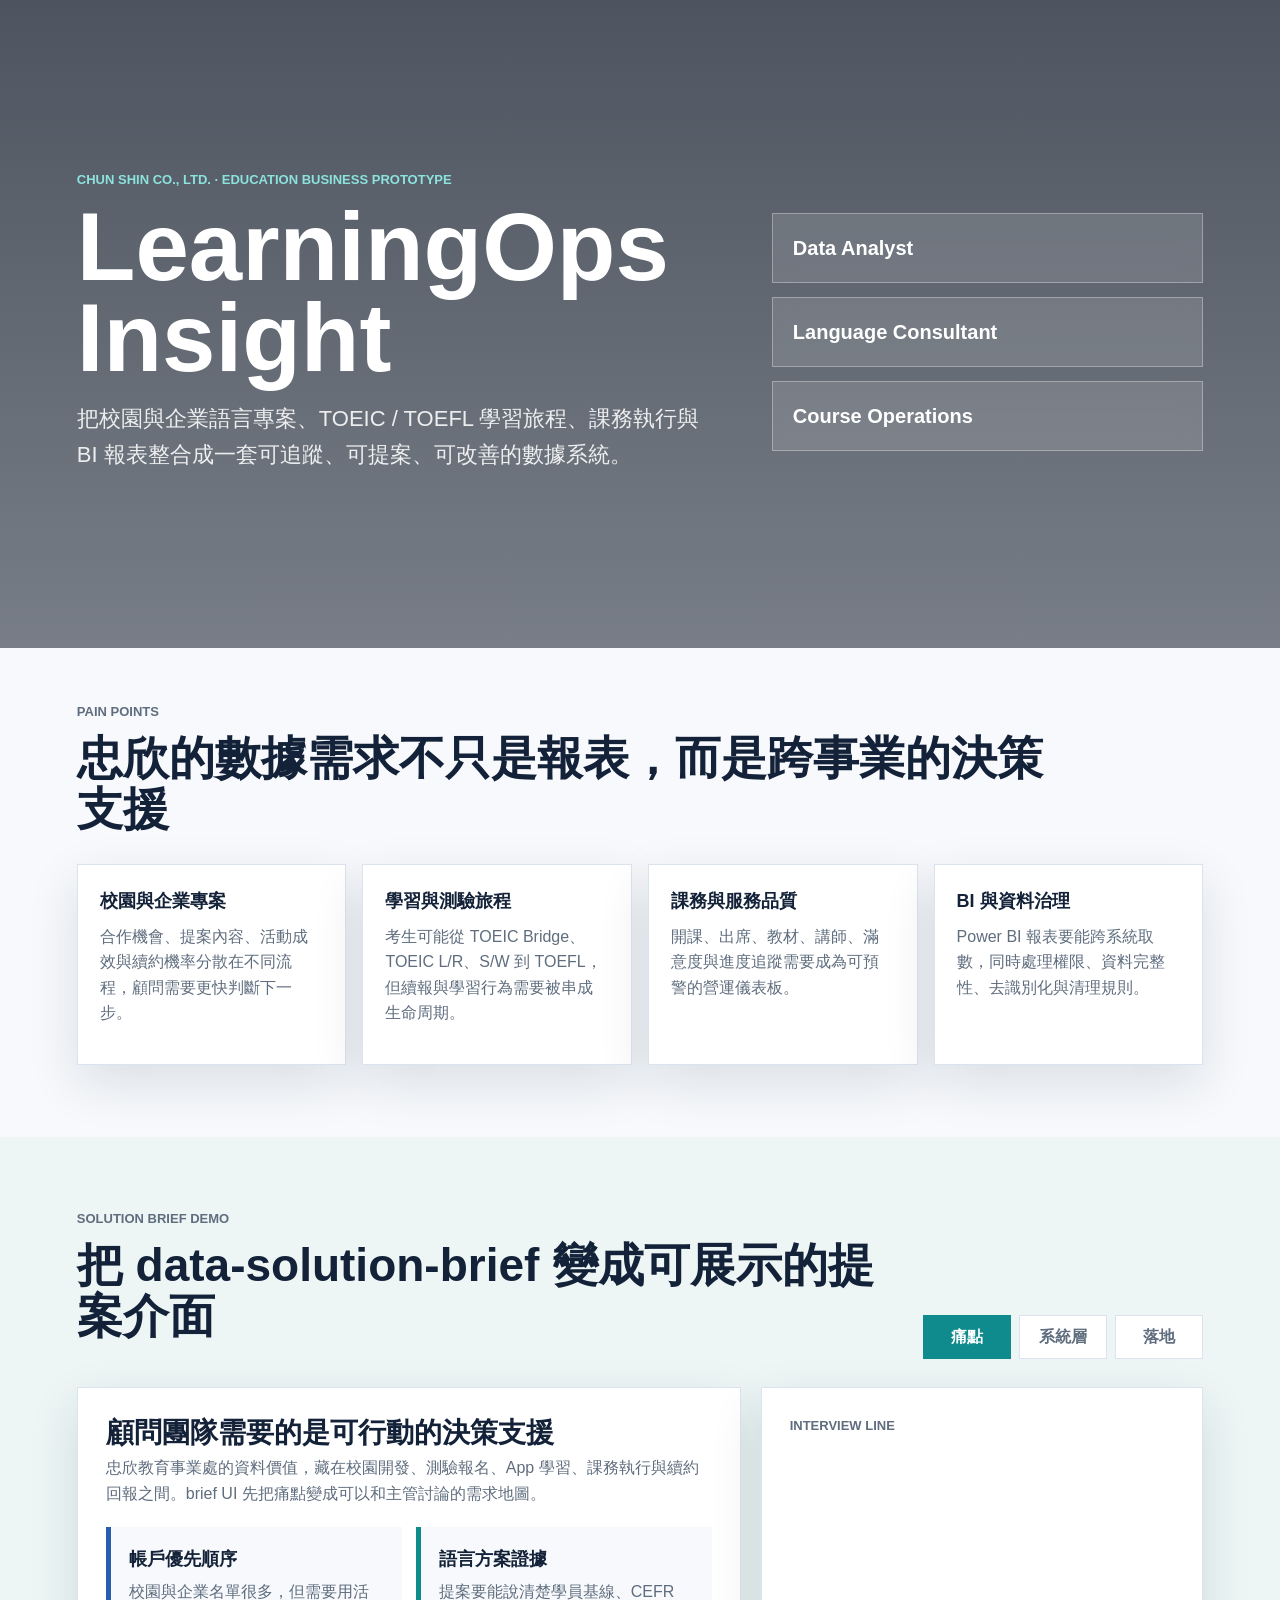
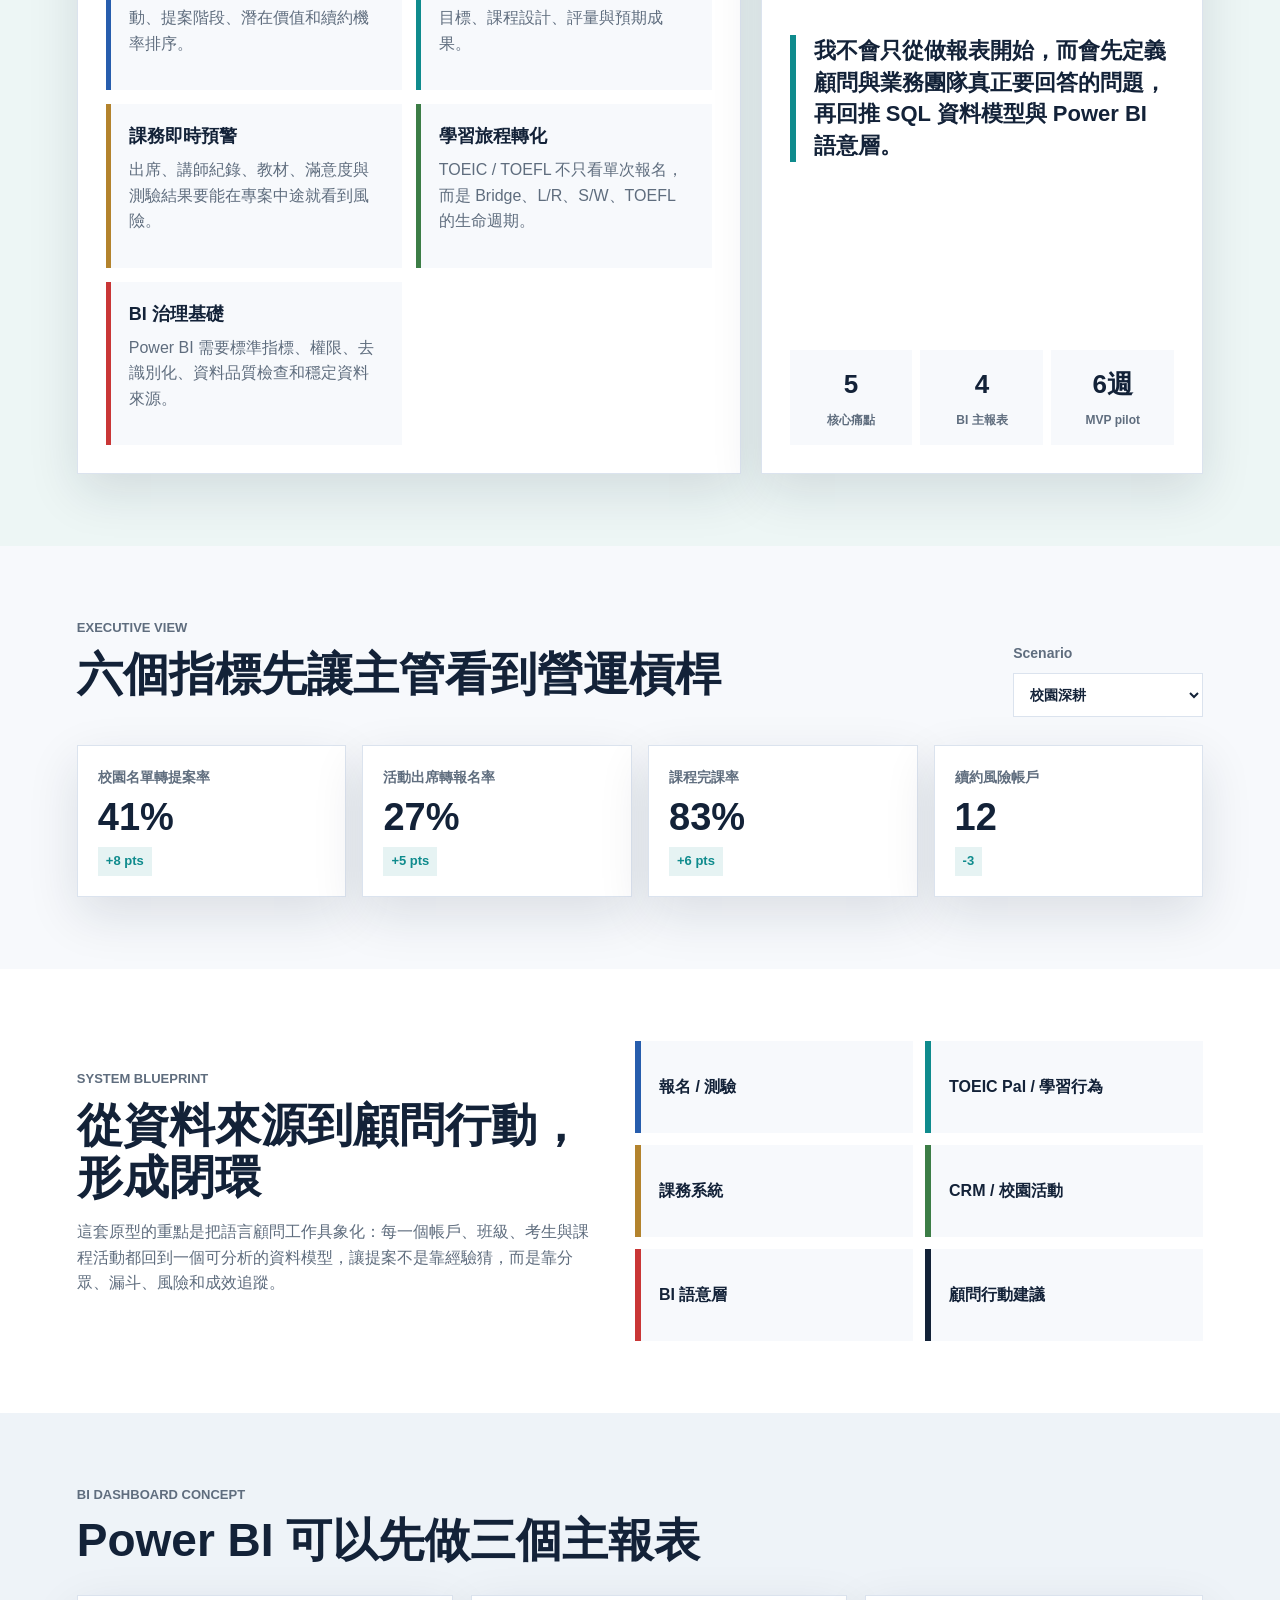
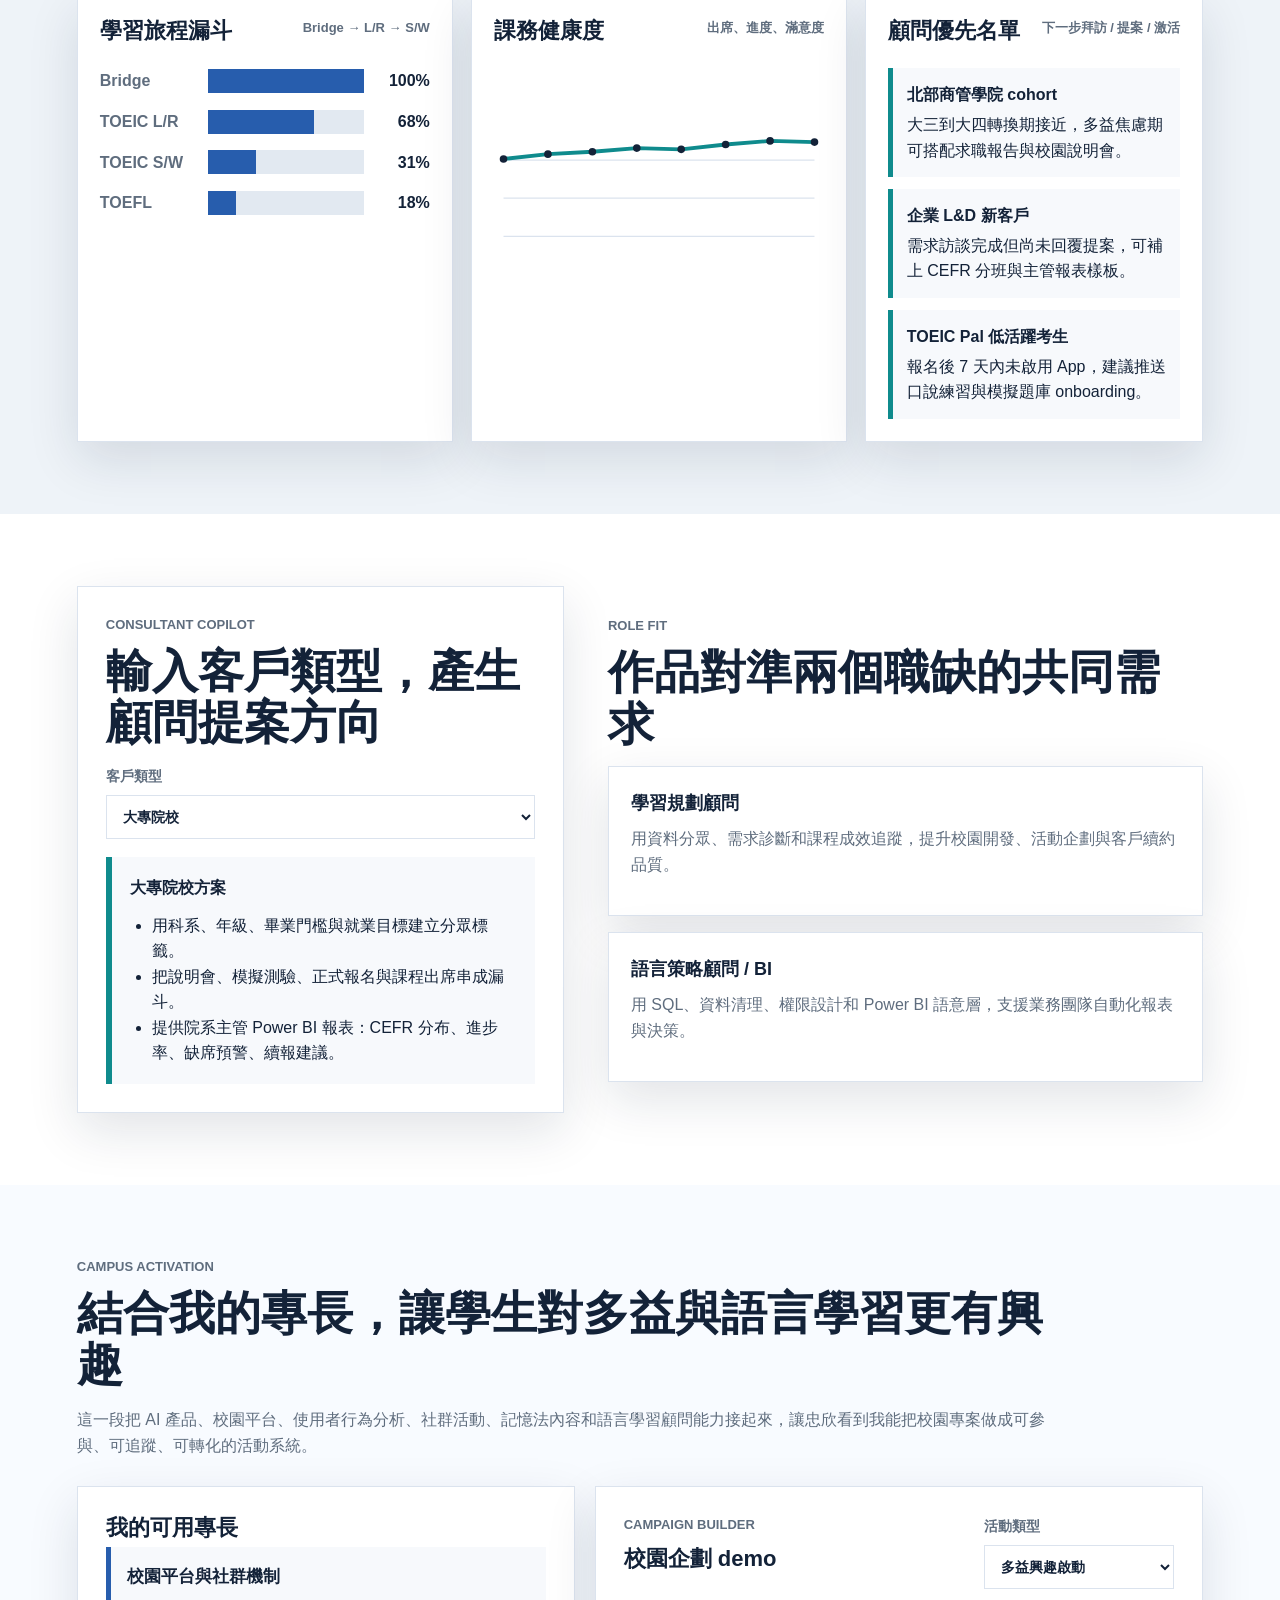
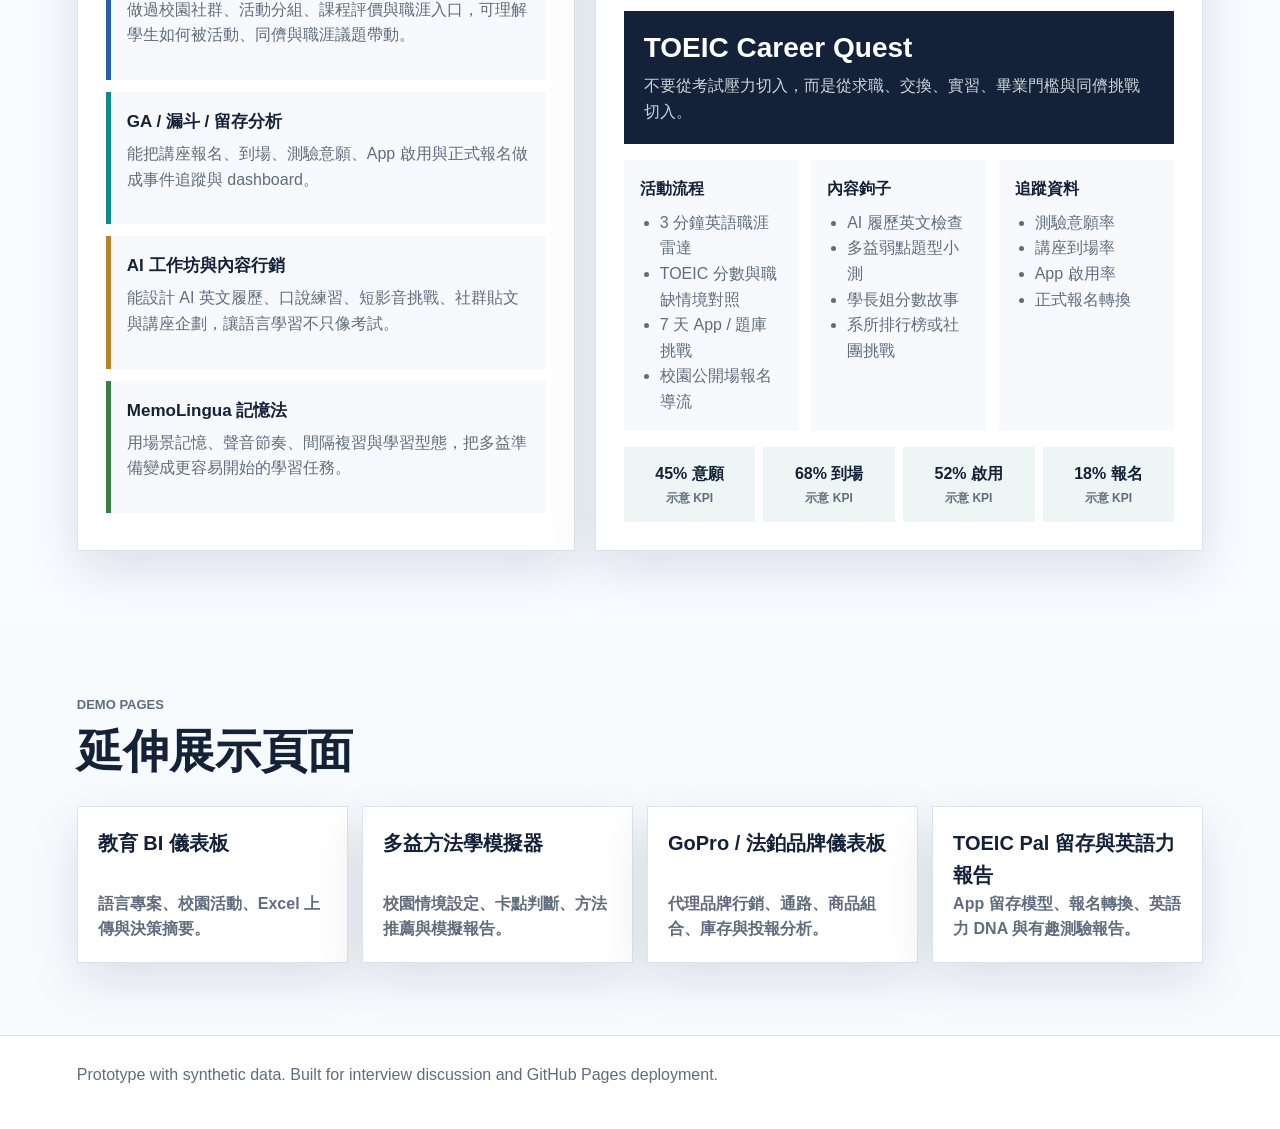
<file: index.html>
<!doctype html>
<html lang="zh-Hant">
  <head>
    <meta charset="utf-8" />
    <meta name="viewport" content="width=device-width, initial-scale=1" />
    <title>Chun Shin LearningOps Insight</title>
    <link rel="stylesheet" href="./styles.css" />
  </head>
  <body>
    <header class="site-header">
      <div>
        <p class="eyebrow">Chun Shin Co., Ltd. · Education Business Prototype</p>
        <h1>LearningOps Insight</h1>
        <p class="lede">
          把校園與企業語言專案、TOEIC / TOEFL 學習旅程、課務執行與 BI 報表整合成一套可追蹤、可提案、可改善的數據系統。
        </p>
      </div>
      <div class="header-panel" aria-label="Solution focus">
        <span>Data Analyst</span>
        <span>Language Consultant</span>
        <span>Course Operations</span>
      </div>
    </header>

    <main>
      <section class="section section-tight">
        <div class="section-heading">
          <p class="eyebrow">Pain Points</p>
          <h2>忠欣的數據需求不只是報表，而是跨事業的決策支援</h2>
        </div>
        <div class="pain-grid">
          <article>
            <strong>校園與企業專案</strong>
            <p>合作機會、提案內容、活動成效與續約機率分散在不同流程，顧問需要更快判斷下一步。</p>
          </article>
          <article>
            <strong>學習與測驗旅程</strong>
            <p>考生可能從 TOEIC Bridge、TOEIC L/R、S/W 到 TOEFL，但續報與學習行為需要被串成生命周期。</p>
          </article>
          <article>
            <strong>課務與服務品質</strong>
            <p>開課、出席、教材、講師、滿意度與進度追蹤需要成為可預警的營運儀表板。</p>
          </article>
          <article>
            <strong>BI 與資料治理</strong>
            <p>Power BI 報表要能跨系統取數，同時處理權限、資料完整性、去識別化與清理規則。</p>
          </article>
        </div>
      </section>

      <section class="section brief-section" id="solutionBrief">
        <div class="section-heading row-heading">
          <div>
            <p class="eyebrow">Solution Brief Demo</p>
            <h2>把 data-solution-brief 變成可展示的提案介面</h2>
          </div>
          <div class="brief-tabs" role="tablist" aria-label="Solution brief sections">
            <button class="brief-tab active" type="button" data-brief-tab="pain">痛點</button>
            <button class="brief-tab" type="button" data-brief-tab="system">系統層</button>
            <button class="brief-tab" type="button" data-brief-tab="roadmap">落地</button>
          </div>
        </div>
        <div class="brief-shell">
          <div class="brief-panel" id="briefPanel" aria-live="polite"></div>
          <aside class="brief-aside">
            <p class="eyebrow">Interview Line</p>
            <blockquote>
              我不會只從做報表開始，而會先定義顧問與業務團隊真正要回答的問題，再回推 SQL 資料模型與 Power BI 語意層。
            </blockquote>
            <div class="brief-stats">
              <div>
                <strong>5</strong>
                <span>核心痛點</span>
              </div>
              <div>
                <strong>4</strong>
                <span>BI 主報表</span>
              </div>
              <div>
                <strong>6週</strong>
                <span>MVP pilot</span>
              </div>
            </div>
          </aside>
        </div>
      </section>

      <section class="section">
        <div class="section-heading row-heading">
          <div>
            <p class="eyebrow">Executive View</p>
            <h2>六個指標先讓主管看到營運槓桿</h2>
          </div>
          <label class="selector-label">
            Scenario
            <select id="scenarioSelect">
              <option value="campus">校園深耕</option>
              <option value="enterprise">企業專案</option>
              <option value="consumer">大眾考生</option>
            </select>
          </label>
        </div>
        <div class="kpi-grid" id="kpiGrid" aria-live="polite"></div>
      </section>

      <section class="section split">
        <div>
          <p class="eyebrow">System Blueprint</p>
          <h2>從資料來源到顧問行動，形成閉環</h2>
          <p>
            這套原型的重點是把語言顧問工作具象化：每一個帳戶、班級、考生與課程活動都回到一個可分析的資料模型，讓提案不是靠經驗猜，而是靠分眾、漏斗、風險和成效追蹤。
          </p>
        </div>
        <div class="flow" aria-label="Data flow">
          <div>報名 / 測驗</div>
          <div>TOEIC Pal / 學習行為</div>
          <div>課務系統</div>
          <div>CRM / 校園活動</div>
          <div>BI 語意層</div>
          <div>顧問行動建議</div>
        </div>
      </section>

      <section class="section dashboard-section">
        <div class="section-heading">
          <p class="eyebrow">BI Dashboard Concept</p>
          <h2>Power BI 可以先做三個主報表</h2>
        </div>
        <div class="dashboard-grid">
          <article class="chart-card">
            <div class="card-head">
              <h3>學習旅程漏斗</h3>
              <span>Bridge → L/R → S/W</span>
            </div>
            <div id="funnelChart" class="bar-chart"></div>
          </article>
          <article class="chart-card">
            <div class="card-head">
              <h3>課務健康度</h3>
              <span>出席、進度、滿意度</span>
            </div>
            <div id="courseChart" class="line-chart"></div>
          </article>
          <article class="chart-card">
            <div class="card-head">
              <h3>顧問優先名單</h3>
              <span>下一步拜訪 / 提案 / 激活</span>
            </div>
            <ul id="priorityList" class="priority-list"></ul>
          </article>
        </div>
      </section>

      <section class="section split reverse">
        <div class="recommendation-panel">
          <p class="eyebrow">Consultant Copilot</p>
          <h2>輸入客戶類型，產生顧問提案方向</h2>
          <label>
            客戶類型
            <select id="clientType">
              <option value="university">大專院校</option>
              <option value="enterprise">企業 HR / L&D</option>
              <option value="highschool">高中職 / 技職體系</option>
            </select>
          </label>
          <div id="recommendation" class="recommendation"></div>
        </div>
        <div>
          <p class="eyebrow">Role Fit</p>
          <h2>作品對準兩個職缺的共同需求</h2>
          <div class="role-list">
            <div>
              <strong>學習規劃顧問</strong>
              <p>用資料分眾、需求診斷和課程成效追蹤，提升校園開發、活動企劃與客戶續約品質。</p>
            </div>
            <div>
              <strong>語言策略顧問 / BI</strong>
              <p>用 SQL、資料清理、權限設計和 Power BI 語意層，支援業務團隊自動化報表與決策。</p>
            </div>
          </div>
        </div>
      </section>

      <section class="section campus-section" id="campusActivation">
        <div class="section-heading">
          <p class="eyebrow">Campus Activation</p>
          <h2>結合我的專長，讓學生對多益與語言學習更有興趣</h2>
          <p>
            這一段把 AI 產品、校園平台、使用者行為分析、社群活動、記憶法內容和語言學習顧問能力接起來，讓忠欣看到我能把校園專案做成可參與、可追蹤、可轉化的活動系統。
          </p>
        </div>

        <div class="campus-grid">
          <div class="expertise-panel">
            <h3>我的可用專長</h3>
            <div class="expertise-list">
              <article>
                <strong>校園平台與社群機制</strong>
                <p>做過校園社群、活動分組、課程評價與職涯入口，可理解學生如何被活動、同儕與職涯議題帶動。</p>
              </article>
              <article>
                <strong>GA / 漏斗 / 留存分析</strong>
                <p>能把講座報名、到場、測驗意願、App 啟用與正式報名做成事件追蹤與 dashboard。</p>
              </article>
              <article>
                <strong>AI 工作坊與內容行銷</strong>
                <p>能設計 AI 英文履歷、口說練習、短影音挑戰、社群貼文與講座企劃，讓語言學習不只像考試。</p>
              </article>
              <article>
                <strong>MemoLingua 記憶法</strong>
                <p>用場景記憶、聲音節奏、間隔複習與學習型態，把多益準備變成更容易開始的學習任務。</p>
              </article>
            </div>
          </div>

          <div class="campaign-panel">
            <div class="card-head">
              <div>
                <p class="eyebrow">Campaign Builder</p>
                <h3>校園企劃 demo</h3>
              </div>
              <label class="selector-label">
                活動類型
                <select id="campaignType">
                  <option value="toeic">多益興趣啟動</option>
                  <option value="lecture">XX 語言講座</option>
                  <option value="club">社團合作企劃</option>
                  <option value="memory">記憶學習工作坊</option>
                </select>
              </label>
            </div>
            <div id="campaignDetail" class="campaign-detail" aria-live="polite"></div>
          </div>
        </div>
      </section>

      <section class="section demo-links-section">
        <div class="section-heading">
          <p class="eyebrow">Demo Pages</p>
          <h2>延伸展示頁面</h2>
        </div>
        <div class="demo-links">
          <a href="./bi-dashboard.html">
            <strong>教育 BI 儀表板</strong>
            <span>語言專案、校園活動、Excel 上傳與決策摘要。</span>
          </a>
          <a href="./method-simulator-dashboard.html">
            <strong>多益方法學模擬器</strong>
            <span>校園情境設定、卡點判斷、方法推薦與模擬報告。</span>
          </a>
          <a href="./brand-dashboard.html">
            <strong>GoPro / 法鉑品牌儀表板</strong>
            <span>代理品牌行銷、通路、商品組合、庫存與投報分析。</span>
          </a>
          <a href="./toeic-pal-report.html">
            <strong>TOEIC Pal 留存與英語力報告</strong>
            <span>App 留存模型、報名轉換、英語力 DNA 與有趣測驗報告。</span>
          </a>
        </div>
      </section>
    </main>

    <footer>
      <p>Prototype with synthetic data. Built for interview discussion and GitHub Pages deployment.</p>
    </footer>

    <script src="./app.js"></script>
  </body>
</html>
</file>
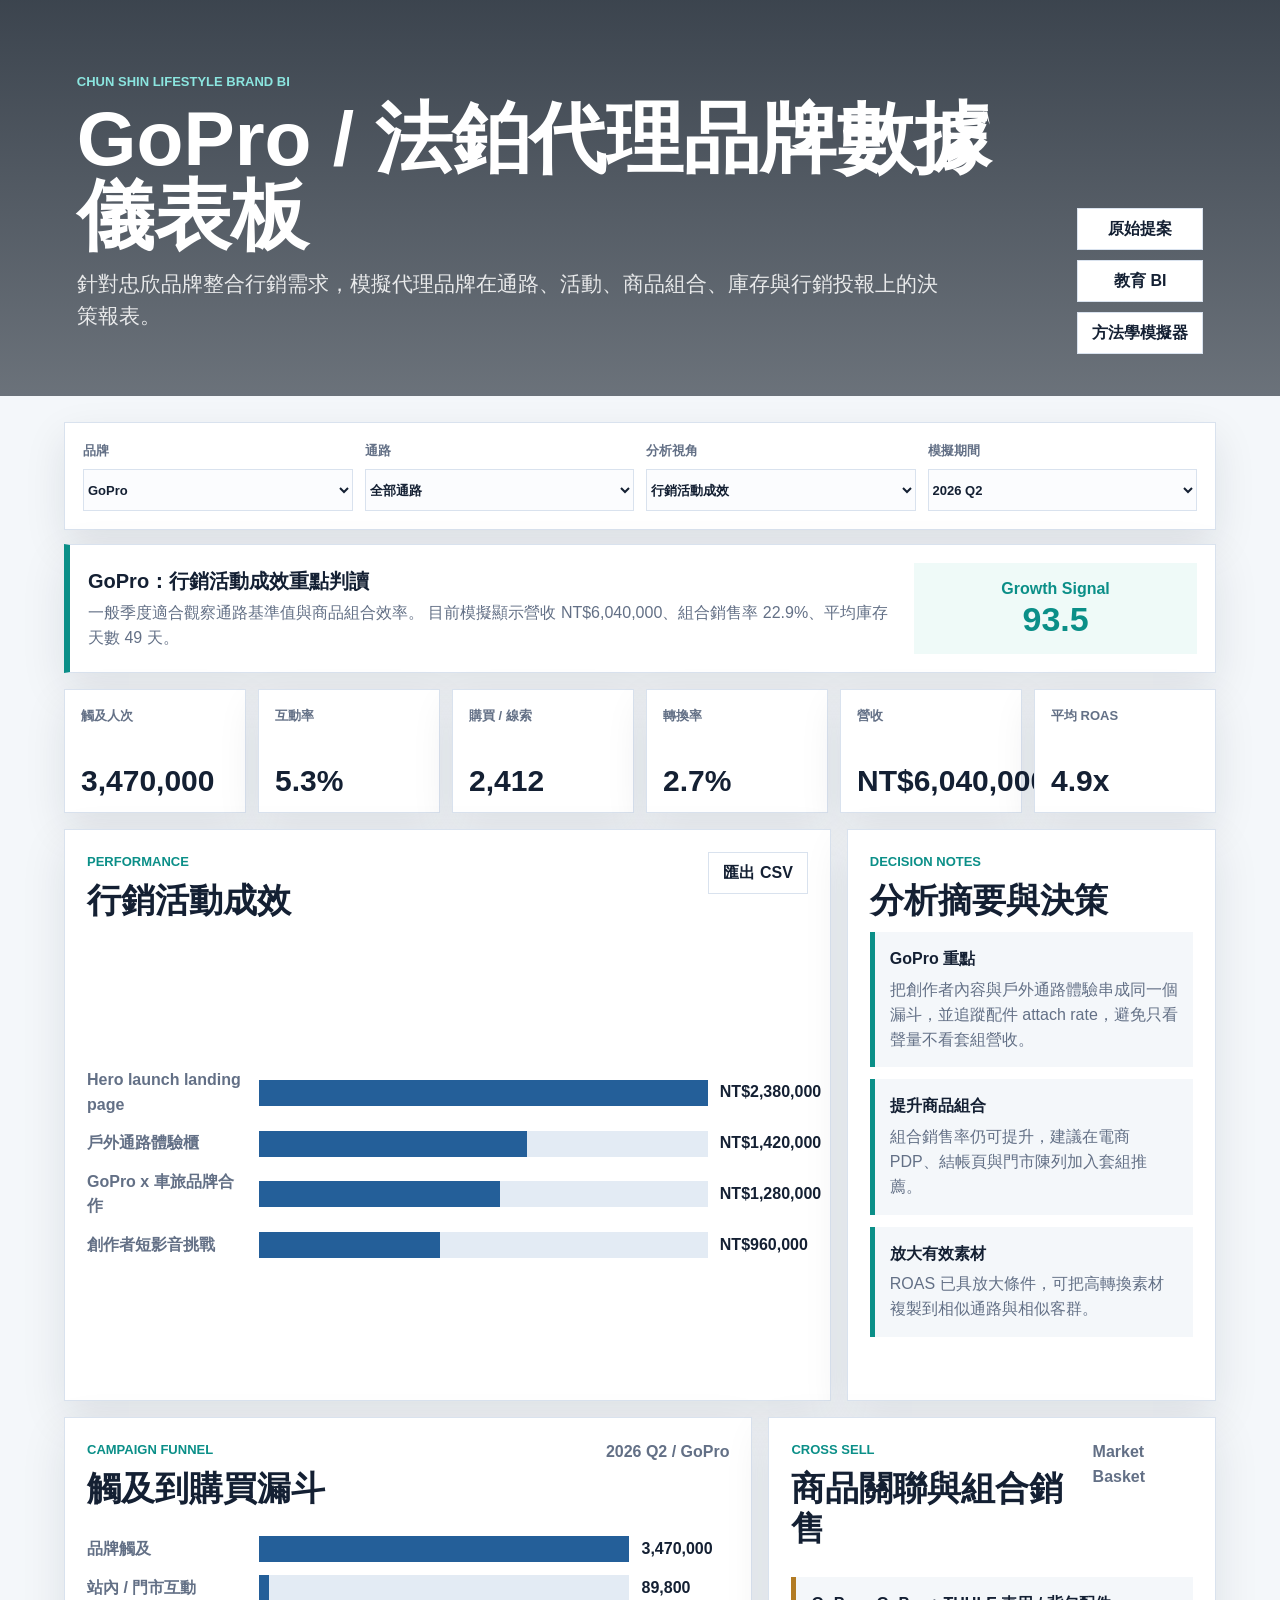
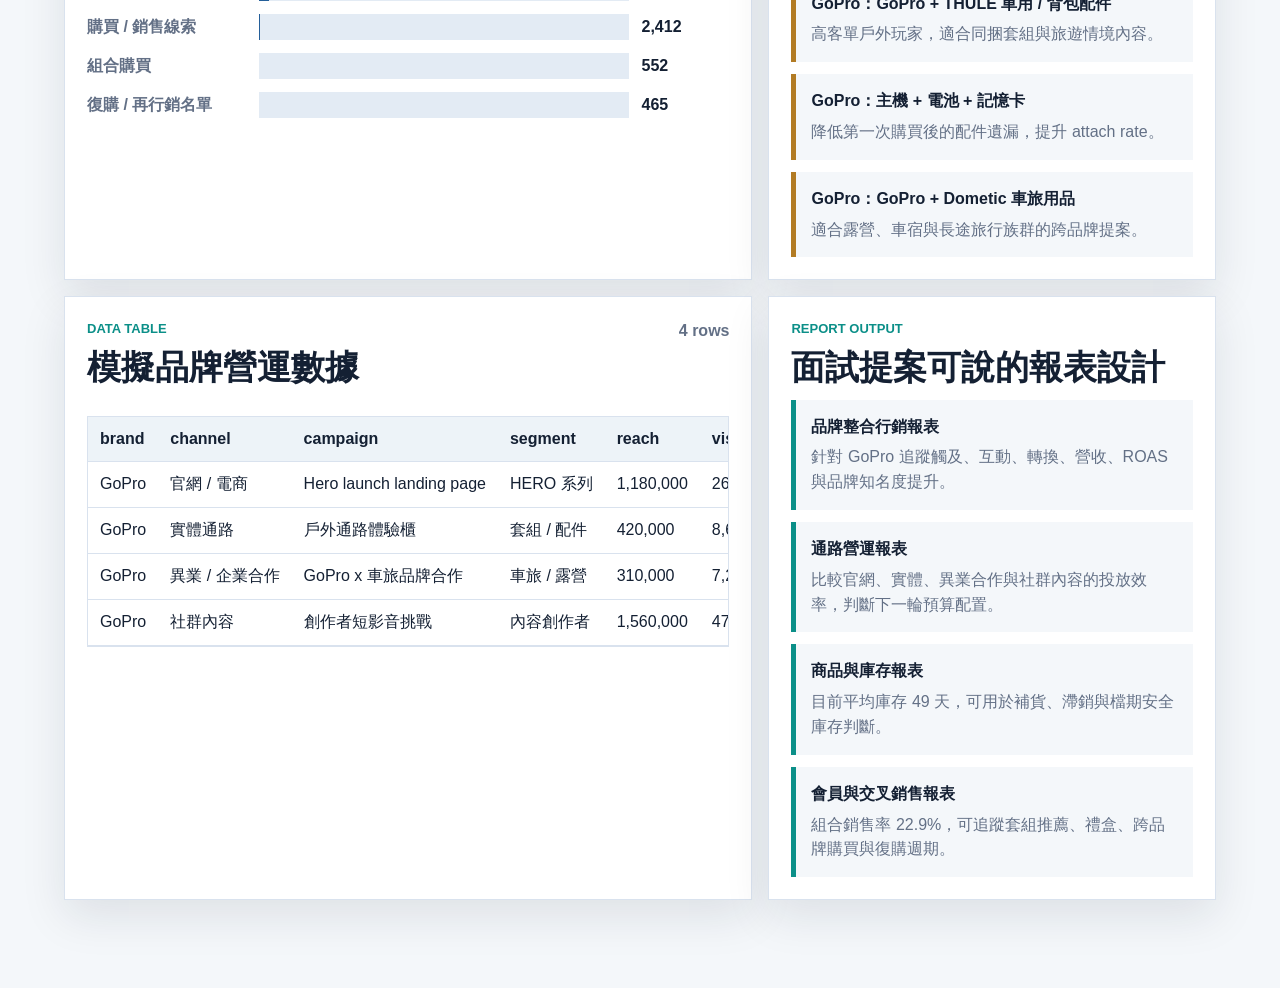
<file: brand-dashboard.html>
<!doctype html>
<html lang="zh-Hant">
  <head>
    <meta charset="utf-8" />
    <meta name="viewport" content="width=device-width, initial-scale=1" />
    <title>Chun Shin Lifestyle Brand BI Demo</title>
    <link rel="stylesheet" href="./brand-dashboard.css" />
  </head>
  <body>
    <header class="brand-header">
      <div>
        <p class="eyebrow">Chun Shin Lifestyle Brand BI</p>
        <h1>GoPro / 法鉑代理品牌數據儀表板</h1>
        <p class="lede">
          針對忠欣品牌整合行銷需求，模擬代理品牌在通路、活動、商品組合、庫存與行銷投報上的決策報表。
        </p>
      </div>
      <div class="header-actions">
        <a href="./index.html">原始提案</a>
        <a href="./bi-dashboard.html">教育 BI</a>
        <a href="./method-simulator-dashboard.html">方法學模擬器</a>
      </div>
    </header>

    <main>
      <section class="control-panel" aria-label="Brand dashboard controls">
        <label>
          品牌
          <select id="brandSelect">
            <option value="gopro">GoPro</option>
            <option value="fabre">法鉑</option>
            <option value="all">雙品牌比較</option>
          </select>
        </label>
        <label>
          通路
          <select id="channelSelect">
            <option value="all">全部通路</option>
            <option value="ecommerce">官網 / 電商</option>
            <option value="retail">實體通路</option>
            <option value="partner">異業 / 企業合作</option>
            <option value="social">社群內容</option>
          </select>
        </label>
        <label>
          分析視角
          <select id="viewSelect">
            <option value="campaign">行銷活動成效</option>
            <option value="product">商品組合</option>
            <option value="inventory">庫存與補貨</option>
            <option value="audience">客群分眾</option>
          </select>
        </label>
        <label>
          模擬期間
          <select id="periodSelect">
            <option value="q2">2026 Q2</option>
            <option value="summer">暑期檔期</option>
            <option value="holiday">年末禮盒檔期</option>
          </select>
        </label>
      </section>

      <section class="insight-strip" id="insightStrip"></section>

      <section class="kpi-grid" id="kpiGrid" aria-live="polite"></section>

      <section class="dashboard-grid">
        <article class="panel chart-panel">
          <div class="panel-head">
            <div>
              <p class="eyebrow">Performance</p>
              <h2 id="primaryTitle">品牌行銷成效</h2>
            </div>
            <button id="exportCsv" type="button">匯出 CSV</button>
          </div>
          <div class="chart-stage" id="primaryChart"></div>
        </article>

        <aside class="panel">
          <p class="eyebrow">Decision Notes</p>
          <h2>分析摘要與決策</h2>
          <div class="decision-list" id="decisionList"></div>
        </aside>
      </section>

      <section class="dashboard-grid secondary">
        <article class="panel">
          <div class="panel-head">
            <div>
              <p class="eyebrow">Campaign Funnel</p>
              <h2>觸及到購買漏斗</h2>
            </div>
            <span class="pill" id="funnelLabel">Mock data</span>
          </div>
          <div class="funnel" id="funnelChart"></div>
        </article>

        <article class="panel">
          <div class="panel-head">
            <div>
              <p class="eyebrow">Cross Sell</p>
              <h2>商品關聯與組合銷售</h2>
            </div>
            <span class="pill">Market Basket</span>
          </div>
          <div class="basket-grid" id="basketGrid"></div>
        </article>
      </section>

      <section class="dashboard-grid secondary">
        <article class="panel">
          <div class="panel-head">
            <div>
              <p class="eyebrow">Data Table</p>
              <h2>模擬品牌營運數據</h2>
            </div>
            <span id="rowCount" class="row-count"></span>
          </div>
          <div class="table-wrap">
            <table id="dataTable"></table>
          </div>
        </article>

        <article class="panel">
          <p class="eyebrow">Report Output</p>
          <h2>面試提案可說的報表設計</h2>
          <div class="report-list" id="reportList"></div>
        </article>
      </section>
    </main>

    <script src="./brand-dashboard.js"></script>
  </body>
</html>
</file>
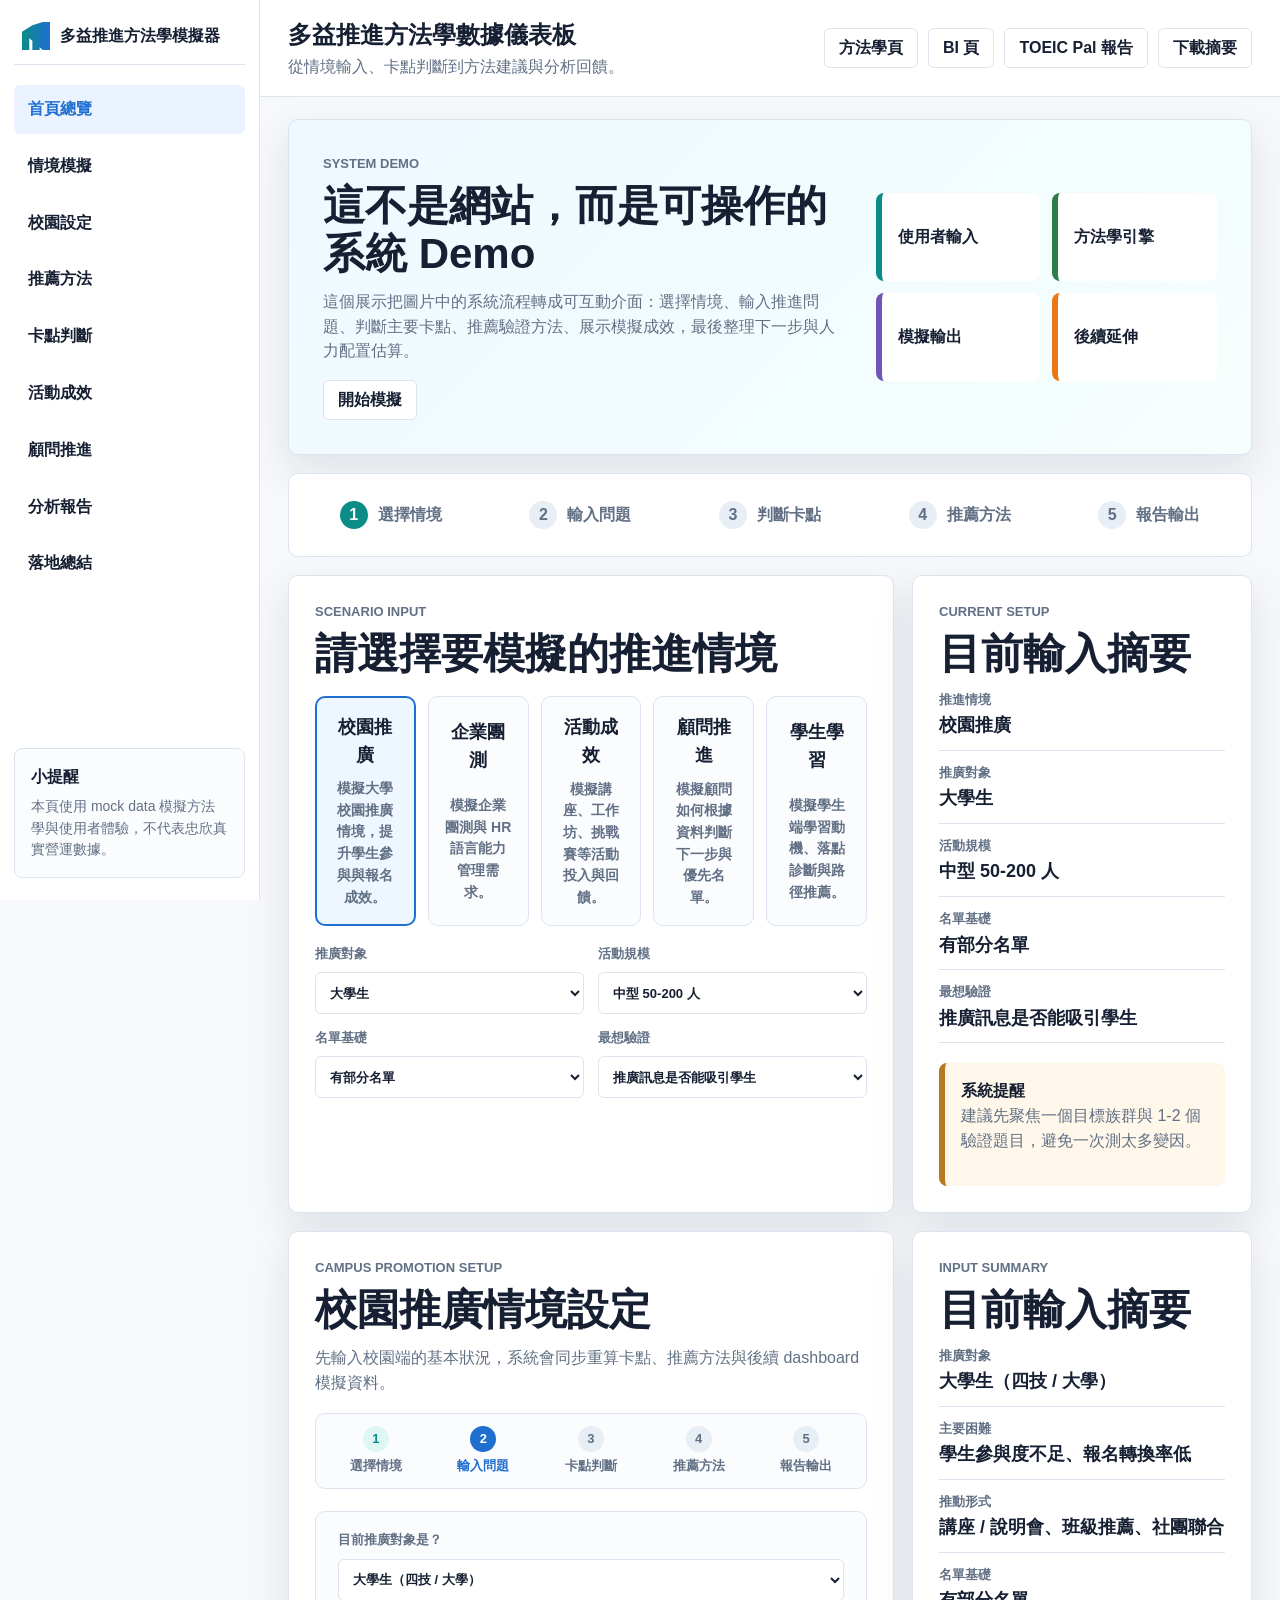
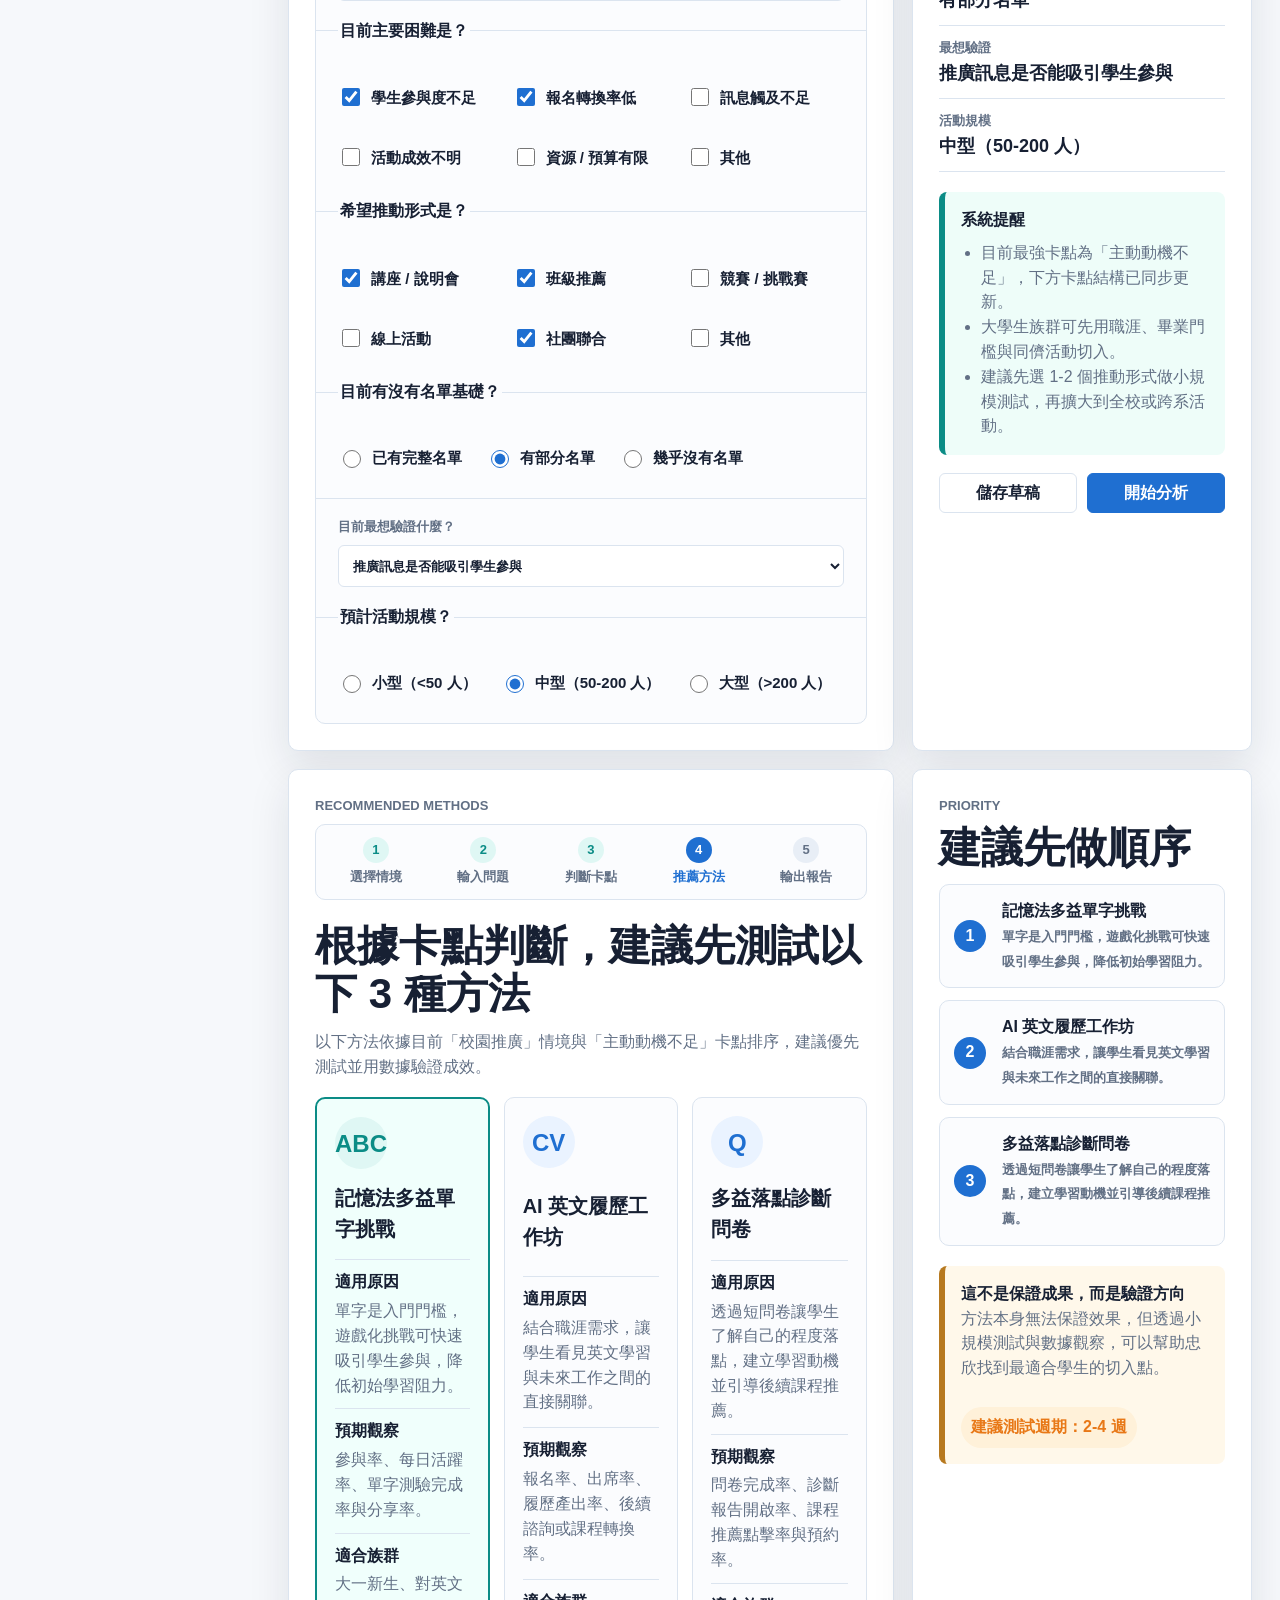
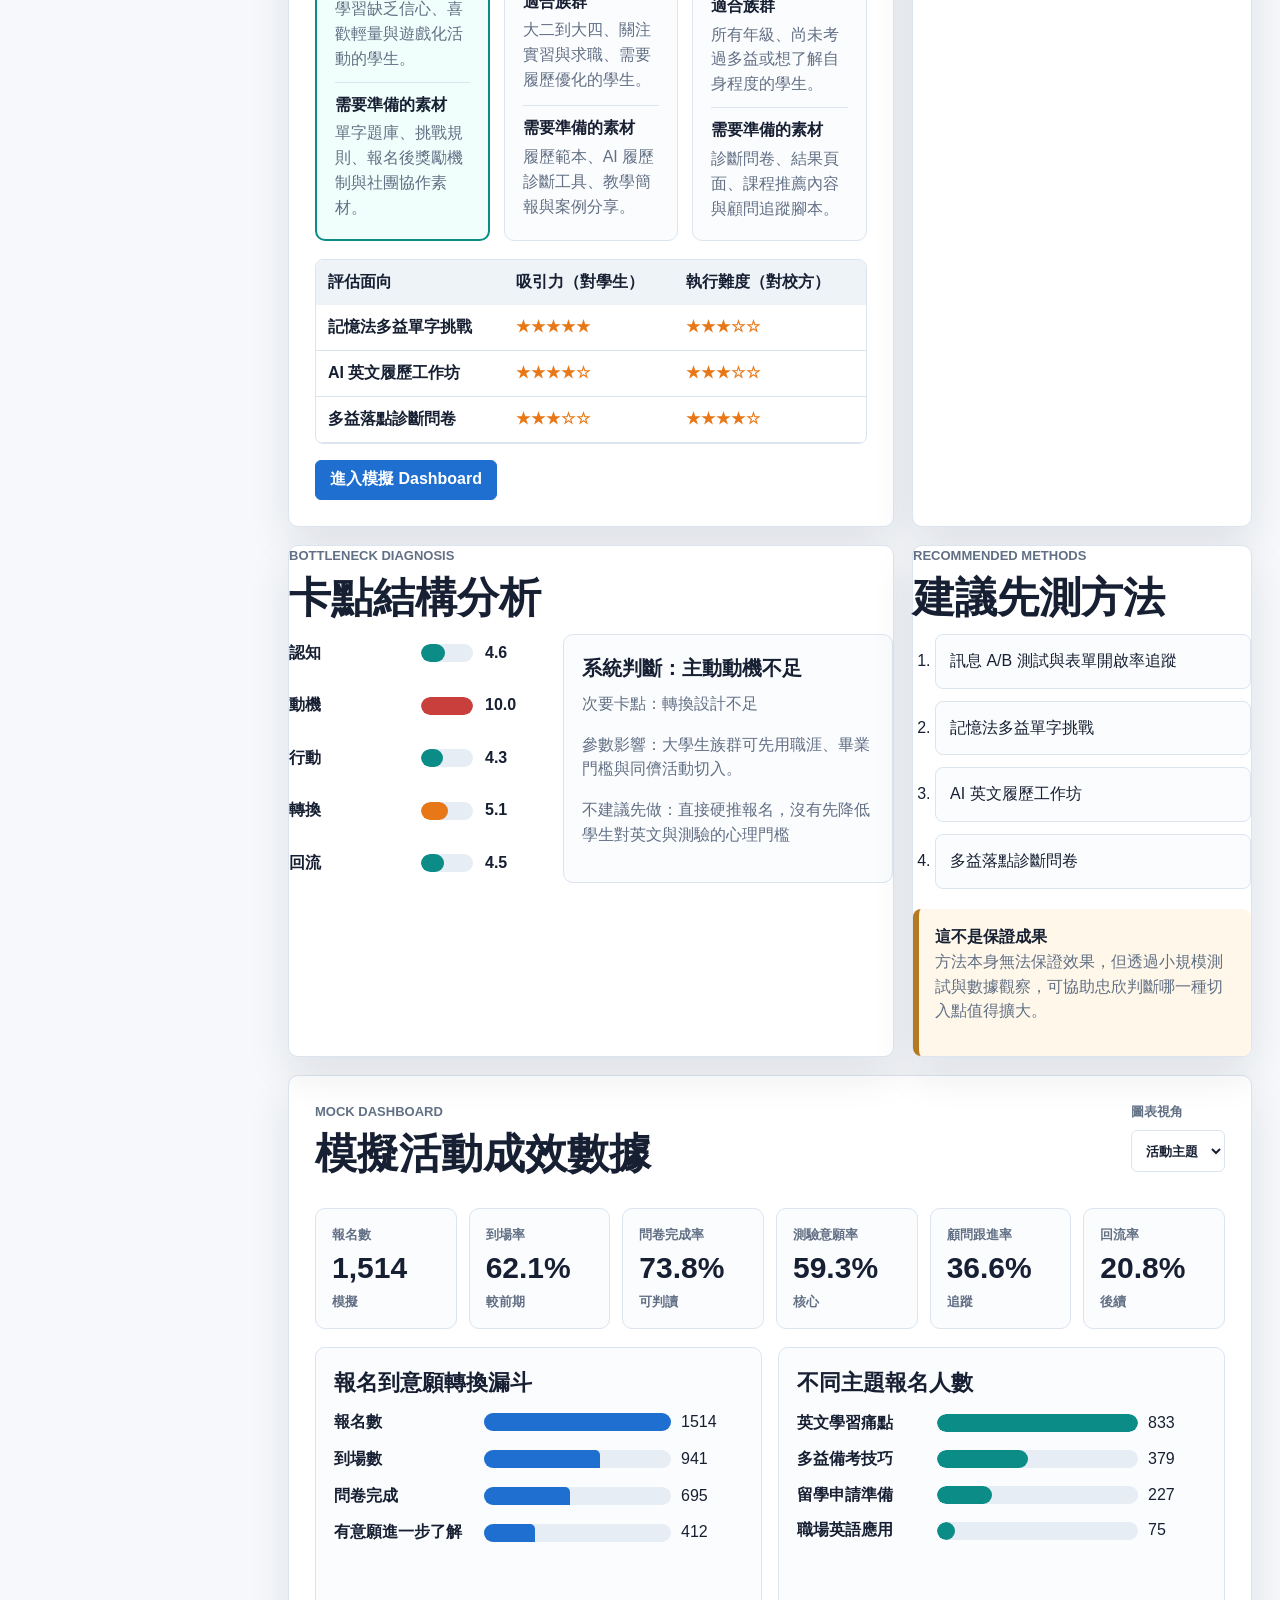
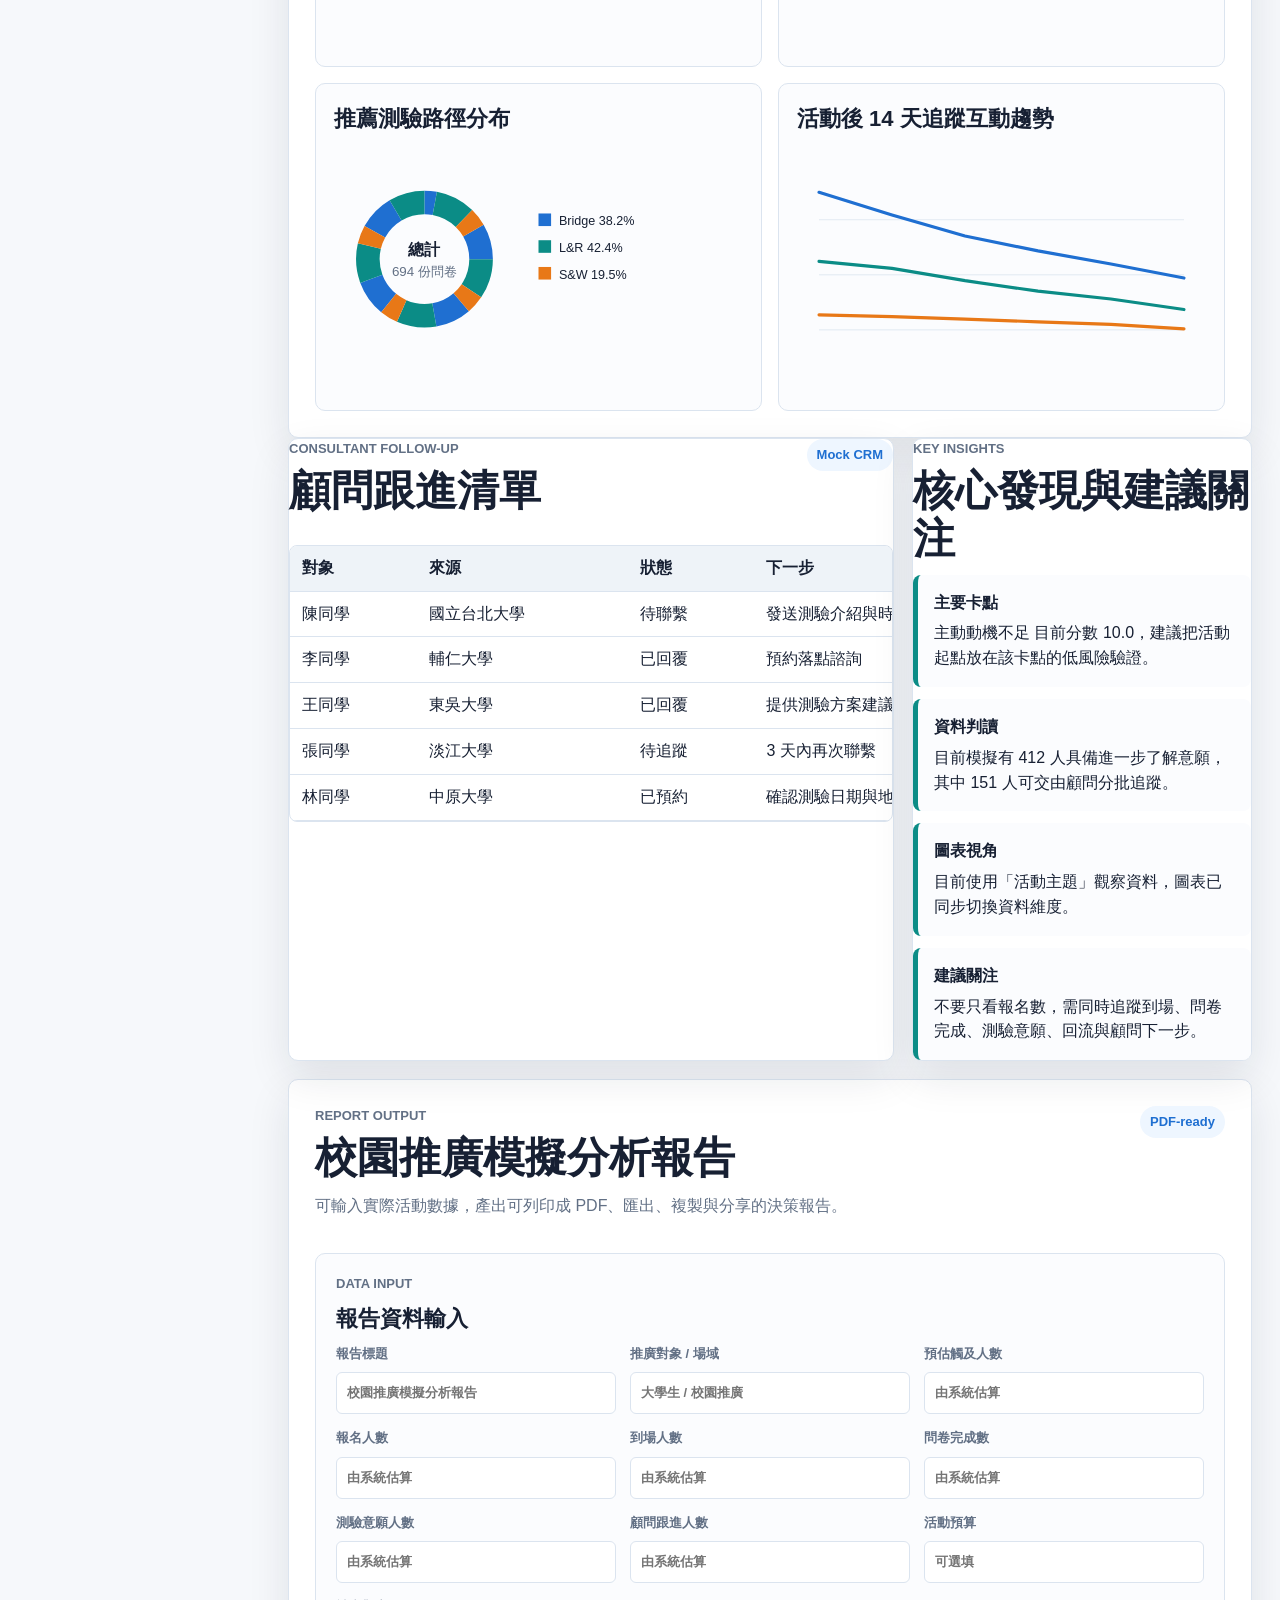
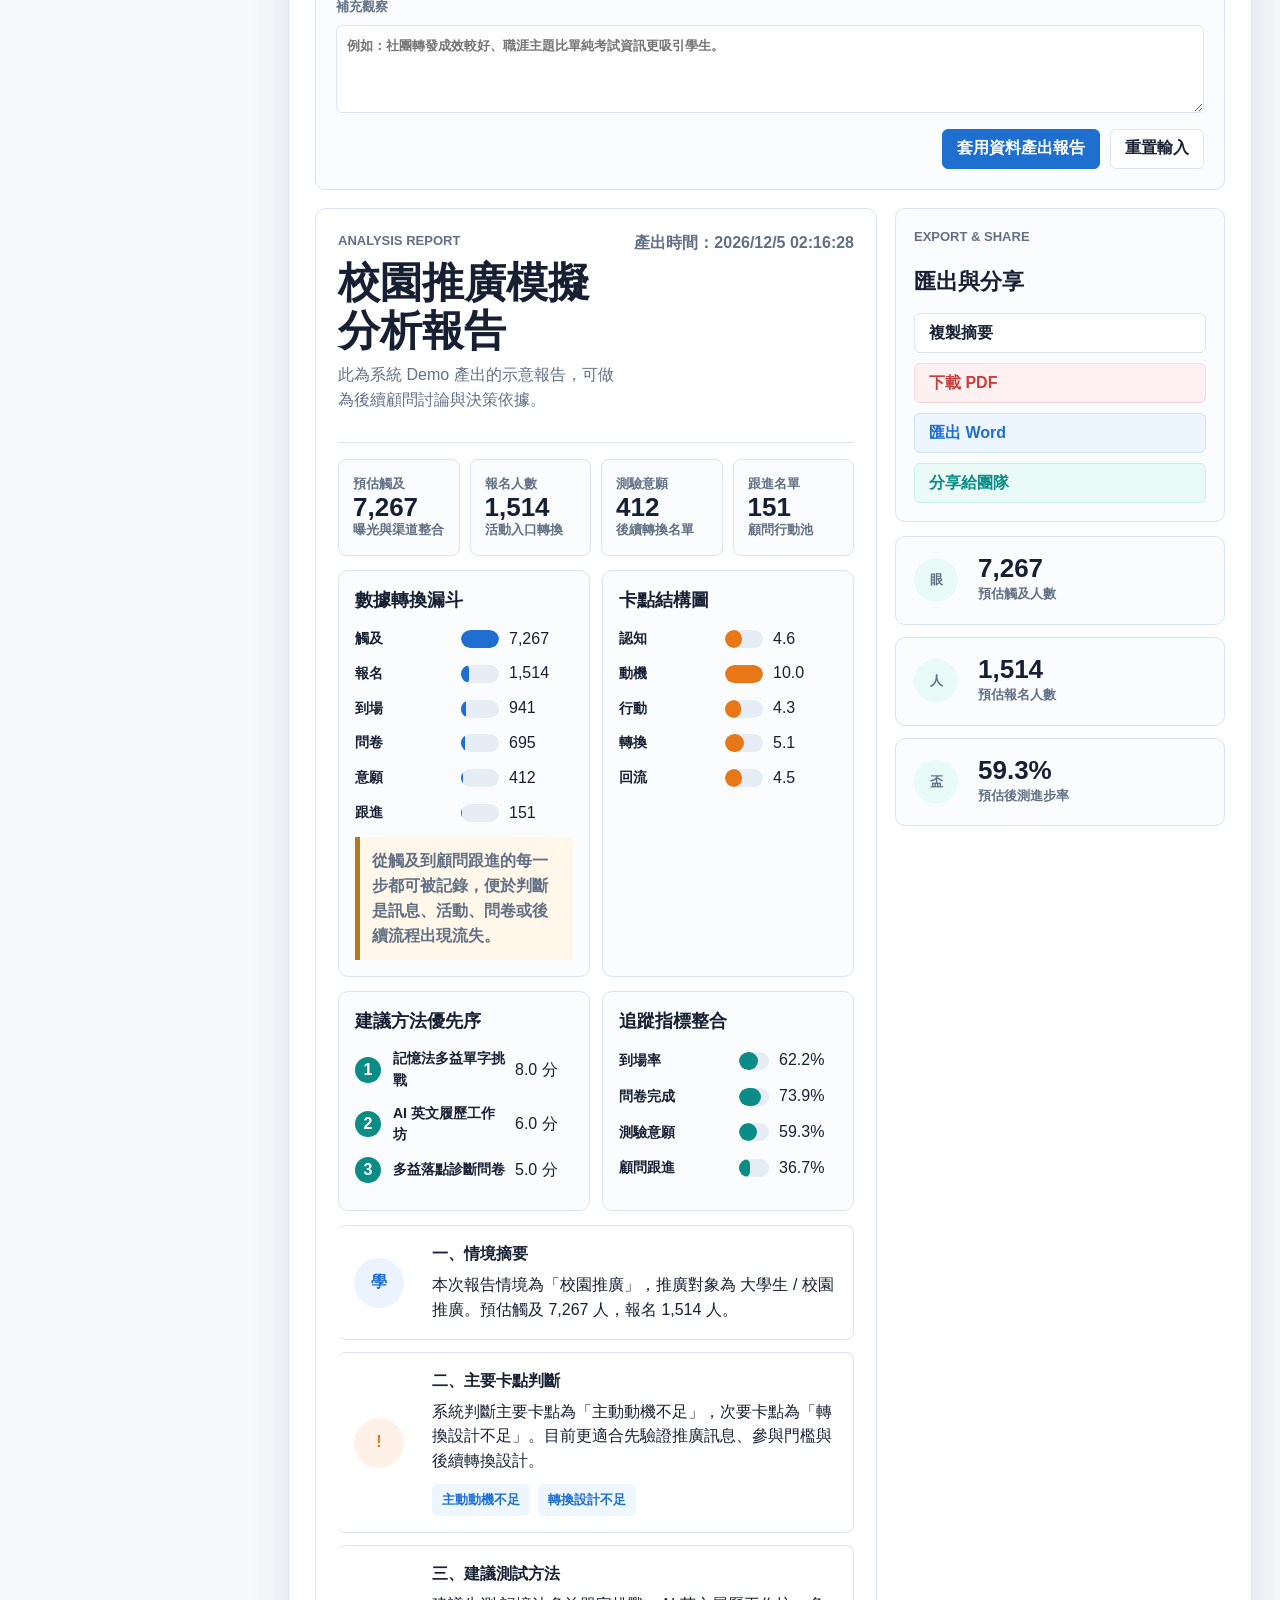
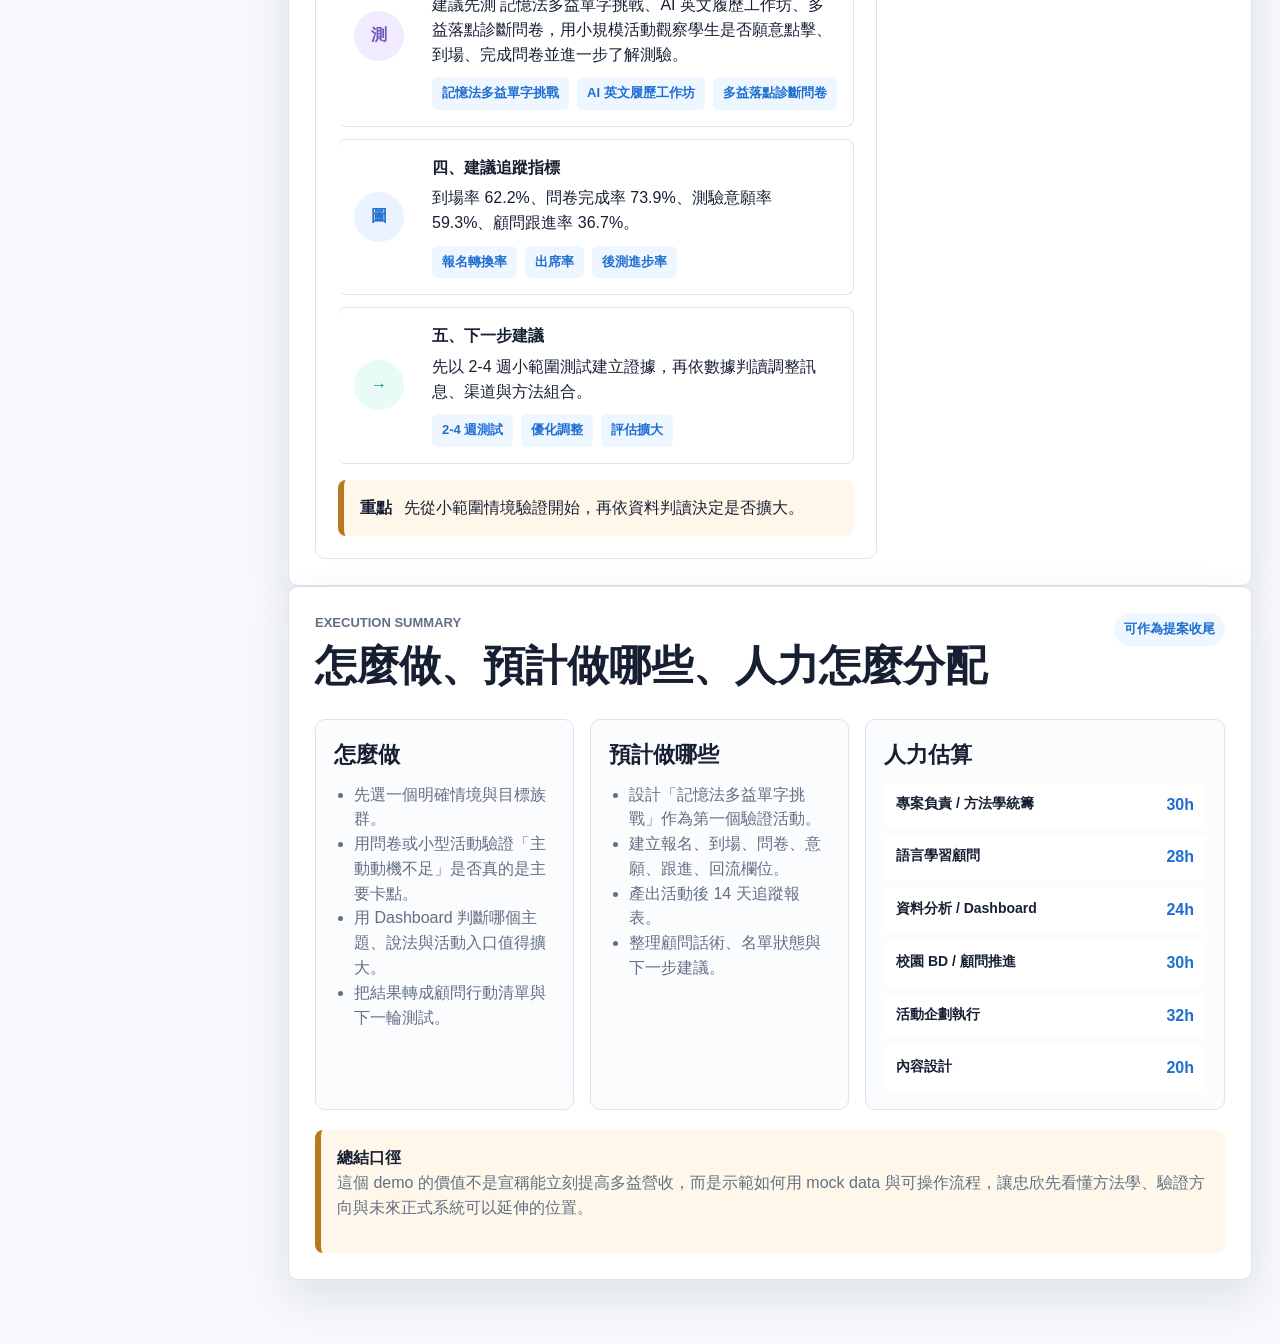
<file: method-simulator-dashboard.html>
<!doctype html>
<html lang="zh-Hant">
  <head>
    <meta charset="utf-8" />
    <meta name="viewport" content="width=device-width, initial-scale=1" />
    <title>多益推進方法學模擬器 Dashboard</title>
    <link rel="stylesheet" href="./method-simulator-dashboard.css" />
  </head>
  <body>
    <div class="app-shell">
      <aside class="sidebar">
        <div class="brand">
          <span class="brand-mark"></span>
          <strong>多益推進方法學模擬器</strong>
        </div>
        <nav aria-label="Dashboard navigation">
          <a class="nav-link active" href="#overview" data-section="overview">首頁總覽</a>
          <a class="nav-link" href="#scenario" data-section="scenario">情境模擬</a>
          <a class="nav-link" href="#campus-settings" data-section="campus-settings">校園設定</a>
          <a class="nav-link" href="#recommendation-methods" data-section="recommendation-methods">推薦方法</a>
          <a class="nav-link" href="#diagnosis" data-section="diagnosis">卡點判斷</a>
          <a class="nav-link" href="#dashboard" data-section="dashboard">活動成效</a>
          <a class="nav-link" href="#consultant" data-section="consultant">顧問推進</a>
          <a class="nav-link" href="#report" data-section="report">分析報告</a>
          <a class="nav-link" href="#summary" data-section="summary">落地總結</a>
        </nav>
        <div class="hint-box">
          <strong>小提醒</strong>
          <p>本頁使用 mock data 模擬方法學與使用者體驗，不代表忠欣真實營運數據。</p>
        </div>
      </aside>

      <div class="workspace">
        <header class="topbar">
          <div>
            <h1>多益推進方法學數據儀表板</h1>
            <p>從情境輸入、卡點判斷到方法建議與分析回饋。</p>
          </div>
          <div class="top-actions">
            <a href="./toeic-methodology.html">方法學頁</a>
            <a id="biDashboardLink" href="./bi-dashboard.html">BI 頁</a>
            <a href="./toeic-pal-report.html">TOEIC Pal 報告</a>
            <button id="downloadSummary" type="button">下載摘要</button>
          </div>
        </header>

        <main>
          <section class="panel hero-panel" id="overview">
            <div>
              <p class="eyebrow">System Demo</p>
              <h2>這不是網站，而是可操作的系統 Demo</h2>
              <p>
                這個展示把圖片中的系統流程轉成可互動介面：選擇情境、輸入推進問題、判斷主要卡點、推薦驗證方法、展示模擬成效，最後整理下一步與人力配置估算。
              </p>
              <button id="startSimulation" type="button">開始模擬</button>
            </div>
            <div class="system-graphic" aria-label="System layers">
              <span>使用者輸入</span>
              <span>方法學引擎</span>
              <span>模擬輸出</span>
              <span>後續延伸</span>
            </div>
          </section>

          <section class="stepper" aria-label="Simulation steps">
            <div class="step active"><span>1</span>選擇情境</div>
            <div class="step"><span>2</span>輸入問題</div>
            <div class="step"><span>3</span>判斷卡點</div>
            <div class="step"><span>4</span>推薦方法</div>
            <div class="step"><span>5</span>報告輸出</div>
          </section>

          <section class="section-grid" id="scenario">
            <article class="panel input-panel">
              <p class="eyebrow">Scenario Input</p>
              <h2>請選擇要模擬的推進情境</h2>
              <div class="scenario-cards" id="scenarioCards"></div>
              <div class="form-grid">
                <label>
                  推廣對象
                  <select id="targetSelect">
                    <option value="university">大學生</option>
                    <option value="freshman">大一到大二</option>
                    <option value="senior">大三到大四</option>
                    <option value="enterprise">企業員工</option>
                  </select>
                </label>
                <label>
                  活動規模
                  <select id="scaleSelect">
                    <option value="small">小型 50 人以下</option>
                    <option value="medium" selected>中型 50-200 人</option>
                    <option value="large">大型 200 人以上</option>
                  </select>
                </label>
                <label>
                  名單基礎
                  <select id="listSelect">
                    <option value="none">幾乎沒有名單</option>
                    <option value="partial" selected>有部分名單</option>
                    <option value="ready">已有完整名單</option>
                  </select>
                </label>
                <label>
                  最想驗證
                  <select id="goalSelect">
                    <option value="message">推廣訊息是否能吸引學生</option>
                    <option value="activity">哪種活動最能促進參與</option>
                    <option value="conversion">如何從活動轉成測驗意願</option>
                    <option value="followup">顧問後續怎麼追蹤</option>
                  </select>
                </label>
              </div>
            </article>

            <aside class="panel summary-panel">
              <p class="eyebrow">Current Setup</p>
              <h2>目前輸入摘要</h2>
              <dl id="setupSummary"></dl>
              <div class="system-notes">
                <strong>系統提醒</strong>
                <p>建議先聚焦一個目標族群與 1-2 個驗證題目，避免一次測太多變因。</p>
              </div>
            </aside>
          </section>

          <section class="section-grid campus-settings-grid" id="campus-settings">
            <article class="panel input-panel">
              <p class="eyebrow">Campus Promotion Setup</p>
              <h2>校園推廣情境設定</h2>
              <p>先輸入校園端的基本狀況，系統會同步重算卡點、推薦方法與後續 dashboard 模擬資料。</p>
              <div class="mini-stepper" aria-label="Campus promotion flow">
                <div class="mini-step done"><span>1</span>選擇情境</div>
                <div class="mini-step active"><span>2</span>輸入問題</div>
                <div class="mini-step"><span>3</span>卡點判斷</div>
                <div class="mini-step"><span>4</span>推薦方法</div>
                <div class="mini-step"><span>5</span>報告輸出</div>
              </div>

              <div class="campus-form">
                <label class="field-row">
                  目前推廣對象是？
                  <select id="campusTargetSelect">
                    <option value="university">大學生（四技 / 大學）</option>
                    <option value="freshman">大一到大二</option>
                    <option value="senior">大三到大四</option>
                    <option value="enterprise">企業員工</option>
                  </select>
                </label>

                <fieldset>
                  <legend>目前主要困難是？</legend>
                  <div class="check-grid">
                    <label><input type="checkbox" name="difficulty" value="engagement" checked />學生參與度不足</label>
                    <label><input type="checkbox" name="difficulty" value="registration" checked />報名轉換率低</label>
                    <label><input type="checkbox" name="difficulty" value="reach" />訊息觸及不足</label>
                    <label><input type="checkbox" name="difficulty" value="measurement" />活動成效不明</label>
                    <label><input type="checkbox" name="difficulty" value="resource" />資源 / 預算有限</label>
                    <label><input type="checkbox" name="difficulty" value="other" />其他</label>
                  </div>
                </fieldset>

                <fieldset>
                  <legend>希望推動形式是？</legend>
                  <div class="check-grid">
                    <label><input type="checkbox" name="pushMethod" value="lecture" checked />講座 / 說明會</label>
                    <label><input type="checkbox" name="pushMethod" value="class" checked />班級推薦</label>
                    <label><input type="checkbox" name="pushMethod" value="contest" />競賽 / 挑戰賽</label>
                    <label><input type="checkbox" name="pushMethod" value="online" />線上活動</label>
                    <label><input type="checkbox" name="pushMethod" value="club" checked />社團聯合</label>
                    <label><input type="checkbox" name="pushMethod" value="other" />其他</label>
                  </div>
                </fieldset>

                <fieldset>
                  <legend>目前有沒有名單基礎？</legend>
                  <div class="radio-line">
                    <label><input type="radio" name="campusList" value="ready" />已有完整名單</label>
                    <label><input type="radio" name="campusList" value="partial" checked />有部分名單</label>
                    <label><input type="radio" name="campusList" value="none" />幾乎沒有名單</label>
                  </div>
                </fieldset>

                <label class="field-row">
                  目前最想驗證什麼？
                  <select id="campusGoalSelect">
                    <option value="message">推廣訊息是否能吸引學生參與</option>
                    <option value="activity">哪種活動最能促進參與</option>
                    <option value="conversion">如何從活動轉成測驗意願</option>
                    <option value="followup">顧問後續怎麼追蹤</option>
                  </select>
                </label>

                <fieldset>
                  <legend>預計活動規模？</legend>
                  <div class="radio-line">
                    <label><input type="radio" name="campusScale" value="small" />小型（&lt;50 人）</label>
                    <label><input type="radio" name="campusScale" value="medium" checked />中型（50-200 人）</label>
                    <label><input type="radio" name="campusScale" value="large" />大型（&gt;200 人）</label>
                  </div>
                </fieldset>
              </div>
            </article>

            <aside class="panel summary-panel">
              <p class="eyebrow">Input Summary</p>
              <h2>目前輸入摘要</h2>
              <dl id="campusInputSummary"></dl>
              <div class="system-reminder" id="campusReminder"></div>
              <div class="campus-actions">
                <button id="saveCampusDraft" type="button">儲存草稿</button>
                <button id="runCampusAnalysis" type="button">開始分析</button>
              </div>
            </aside>
          </section>

          <section class="section-grid recommendation-grid" id="recommendation-methods">
            <article class="panel input-panel">
              <p class="eyebrow">Recommended Methods</p>
              <div class="mini-stepper compact" aria-label="Recommendation flow">
                <div class="mini-step done"><span>1</span>選擇情境</div>
                <div class="mini-step done"><span>2</span>輸入問題</div>
                <div class="mini-step done"><span>3</span>判斷卡點</div>
                <div class="mini-step active"><span>4</span>推薦方法</div>
                <div class="mini-step"><span>5</span>輸出報告</div>
              </div>
              <h2>根據卡點判斷，建議先測試以下 3 種方法</h2>
              <p id="methodRecommendationLead"></p>
              <div class="method-card-grid" id="methodCards"></div>
              <div class="table-wrap method-matrix-wrap">
                <table id="methodMatrix"></table>
              </div>
              <button id="goDashboard" type="button">進入模擬 Dashboard</button>
            </article>

            <aside class="panel summary-panel">
              <p class="eyebrow">Priority</p>
              <h2>建議先做順序</h2>
              <ol class="priority-list" id="priorityOrder"></ol>
              <div class="nonpromise">
                <strong>這不是保證成果，而是驗證方向</strong>
                <p>方法本身無法保證效果，但透過小規模測試與數據觀察，可以幫助忠欣找到最適合學生的切入點。</p>
                <span>建議測試週期：2-4 週</span>
              </div>
            </aside>
          </section>

          <section class="section-grid" id="diagnosis">
            <article class="panel">
              <p class="eyebrow">Bottleneck Diagnosis</p>
              <h2 id="diagnosisTitle">卡點結構分析</h2>
              <div class="bottleneck-layout">
                <div class="bars" id="bottleneckBars"></div>
                <div class="judgement-card" id="judgementCard"></div>
              </div>
            </article>

            <aside class="panel">
              <p class="eyebrow">Recommended Methods</p>
              <h2>建議先測方法</h2>
              <ol class="method-list" id="methodList"></ol>
              <div class="nonpromise">
                <strong>這不是保證成果</strong>
                <p>方法本身無法保證效果，但透過小規模測試與數據觀察，可協助忠欣判斷哪一種切入點值得擴大。</p>
              </div>
            </aside>
          </section>

          <section class="panel dashboard-panel" id="dashboard">
            <div class="panel-head">
              <div>
                <p class="eyebrow">Mock Dashboard</p>
                <h2>模擬活動成效數據</h2>
              </div>
              <label>
                圖表視角
                <select id="viewSelect">
                  <option value="activity">活動主題</option>
                  <option value="stage">轉換階段</option>
                  <option value="channel">觸及渠道</option>
                </select>
              </label>
            </div>
            <div class="kpi-strip" id="kpiStrip"></div>
            <div class="chart-grid">
              <article>
                <h3>報名到意願轉換漏斗</h3>
                <div class="funnel" id="funnelChart"></div>
              </article>
              <article>
                <h3>不同主題報名人數</h3>
                <div class="bar-chart" id="topicChart"></div>
              </article>
              <article>
                <h3>推薦測驗路徑分布</h3>
                <div class="donut-wrap" id="pathDonut"></div>
              </article>
              <article>
                <h3>活動後 14 天追蹤互動趨勢</h3>
                <div class="trend-chart" id="trendChart"></div>
              </article>
            </div>
          </section>

          <section class="section-grid" id="consultant">
            <article class="panel">
              <div class="panel-head">
                <div>
                  <p class="eyebrow">Consultant Follow-Up</p>
                  <h2>顧問跟進清單</h2>
                </div>
                <span class="pill">Mock CRM</span>
              </div>
              <div class="table-wrap">
                <table id="consultantTable"></table>
              </div>
            </article>
            <aside class="panel">
              <p class="eyebrow">Key Insights</p>
              <h2>核心發現與建議關注</h2>
              <div class="insights" id="insights"></div>
            </aside>
          </section>

          <section class="panel report-panel" id="report">
            <div class="panel-head">
              <div>
                <p class="eyebrow">Report Output</p>
                <h2>校園推廣模擬分析報告</h2>
                <p>可輸入實際活動數據，產出可列印成 PDF、匯出、複製與分享的決策報告。</p>
              </div>
              <span class="pill">PDF-ready</span>
            </div>

            <article class="report-input-panel">
              <div>
                <p class="eyebrow">Data Input</p>
                <h3>報告資料輸入</h3>
              </div>
              <div class="report-input-grid">
                <label>
                  報告標題
                  <input id="reportTitleInput" type="text" placeholder="校園推廣模擬分析報告" />
                </label>
                <label>
                  推廣對象 / 場域
                  <input id="reportAudienceInput" type="text" placeholder="大學生 / 校園推廣" />
                </label>
                <label>
                  預估觸及人數
                  <input id="reportReachInput" type="number" min="0" placeholder="由系統估算" />
                </label>
                <label>
                  報名人數
                  <input id="reportSignupInput" type="number" min="0" placeholder="由系統估算" />
                </label>
                <label>
                  到場人數
                  <input id="reportArrivalInput" type="number" min="0" placeholder="由系統估算" />
                </label>
                <label>
                  問卷完成數
                  <input id="reportSurveyInput" type="number" min="0" placeholder="由系統估算" />
                </label>
                <label>
                  測驗意願人數
                  <input id="reportIntentInput" type="number" min="0" placeholder="由系統估算" />
                </label>
                <label>
                  顧問跟進人數
                  <input id="reportFollowupInput" type="number" min="0" placeholder="由系統估算" />
                </label>
                <label>
                  活動預算
                  <input id="reportBudgetInput" type="number" min="0" placeholder="可選填" />
                </label>
                <label class="wide-field">
                  補充觀察
                  <textarea id="reportNotesInput" rows="3" placeholder="例如：社團轉發成效較好、職涯主題比單純考試資訊更吸引學生。"></textarea>
                </label>
              </div>
              <div class="report-input-actions">
                <button id="applyReportData" type="button">套用資料產出報告</button>
                <button id="resetReportData" type="button">重置輸入</button>
              </div>
            </article>

            <div class="report-output-layout">
              <article class="report-document" id="reportDocument">
                <div class="report-document-head">
                  <div>
                    <p class="eyebrow">Analysis Report</p>
                    <h2 id="reportDocumentTitle">校園推廣模擬分析報告</h2>
                    <p>此為系統 Demo 產出的示意報告，可做為後續顧問討論與決策依據。</p>
                  </div>
                  <span id="reportGeneratedAt"></span>
                </div>
                <div class="report-data-cards" id="reportDataCards"></div>
                <div class="report-chart-grid">
                  <article>
                    <h3>數據轉換漏斗</h3>
                    <div class="report-funnel-visual" id="reportFunnelVisual"></div>
                  </article>
                  <article>
                    <h3>卡點結構圖</h3>
                    <div class="report-bottleneck-visual" id="reportBottleneckVisual"></div>
                  </article>
                </div>
                <div class="report-chart-grid compact">
                  <article>
                    <h3>建議方法優先序</h3>
                    <div class="report-method-visual" id="reportMethodVisual"></div>
                  </article>
                  <article>
                    <h3>追蹤指標整合</h3>
                    <div class="report-rate-visual" id="reportRateVisual"></div>
                  </article>
                </div>
                <div class="report-blocks" id="reportBlocks"></div>
                <div class="report-closing">
                  <strong>重點</strong>
                  <span id="reportClosingText">先從小範圍情境驗證開始，再依資料判讀決定是否擴大。</span>
                </div>
              </article>

              <aside class="report-side-panel">
                <div class="export-card">
                  <p class="eyebrow">Export & Share</p>
                  <h3>匯出與分享</h3>
                  <button id="copyReport" type="button">複製摘要</button>
                  <button id="downloadPdf" type="button">下載 PDF</button>
                  <button id="exportWord" type="button">匯出 Word</button>
                  <button id="shareReport" type="button">分享給團隊</button>
                </div>
                <div class="report-metrics" id="reportMetrics"></div>
              </aside>
            </div>
          </section>

          <section class="panel final-panel" id="summary">
            <div class="panel-head">
              <div>
                <p class="eyebrow">Execution Summary</p>
                <h2>怎麼做、預計做哪些、人力怎麼分配</h2>
              </div>
              <span class="pill">可作為提案收尾</span>
            </div>
            <div class="execution-grid">
              <article>
                <h3>怎麼做</h3>
                <ul id="howList"></ul>
              </article>
              <article>
                <h3>預計做哪些</h3>
                <ul id="planList"></ul>
              </article>
              <article>
                <h3>人力估算</h3>
                <div class="staff-list" id="staffList"></div>
              </article>
            </div>
            <div class="closing-note">
              <strong>總結口徑</strong>
              <p>
                這個 demo 的價值不是宣稱能立刻提高多益營收，而是示範如何用 mock data 與可操作流程，讓忠欣先看懂方法學、驗證方向與未來正式系統可以延伸的位置。
              </p>
            </div>
          </section>
        </main>
      </div>
    </div>

    <script src="./method-simulator-dashboard.js"></script>
  </body>
</html>
</file>
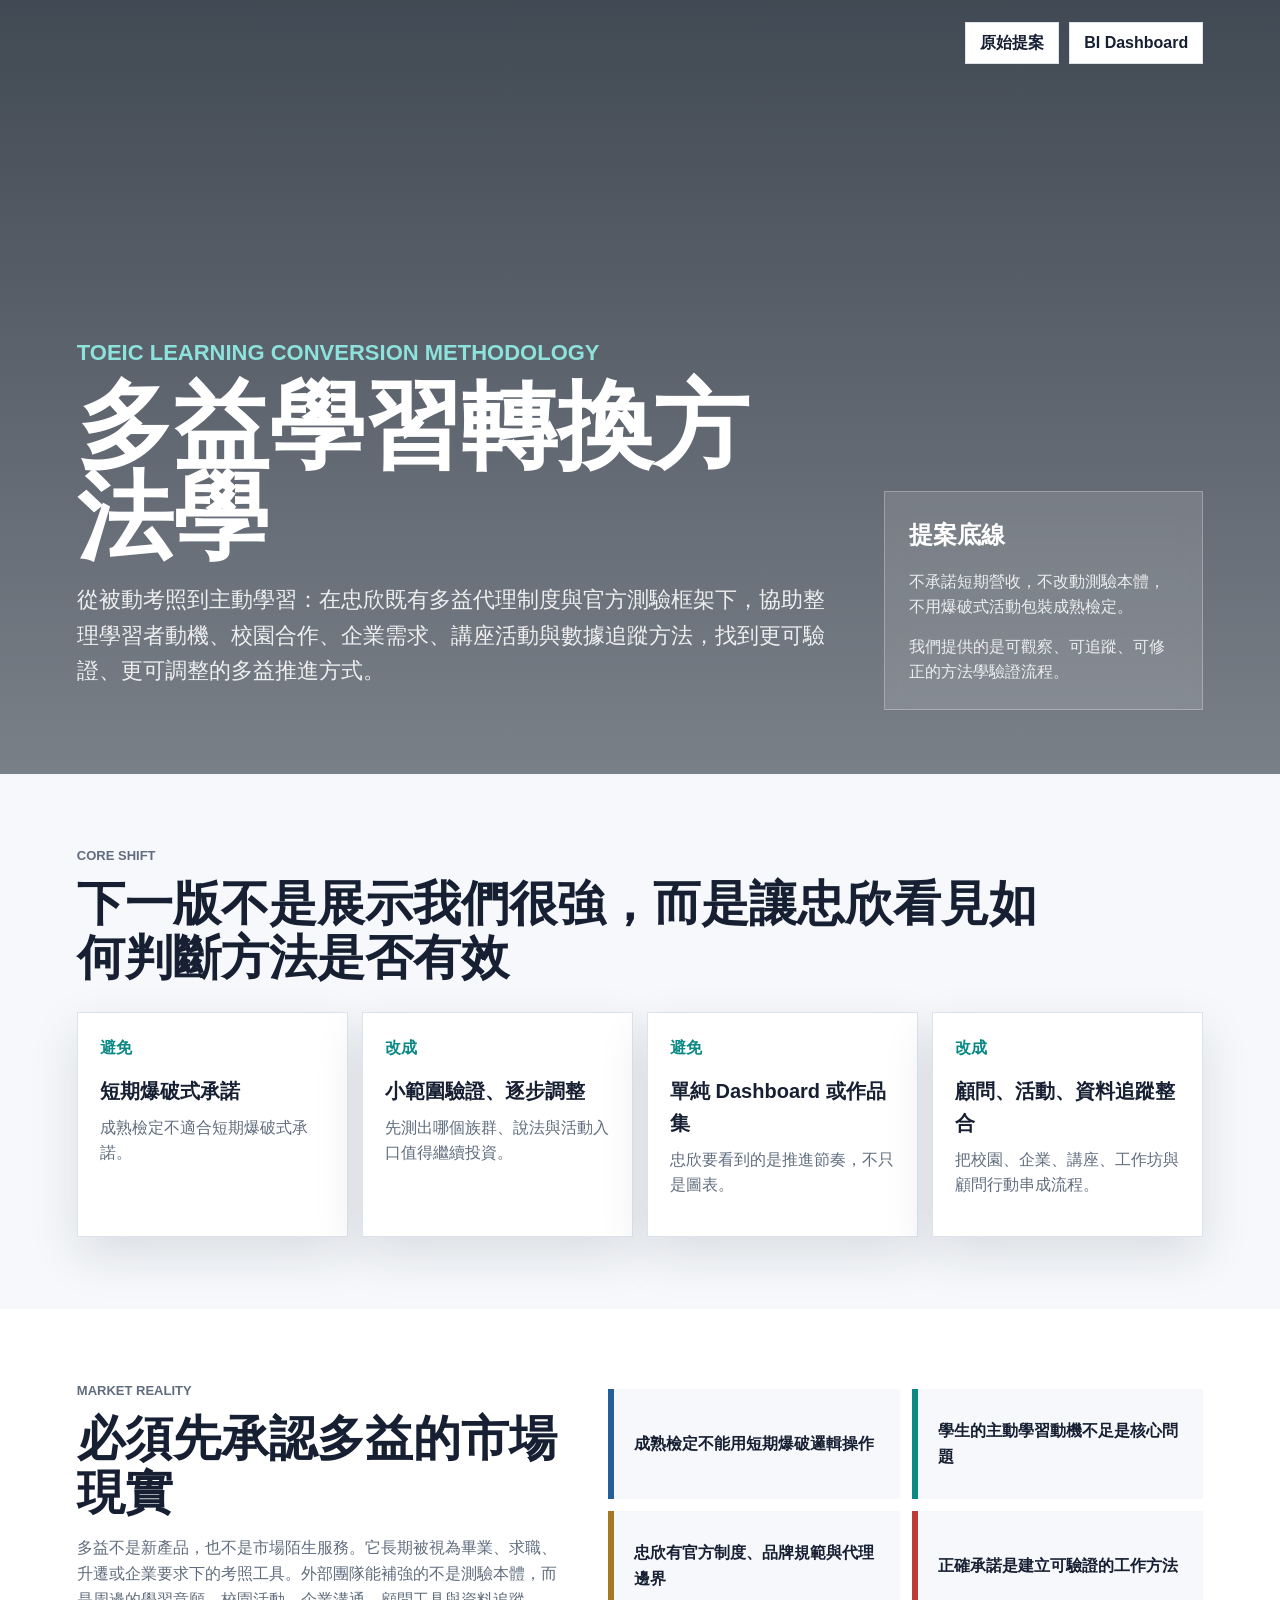
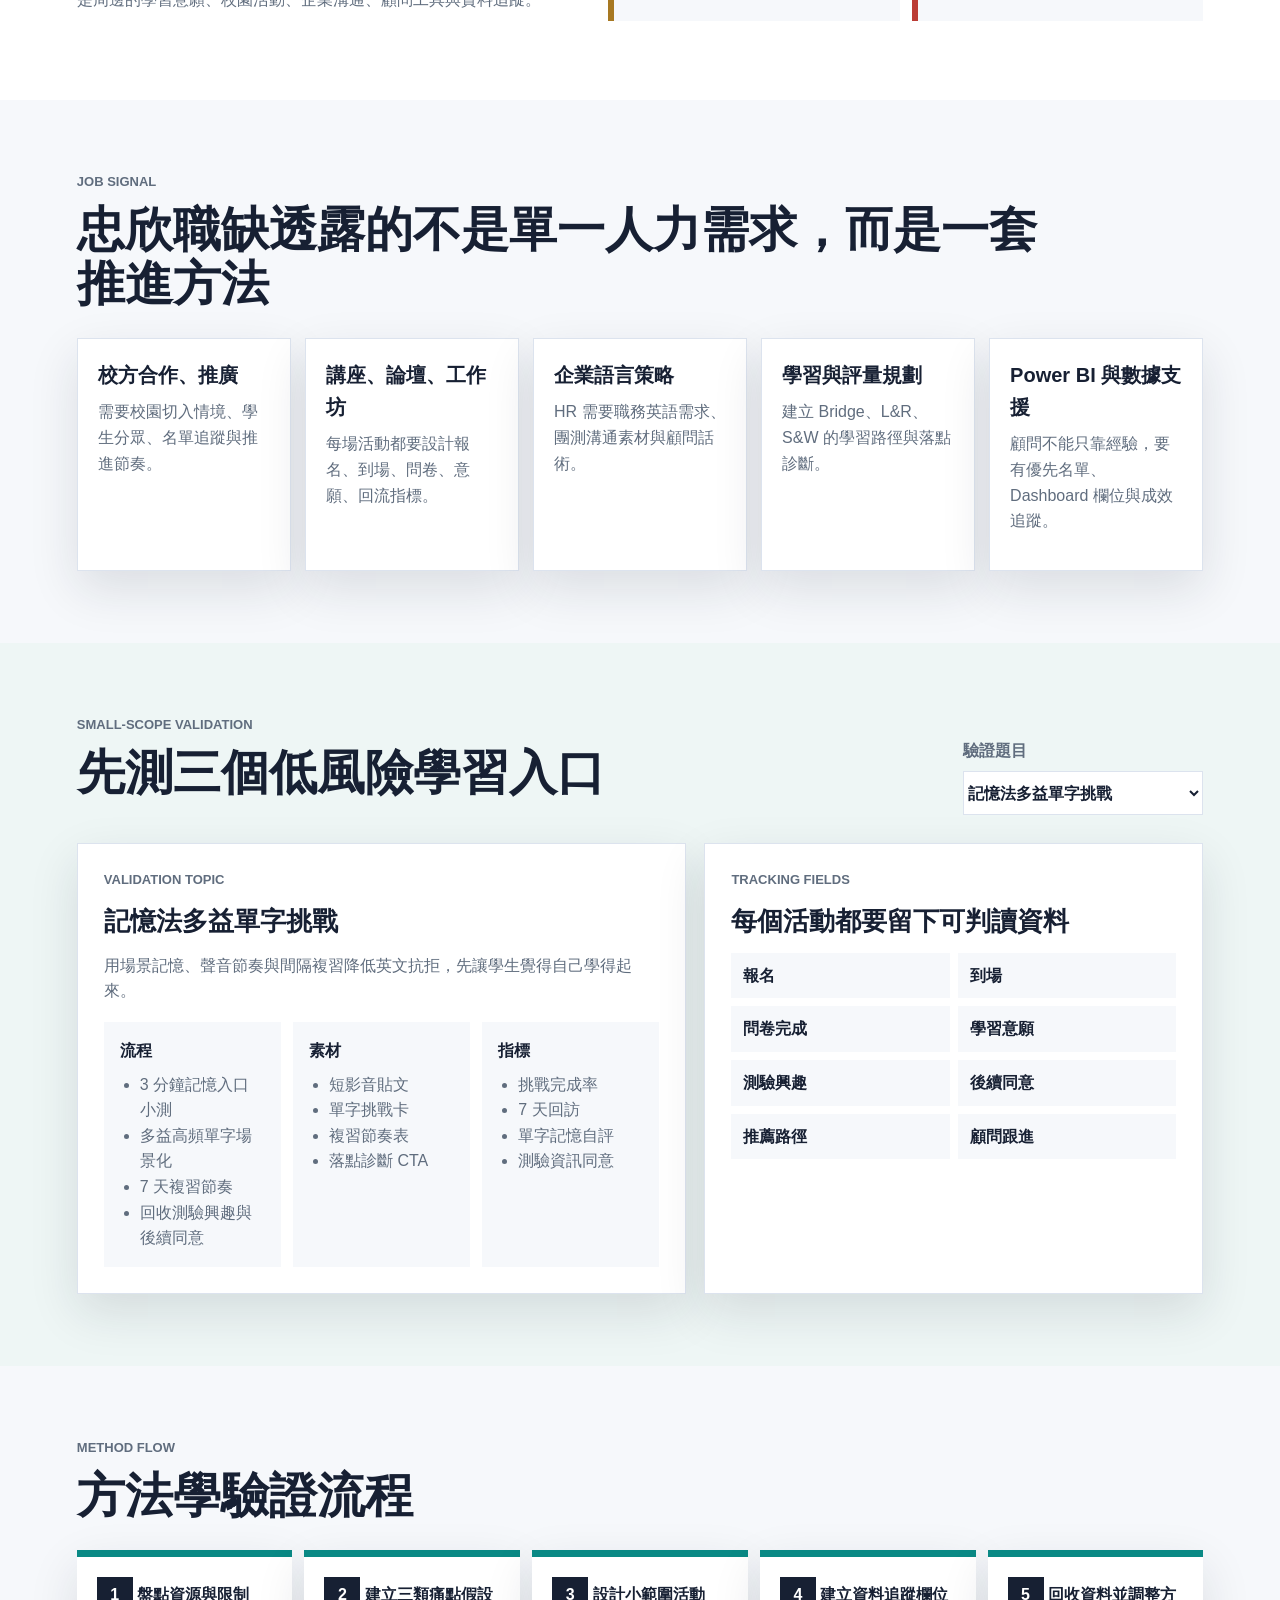
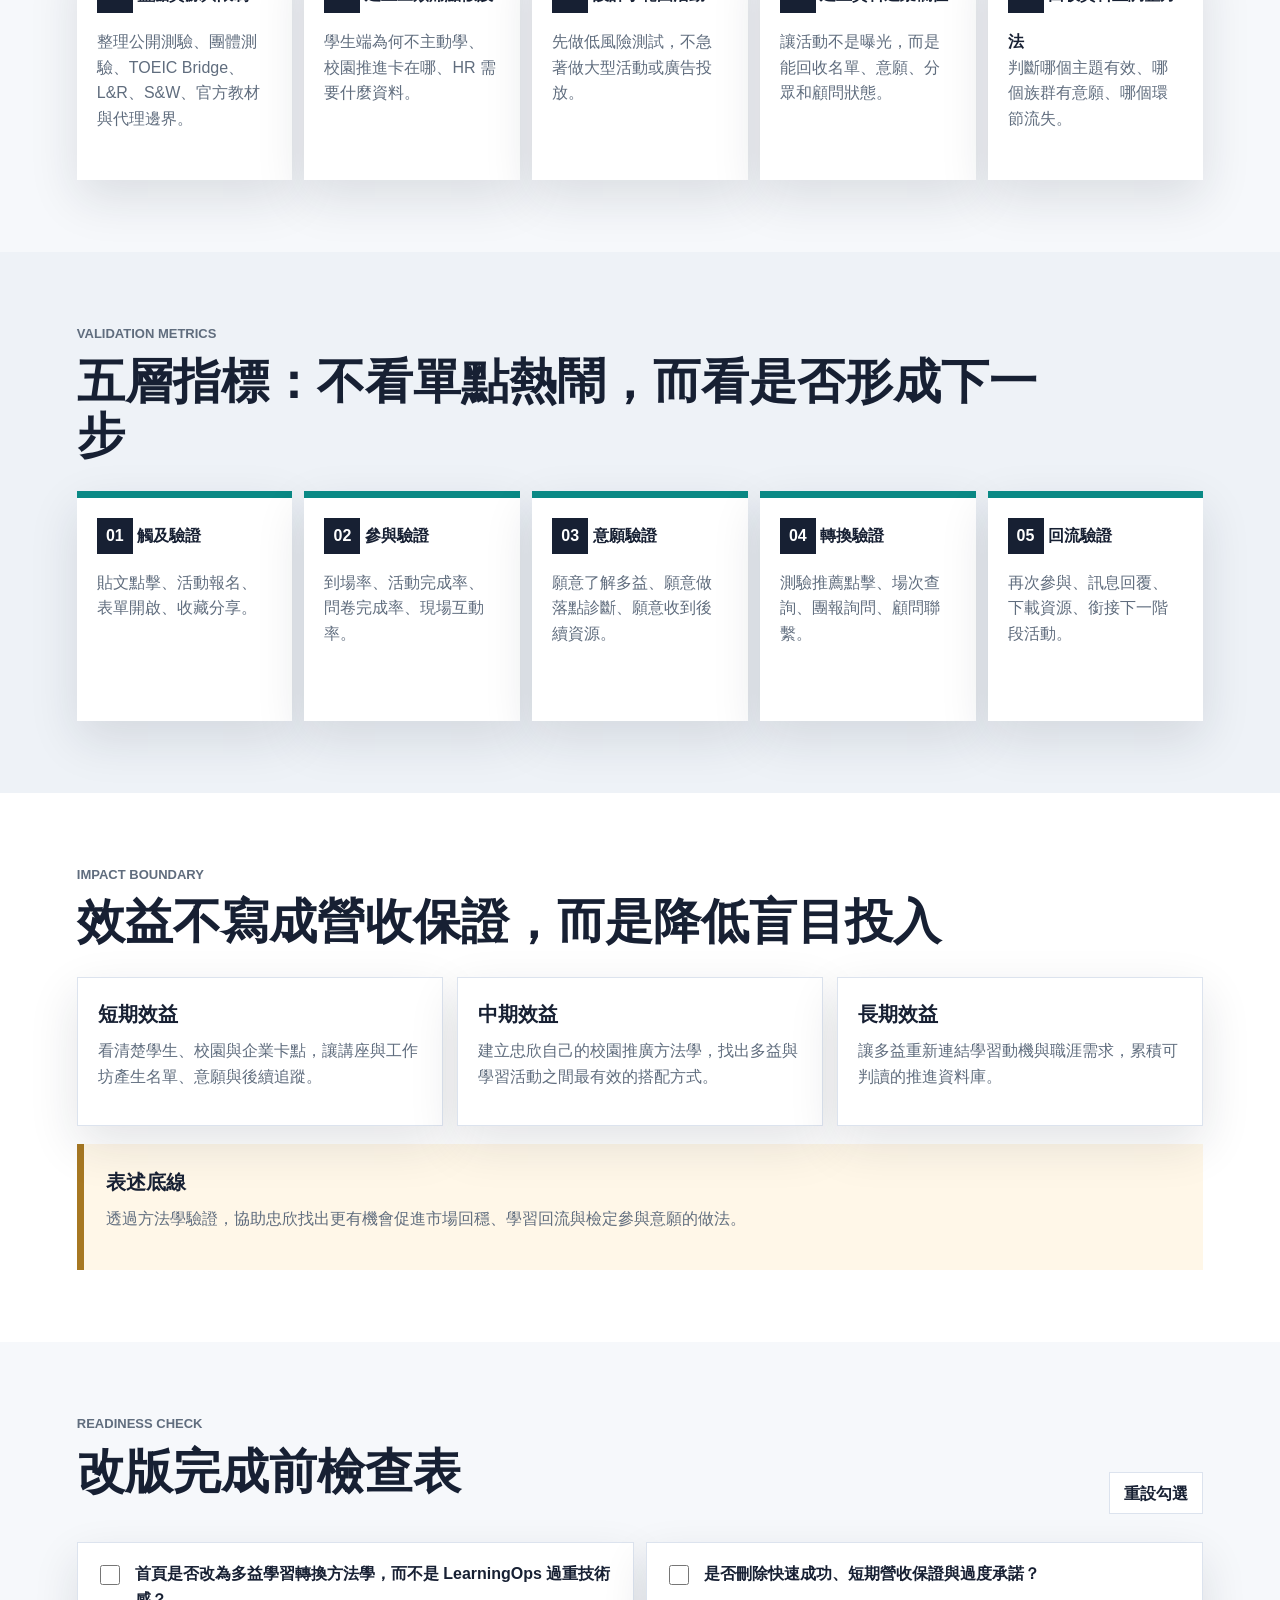
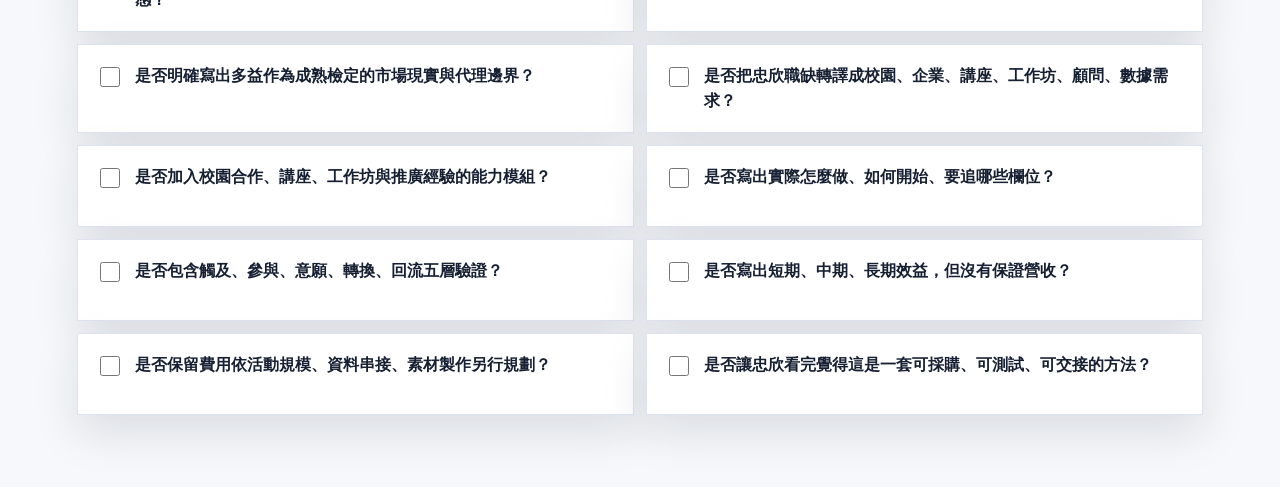
<file: toeic-methodology.html>
<!doctype html>
<html lang="zh-Hant">
  <head>
    <meta charset="utf-8" />
    <meta name="viewport" content="width=device-width, initial-scale=1" />
    <title>忠欣多益學習轉換方法學</title>
    <link rel="stylesheet" href="./toeic-methodology.css" />
  </head>
  <body>
    <header class="method-hero">
      <nav class="top-nav" aria-label="Demo navigation">
        <a href="./index.html">原始提案</a>
        <a href="./bi-dashboard.html">BI Dashboard</a>
      </nav>
      <div class="hero-copy">
        <p class="eyebrow">TOEIC Learning Conversion Methodology</p>
        <h1>多益學習轉換方法學</h1>
        <p>
          從被動考照到主動學習：在忠欣既有多益代理制度與官方測驗框架下，協助整理學習者動機、校園合作、企業需求、講座活動與數據追蹤方法，找到更可驗證、更可調整的多益推進方式。
        </p>
      </div>
      <aside class="hero-principle">
        <strong>提案底線</strong>
        <span>不承諾短期營收，不改動測驗本體，不用爆破式活動包裝成熟檢定。</span>
        <span>我們提供的是可觀察、可追蹤、可修正的方法學驗證流程。</span>
      </aside>
    </header>

    <main>
      <section class="section thesis-section">
        <div class="section-heading">
          <p class="eyebrow">Core Shift</p>
          <h2>下一版不是展示我們很強，而是讓忠欣看見如何判斷方法是否有效</h2>
        </div>
        <div class="shift-grid">
          <article>
            <span>避免</span>
            <strong>短期爆破式承諾</strong>
            <p>成熟檢定不適合短期爆破式承諾。</p>
          </article>
          <article>
            <span>改成</span>
            <strong>小範圍驗證、逐步調整</strong>
            <p>先測出哪個族群、說法與活動入口值得繼續投資。</p>
          </article>
          <article>
            <span>避免</span>
            <strong>單純 Dashboard 或作品集</strong>
            <p>忠欣要看到的是推進節奏，不只是圖表。</p>
          </article>
          <article>
            <span>改成</span>
            <strong>顧問、活動、資料追蹤整合</strong>
            <p>把校園、企業、講座、工作坊與顧問行動串成流程。</p>
          </article>
        </div>
      </section>

      <section class="section reality-section">
        <div>
          <p class="eyebrow">Market Reality</p>
          <h2>必須先承認多益的市場現實</h2>
          <p>
            多益不是新產品，也不是市場陌生服務。它長期被視為畢業、求職、升遷或企業要求下的考照工具。外部團隊能補強的不是測驗本體，而是周邊的學習意願、校園活動、企業溝通、顧問工具與資料追蹤。
          </p>
        </div>
        <div class="reality-list">
          <div>成熟檢定不能用短期爆破邏輯操作</div>
          <div>學生的主動學習動機不足是核心問題</div>
          <div>忠欣有官方制度、品牌規範與代理邊界</div>
          <div>正確承諾是建立可驗證的工作方法</div>
        </div>
      </section>

      <section class="section role-section">
        <div class="section-heading">
          <p class="eyebrow">Job Signal</p>
          <h2>忠欣職缺透露的不是單一人力需求，而是一套推進方法</h2>
        </div>
        <div class="role-map">
          <article>
            <strong>校方合作、推廣</strong>
            <p>需要校園切入情境、學生分眾、名單追蹤與推進節奏。</p>
          </article>
          <article>
            <strong>講座、論壇、工作坊</strong>
            <p>每場活動都要設計報名、到場、問卷、意願、回流指標。</p>
          </article>
          <article>
            <strong>企業語言策略</strong>
            <p>HR 需要職務英語需求、團測溝通素材與顧問話術。</p>
          </article>
          <article>
            <strong>學習與評量規劃</strong>
            <p>建立 Bridge、L&R、S&W 的學習路徑與落點診斷。</p>
          </article>
          <article>
            <strong>Power BI 與數據支援</strong>
            <p>顧問不能只靠經驗，要有優先名單、Dashboard 欄位與成效追蹤。</p>
          </article>
        </div>
      </section>

      <section class="section experiment-section">
        <div class="section-heading row-heading">
          <div>
            <p class="eyebrow">Small-Scope Validation</p>
            <h2>先測三個低風險學習入口</h2>
          </div>
          <label>
            驗證題目
            <select id="experimentSelect">
              <option value="memory">記憶法多益單字挑戰</option>
              <option value="resume">AI 英文履歷工作坊</option>
              <option value="diagnosis">多益落點診斷問卷</option>
            </select>
          </label>
        </div>
        <div class="experiment-layout">
          <article class="experiment-card" id="experimentCard"></article>
          <aside class="tracker-card">
            <p class="eyebrow">Tracking Fields</p>
            <h3>每個活動都要留下可判讀資料</h3>
            <div class="tracking-grid">
              <span>報名</span>
              <span>到場</span>
              <span>問卷完成</span>
              <span>學習意願</span>
              <span>測驗興趣</span>
              <span>後續同意</span>
              <span>推薦路徑</span>
              <span>顧問跟進</span>
            </div>
          </aside>
        </div>
      </section>

      <section class="section process-section">
        <div class="section-heading">
          <p class="eyebrow">Method Flow</p>
          <h2>方法學驗證流程</h2>
        </div>
        <div class="process-steps">
          <article>
            <span>1</span>
            <strong>盤點資源與限制</strong>
            <p>整理公開測驗、團體測驗、TOEIC Bridge、L&R、S&W、官方教材與代理邊界。</p>
          </article>
          <article>
            <span>2</span>
            <strong>建立三類痛點假設</strong>
            <p>學生端為何不主動學、校園推進卡在哪、HR 需要什麼資料。</p>
          </article>
          <article>
            <span>3</span>
            <strong>設計小範圍活動</strong>
            <p>先做低風險測試，不急著做大型活動或廣告投放。</p>
          </article>
          <article>
            <span>4</span>
            <strong>建立資料追蹤欄位</strong>
            <p>讓活動不是曝光，而是能回收名單、意願、分眾和顧問狀態。</p>
          </article>
          <article>
            <span>5</span>
            <strong>回收資料並調整方法</strong>
            <p>判斷哪個主題有效、哪個族群有意願、哪個環節流失。</p>
          </article>
        </div>
      </section>

      <section class="section validation-section">
        <div class="section-heading">
          <p class="eyebrow">Validation Metrics</p>
          <h2>五層指標：不看單點熱鬧，而看是否形成下一步</h2>
        </div>
        <div class="metric-ladder">
          <article>
            <span>01</span>
            <strong>觸及驗證</strong>
            <p>貼文點擊、活動報名、表單開啟、收藏分享。</p>
          </article>
          <article>
            <span>02</span>
            <strong>參與驗證</strong>
            <p>到場率、活動完成率、問卷完成率、現場互動率。</p>
          </article>
          <article>
            <span>03</span>
            <strong>意願驗證</strong>
            <p>願意了解多益、願意做落點診斷、願意收到後續資源。</p>
          </article>
          <article>
            <span>04</span>
            <strong>轉換驗證</strong>
            <p>測驗推薦點擊、場次查詢、團報詢問、顧問聯繫。</p>
          </article>
          <article>
            <span>05</span>
            <strong>回流驗證</strong>
            <p>再次參與、訊息回覆、下載資源、銜接下一階段活動。</p>
          </article>
        </div>
      </section>

      <section class="section impact-section">
        <div class="section-heading">
          <p class="eyebrow">Impact Boundary</p>
          <h2>效益不寫成營收保證，而是降低盲目投入</h2>
        </div>
        <div class="impact-grid">
          <article>
            <strong>短期效益</strong>
            <p>看清楚學生、校園與企業卡點，讓講座與工作坊產生名單、意願與後續追蹤。</p>
          </article>
          <article>
            <strong>中期效益</strong>
            <p>建立忠欣自己的校園推廣方法學，找出多益與學習活動之間最有效的搭配方式。</p>
          </article>
          <article>
            <strong>長期效益</strong>
            <p>讓多益重新連結學習動機與職涯需求，累積可判讀的推進資料庫。</p>
          </article>
        </div>
        <div class="boundary-note">
          <strong>表述底線</strong>
          <p>透過方法學驗證，協助忠欣找出更有機會促進市場回穩、學習回流與檢定參與意願的做法。</p>
        </div>
      </section>

      <section class="section checklist-section">
        <div class="section-heading row-heading">
          <div>
            <p class="eyebrow">Readiness Check</p>
            <h2>改版完成前檢查表</h2>
          </div>
          <button id="resetChecks" type="button">重設勾選</button>
        </div>
        <div class="checklist" id="checklist"></div>
      </section>
    </main>

    <script src="./toeic-methodology.js"></script>
  </body>
</html>
</file>
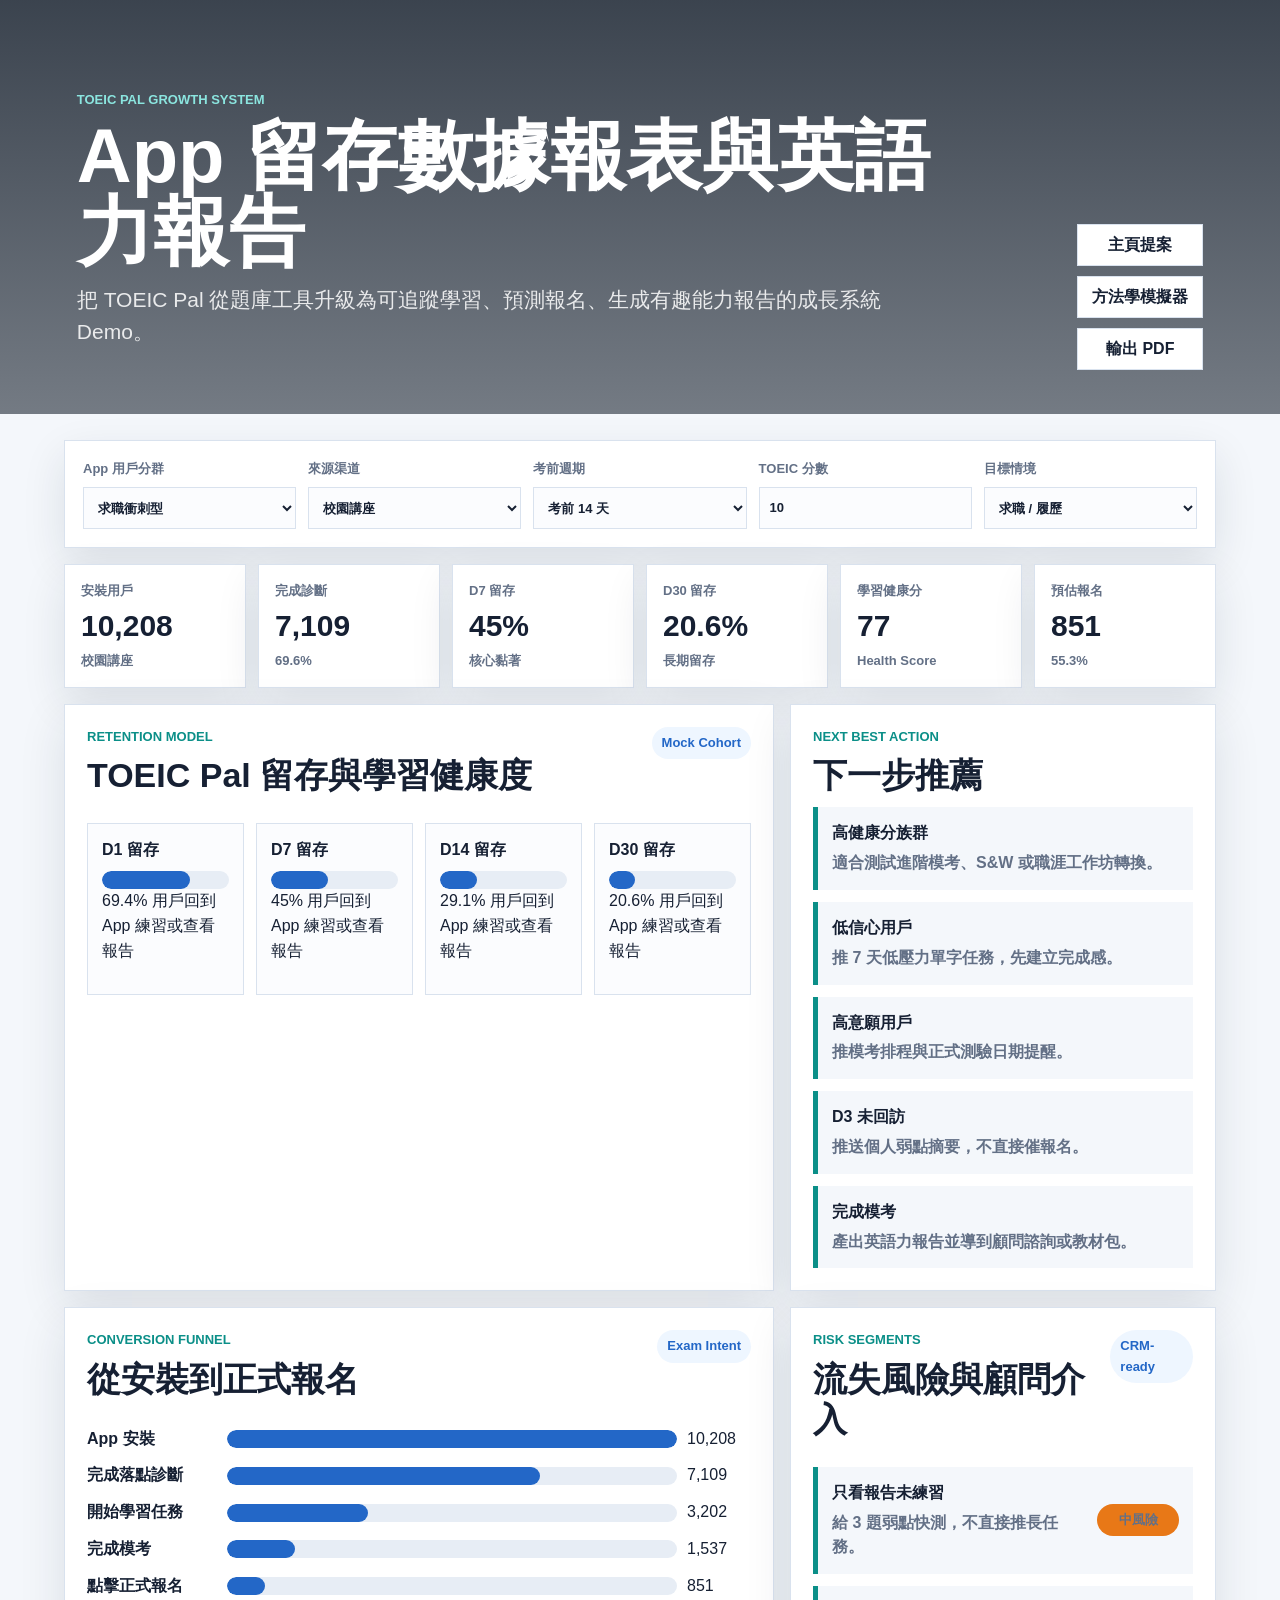
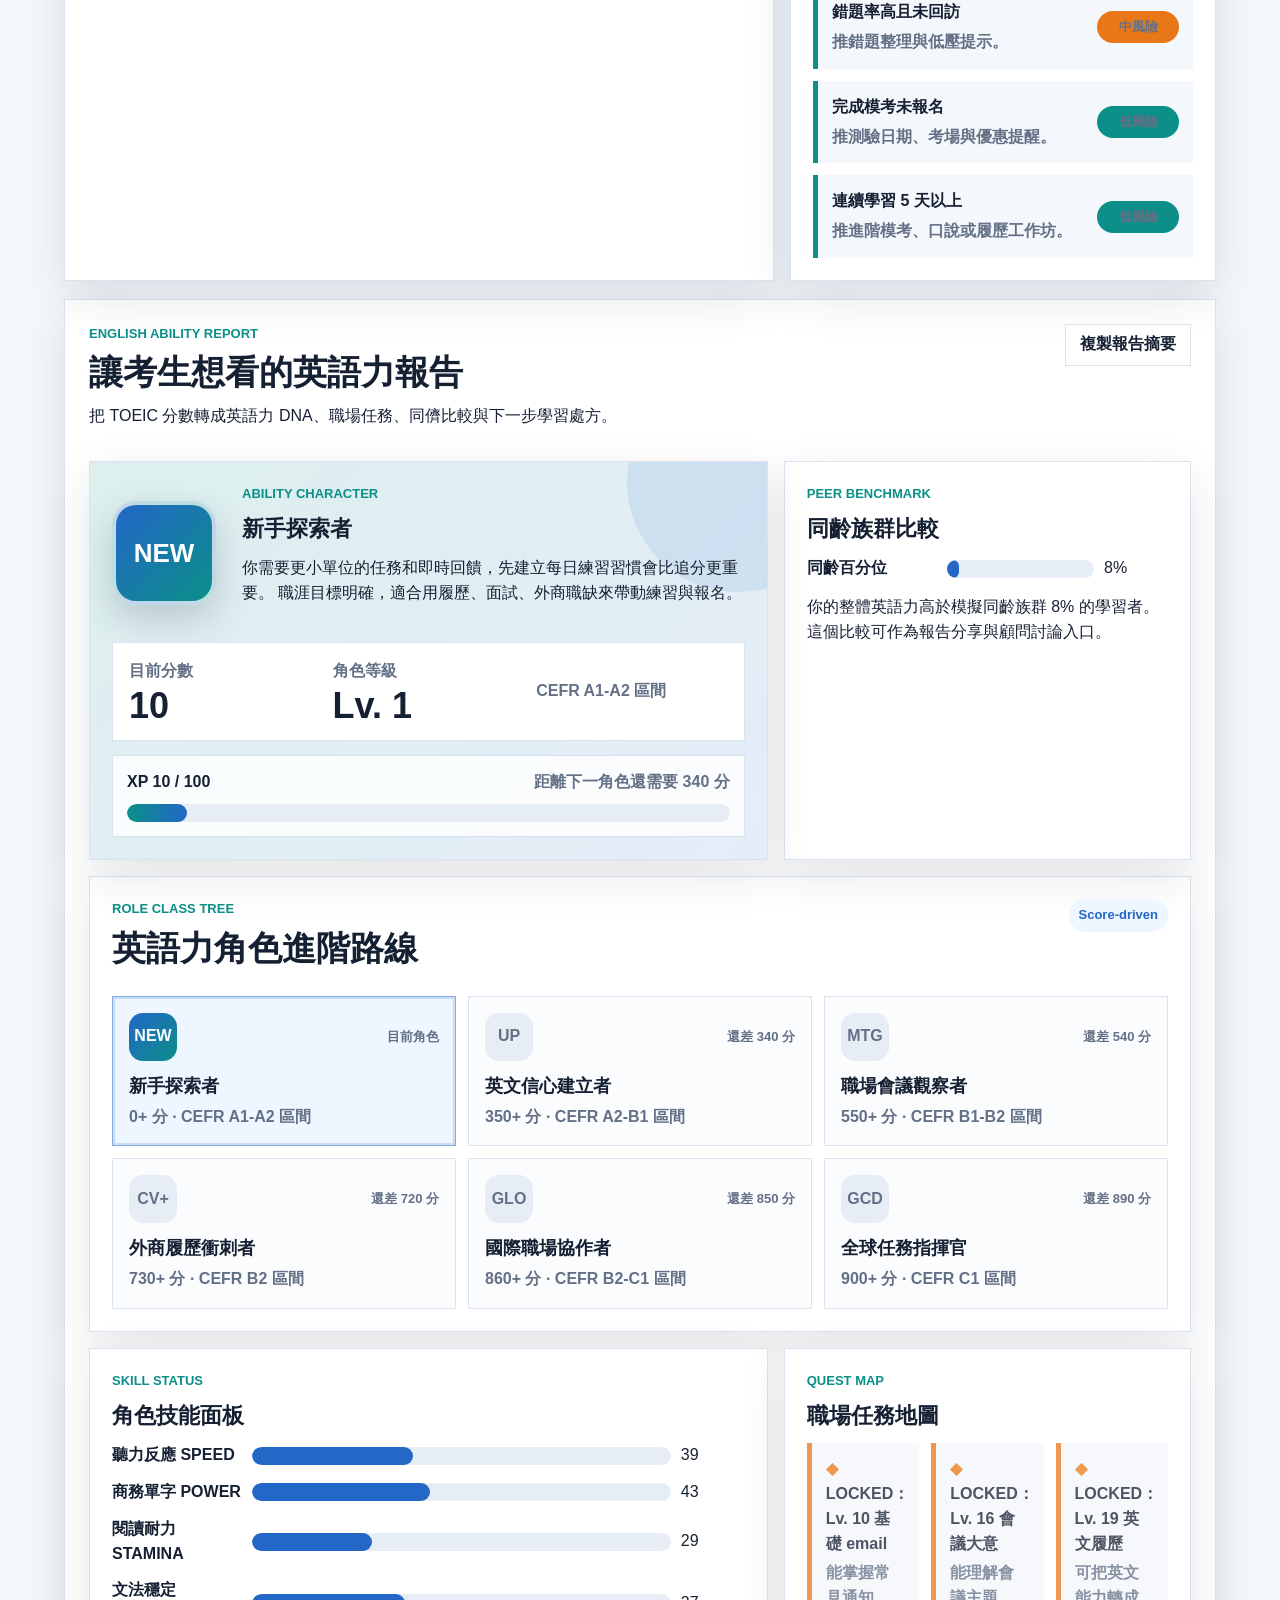
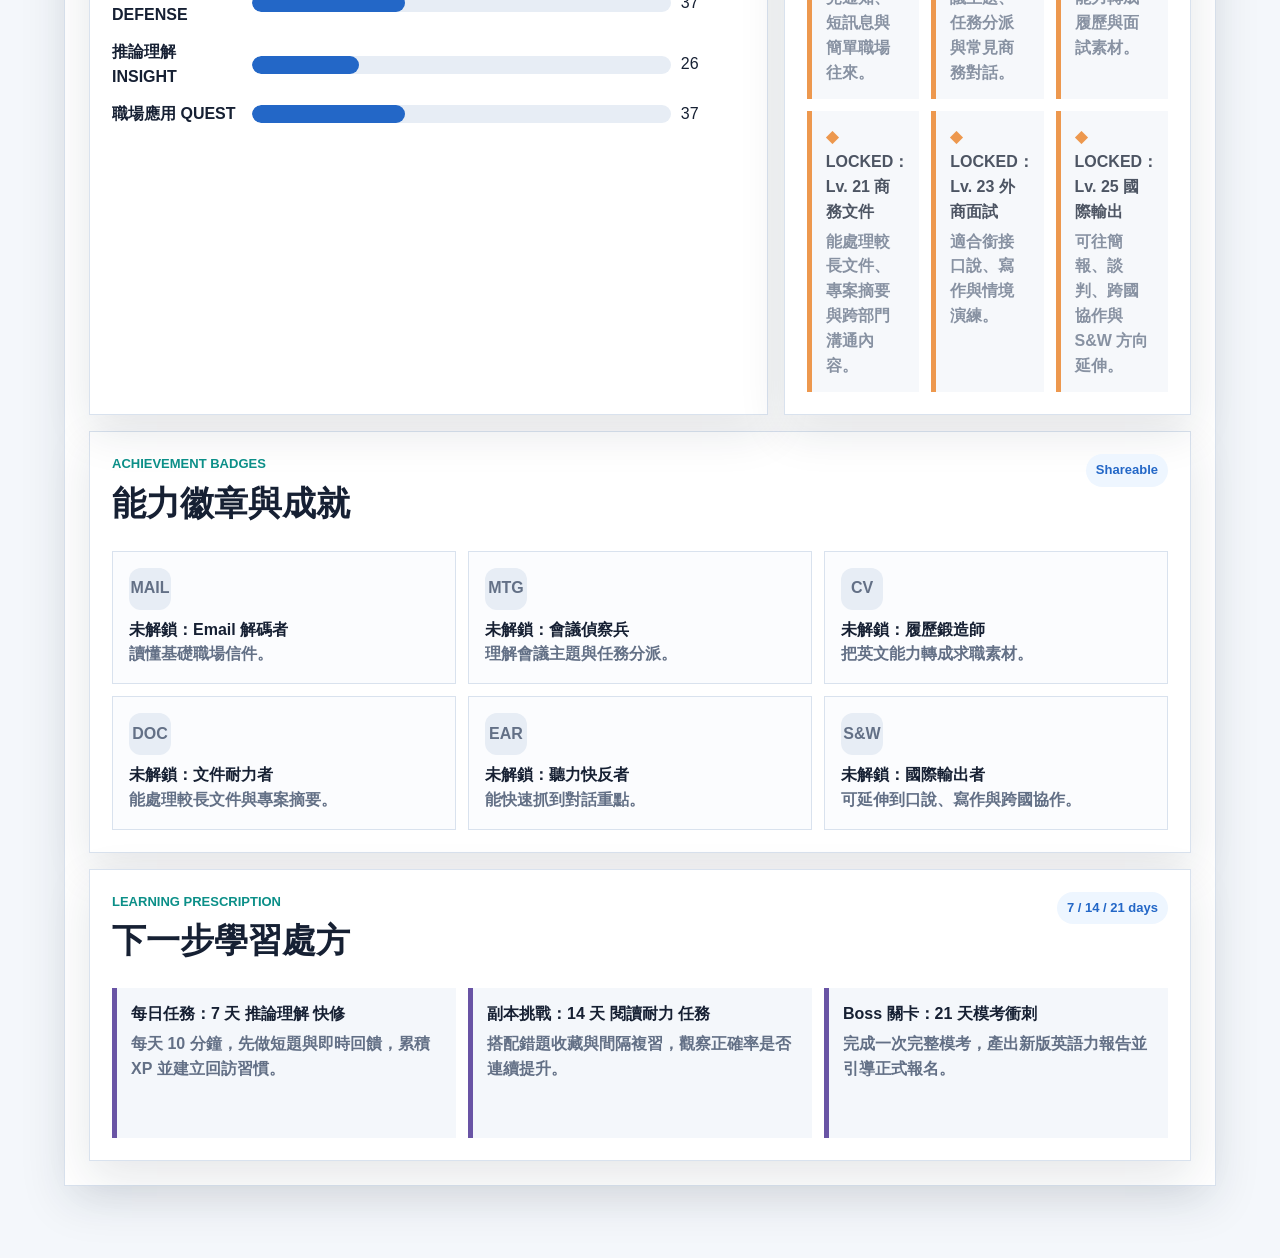
<file: toeic-pal-report.html>
<!doctype html>
<html lang="zh-Hant">
  <head>
    <meta charset="utf-8" />
    <meta name="viewport" content="width=device-width, initial-scale=1" />
    <title>TOEIC Pal Retention & Ability Report Demo</title>
    <link rel="stylesheet" href="./toeic-pal-report.css" />
  </head>
  <body>
    <header class="report-hero">
      <div>
        <p class="eyebrow">TOEIC Pal Growth System</p>
        <h1>App 留存數據報表與英語力報告</h1>
        <p class="lede">
          把 TOEIC Pal 從題庫工具升級為可追蹤學習、預測報名、生成有趣能力報告的成長系統 Demo。
        </p>
      </div>
      <div class="hero-actions">
        <a href="./index.html">主頁提案</a>
        <a href="./method-simulator-dashboard.html">方法學模擬器</a>
        <button id="printReport" type="button">輸出 PDF</button>
      </div>
    </header>

    <main>
      <section class="control-panel" aria-label="TOEIC Pal report controls">
        <label>
          App 用戶分群
          <select id="segmentSelect">
            <option value="career">求職衝刺型</option>
            <option value="campus">校園活動型</option>
            <option value="self">自學備考型</option>
            <option value="lowConfidence">低信心起步型</option>
          </select>
        </label>
        <label>
          來源渠道
          <select id="sourceSelect">
            <option value="campus">校園講座</option>
            <option value="organic">自然下載</option>
            <option value="advisor">顧問推薦</option>
            <option value="social">社群內容</option>
          </select>
        </label>
        <label>
          考前週期
          <select id="examWindowSelect">
            <option value="short">考前 14 天</option>
            <option value="mid">考前 30 天</option>
            <option value="long">考前 60 天</option>
          </select>
        </label>
        <label>
          TOEIC 分數
          <input id="scoreInput" type="number" min="10" max="990" step="5" value="620" />
        </label>
        <label>
          目標情境
          <select id="goalSelect">
            <option value="job">求職 / 履歷</option>
            <option value="graduate">畢業門檻</option>
            <option value="global">外商 / 國際職場</option>
            <option value="study">交換 / 留學準備</option>
          </select>
        </label>
      </section>

      <section class="kpi-grid" id="appKpis" aria-live="polite"></section>

      <section class="dashboard-layout">
        <article class="panel">
          <div class="panel-head">
            <div>
              <p class="eyebrow">Retention Model</p>
              <h2>TOEIC Pal 留存與學習健康度</h2>
            </div>
            <span class="pill">Mock Cohort</span>
          </div>
          <div class="retention-grid" id="retentionGrid"></div>
        </article>

        <aside class="panel">
          <p class="eyebrow">Next Best Action</p>
          <h2>下一步推薦</h2>
          <div class="action-list" id="actionList"></div>
        </aside>
      </section>

      <section class="dashboard-layout">
        <article class="panel">
          <div class="panel-head">
            <div>
              <p class="eyebrow">Conversion Funnel</p>
              <h2>從安裝到正式報名</h2>
            </div>
            <span class="pill">Exam Intent</span>
          </div>
          <div class="funnel-chart" id="appFunnel"></div>
        </article>

        <article class="panel">
          <div class="panel-head">
            <div>
              <p class="eyebrow">Risk Segments</p>
              <h2>流失風險與顧問介入</h2>
            </div>
            <span class="pill">CRM-ready</span>
          </div>
          <div class="risk-table" id="riskTable"></div>
        </article>
      </section>

      <section class="ability-report" id="abilityReport">
        <div class="panel-head">
          <div>
            <p class="eyebrow">English Ability Report</p>
            <h2>讓考生想看的英語力報告</h2>
            <p>把 TOEIC 分數轉成英語力 DNA、職場任務、同儕比較與下一步學習處方。</p>
          </div>
          <button id="copyReport" type="button">複製報告摘要</button>
        </div>

        <div class="ability-layout">
          <article class="ability-card main-card">
            <div class="avatar-layout">
              <div class="avatar-token" id="avatarToken">MTG</div>
              <div>
                <p class="eyebrow">Ability Character</p>
                <h3 id="personaTitle">職場會議觀察者</h3>
                <p id="personaDescription"></p>
              </div>
            </div>
            <div class="score-band game-score-band">
              <div>
                <span>目前分數</span>
                <strong id="scoreDisplay">620</strong>
              </div>
              <div>
                <span>角色等級</span>
                <strong id="levelDisplay">Lv. 18</strong>
              </div>
              <span id="scoreBandLabel">CEFR B1-B2 區間</span>
            </div>
            <div class="xp-panel">
              <div class="xp-head">
                <strong id="xpLabel">XP 62 / 100</strong>
                <span id="nextLevelText">距離下一階段還需要 110 分</span>
              </div>
              <div class="xp-track"><div class="xp-fill" id="xpFill"></div></div>
            </div>
          </article>

          <article class="ability-card">
            <p class="eyebrow">Peer Benchmark</p>
            <h3>同齡族群比較</h3>
            <div class="benchmark" id="benchmark"></div>
          </article>
        </div>

        <section class="panel role-panel">
          <div class="panel-head">
            <div>
              <p class="eyebrow">Role Class Tree</p>
              <h2>英語力角色進階路線</h2>
            </div>
            <span class="pill">Score-driven</span>
          </div>
          <div class="role-grid" id="roleGrid"></div>
        </section>

        <div class="ability-layout">
          <article class="ability-card">
            <p class="eyebrow">Skill Status</p>
            <h3>角色技能面板</h3>
            <div class="dna-bars" id="dnaBars"></div>
          </article>

          <article class="ability-card">
            <p class="eyebrow">Quest Map</p>
            <h3>職場任務地圖</h3>
            <div class="unlock-grid" id="unlockGrid"></div>
          </article>
        </div>

        <section class="panel badge-panel">
          <div class="panel-head">
            <div>
              <p class="eyebrow">Achievement Badges</p>
              <h2>能力徽章與成就</h2>
            </div>
            <span class="pill">Shareable</span>
          </div>
          <div class="badge-grid" id="badgeGrid"></div>
        </section>

        <section class="panel prescription-panel">
          <div class="panel-head">
            <div>
              <p class="eyebrow">Learning Prescription</p>
              <h2>下一步學習處方</h2>
            </div>
            <span class="pill">7 / 14 / 21 days</span>
          </div>
          <div class="task-grid" id="taskGrid"></div>
        </section>
      </section>
    </main>

    <script src="./toeic-pal-report.js"></script>
  </body>
</html>
</file>
<file: styles.css>
:root {
  --ink: #132238;
  --muted: #5f6d7e;
  --line: #dbe3ee;
  --paper: #f7f9fc;
  --white: #ffffff;
  --red: #c93636;
  --teal: #0f8b8d;
  --green: #3c7d46;
  --gold: #b3832d;
  --blue: #275dad;
  --shadow: 0 18px 48px rgba(19, 34, 56, 0.12);
}

* {
  box-sizing: border-box;
}

body {
  margin: 0;
  font-family: Inter, "Noto Sans TC", "PingFang TC", Arial, sans-serif;
  color: var(--ink);
  background: var(--paper);
  line-height: 1.6;
}

.site-header {
  min-height: 72vh;
  display: grid;
  grid-template-columns: minmax(0, 1.2fr) minmax(280px, 0.8fr);
  align-items: center;
  gap: 48px;
  padding: 72px clamp(24px, 6vw, 96px) 56px;
  background:
    linear-gradient(rgba(12, 21, 35, 0.72), rgba(12, 21, 35, 0.54)),
    url("https://images.unsplash.com/photo-1552664730-d307ca884978?auto=format&fit=crop&w=1800&q=80");
  background-size: cover;
  background-position: center;
  color: var(--white);
}

.eyebrow {
  margin: 0 0 10px;
  color: var(--teal);
  font-size: 13px;
  font-weight: 800;
  letter-spacing: 0;
  text-transform: uppercase;
}

.site-header .eyebrow {
  color: #8ce3dd;
}

h1,
h2,
h3,
p {
  margin-top: 0;
}

h1 {
  margin-bottom: 18px;
  font-size: clamp(52px, 8vw, 96px);
  line-height: 0.95;
  letter-spacing: 0;
}

h2 {
  margin-bottom: 16px;
  font-size: clamp(30px, 4vw, 46px);
  line-height: 1.12;
  letter-spacing: 0;
}

h3 {
  margin-bottom: 6px;
  font-size: 22px;
  line-height: 1.2;
}

.lede {
  max-width: 760px;
  font-size: 22px;
  color: rgba(255, 255, 255, 0.88);
}

.header-panel {
  display: grid;
  gap: 14px;
}

.header-panel span {
  display: block;
  padding: 18px 20px;
  border: 1px solid rgba(255, 255, 255, 0.32);
  background: rgba(255, 255, 255, 0.12);
  backdrop-filter: blur(10px);
  font-size: 20px;
  font-weight: 800;
}

.section {
  padding: 72px clamp(20px, 6vw, 96px);
}

.section-tight {
  padding-top: 54px;
}

.section-heading {
  max-width: 980px;
  margin-bottom: 28px;
}

.row-heading {
  display: flex;
  justify-content: space-between;
  gap: 24px;
  align-items: end;
  max-width: none;
}

.selector-label,
.recommendation-panel label {
  display: grid;
  gap: 8px;
  color: var(--muted);
  font-size: 14px;
  font-weight: 800;
}

select {
  min-width: 190px;
  height: 44px;
  padding: 0 36px 0 12px;
  border: 1px solid var(--line);
  background: var(--white);
  color: var(--ink);
  font: inherit;
  font-weight: 700;
}

.pain-grid,
.kpi-grid {
  display: grid;
  grid-template-columns: repeat(4, minmax(0, 1fr));
  gap: 16px;
}

.pain-grid article,
.kpi-card,
.chart-card,
.recommendation-panel,
.role-list > div {
  background: var(--white);
  border: 1px solid var(--line);
  box-shadow: var(--shadow);
}

.pain-grid article {
  padding: 22px;
}

.pain-grid strong,
.role-list strong {
  display: block;
  margin-bottom: 8px;
  font-size: 18px;
}

.pain-grid p,
.role-list p,
.section p {
  color: var(--muted);
}

.brief-section {
  background: #edf6f5;
}

.brief-tabs {
  display: grid;
  grid-template-columns: repeat(3, minmax(88px, 1fr));
  gap: 8px;
}

.brief-tab {
  min-height: 44px;
  border: 1px solid var(--line);
  background: var(--white);
  color: var(--muted);
  font: inherit;
  font-weight: 900;
  cursor: pointer;
}

.brief-tab.active {
  border-color: var(--teal);
  background: var(--teal);
  color: var(--white);
}

.brief-shell {
  display: grid;
  grid-template-columns: minmax(0, 1.2fr) minmax(300px, 0.8fr);
  gap: 20px;
  align-items: stretch;
}

.brief-panel,
.brief-aside {
  background: var(--white);
  border: 1px solid var(--line);
  box-shadow: var(--shadow);
}

.brief-panel {
  min-height: 420px;
  padding: 28px;
}

.brief-panel h3 {
  font-size: 28px;
}

.brief-panel > p {
  max-width: 860px;
}

.brief-card-grid {
  display: grid;
  grid-template-columns: repeat(2, minmax(0, 1fr));
  gap: 14px;
  margin-top: 20px;
}

.brief-card {
  padding: 18px;
  background: var(--paper);
  border-left: 5px solid var(--blue);
}

.brief-card:nth-child(2) {
  border-color: var(--teal);
}

.brief-card:nth-child(3) {
  border-color: var(--gold);
}

.brief-card:nth-child(4) {
  border-color: var(--green);
}

.brief-card:nth-child(5) {
  border-color: var(--red);
}

.brief-card strong,
.roadmap-step strong {
  display: block;
  margin-bottom: 6px;
  font-size: 18px;
}

.layer-map {
  display: grid;
  gap: 10px;
  margin-top: 20px;
}

.layer-row {
  display: grid;
  grid-template-columns: 170px 1fr;
  gap: 14px;
  align-items: center;
  padding: 14px;
  background: var(--paper);
}

.layer-row strong {
  color: var(--ink);
}

.chip-list {
  display: flex;
  flex-wrap: wrap;
  gap: 8px;
}

.chip-list span {
  padding: 6px 10px;
  background: var(--white);
  border: 1px solid var(--line);
  color: var(--muted);
  font-size: 13px;
  font-weight: 800;
}

.roadmap {
  display: grid;
  grid-template-columns: repeat(5, minmax(0, 1fr));
  gap: 12px;
  margin-top: 22px;
}

.roadmap-step {
  min-height: 190px;
  padding: 18px;
  background: var(--paper);
  border-top: 6px solid var(--teal);
}

.roadmap-step span {
  display: inline-grid;
  place-items: center;
  width: 34px;
  height: 34px;
  margin-bottom: 14px;
  background: var(--ink);
  color: var(--white);
  font-weight: 900;
}

.brief-aside {
  padding: 28px;
  display: grid;
  align-content: space-between;
  gap: 24px;
}

.brief-aside blockquote {
  margin: 0;
  padding-left: 18px;
  border-left: 6px solid var(--teal);
  color: var(--ink);
  font-size: 22px;
  font-weight: 800;
  line-height: 1.45;
}

.brief-stats {
  display: grid;
  grid-template-columns: repeat(3, 1fr);
  gap: 8px;
}

.brief-stats div {
  padding: 14px 10px;
  background: var(--paper);
  text-align: center;
}

.brief-stats strong {
  display: block;
  font-size: 26px;
}

.brief-stats span {
  color: var(--muted);
  font-size: 12px;
  font-weight: 900;
}

.kpi-card {
  min-height: 152px;
  padding: 20px;
  display: grid;
  align-content: space-between;
}

.kpi-card .value {
  font-size: 38px;
  font-weight: 900;
  line-height: 1;
}

.kpi-card .label {
  color: var(--muted);
  font-size: 14px;
  font-weight: 800;
}

.kpi-card .delta {
  width: fit-content;
  padding: 4px 8px;
  background: rgba(15, 139, 141, 0.1);
  color: var(--teal);
  font-size: 13px;
  font-weight: 900;
}

.split {
  display: grid;
  grid-template-columns: minmax(0, 0.95fr) minmax(320px, 1.05fr);
  gap: 44px;
  align-items: center;
  background: var(--white);
}

.reverse {
  grid-template-columns: minmax(360px, 0.9fr) minmax(0, 1.1fr);
}

.flow {
  display: grid;
  grid-template-columns: repeat(2, minmax(0, 1fr));
  gap: 12px;
}

.flow div {
  min-height: 92px;
  padding: 18px;
  display: grid;
  align-items: center;
  border-left: 6px solid var(--blue);
  background: var(--paper);
  font-weight: 900;
}

.flow div:nth-child(2) {
  border-color: var(--teal);
}

.flow div:nth-child(3) {
  border-color: var(--gold);
}

.flow div:nth-child(4) {
  border-color: var(--green);
}

.flow div:nth-child(5) {
  border-color: var(--red);
}

.flow div:nth-child(6) {
  border-color: var(--ink);
}

.dashboard-section {
  background: #eef3f8;
}

.dashboard-grid {
  display: grid;
  grid-template-columns: 1fr 1fr 0.9fr;
  gap: 18px;
}

.chart-card {
  padding: 22px;
  min-height: 340px;
}

.card-head {
  display: flex;
  justify-content: space-between;
  gap: 18px;
  align-items: start;
  margin-bottom: 18px;
}

.card-head span {
  color: var(--muted);
  font-size: 13px;
  font-weight: 800;
}

.bar-row {
  display: grid;
  grid-template-columns: 96px 1fr 54px;
  gap: 12px;
  align-items: center;
  margin: 15px 0;
}

.bar-label {
  color: var(--muted);
  font-weight: 800;
}

.bar-track {
  height: 24px;
  background: #e2e9f1;
}

.bar-fill {
  height: 100%;
  background: var(--blue);
}

.bar-value {
  text-align: right;
  font-weight: 900;
}

.line-chart svg {
  width: 100%;
  height: 235px;
  display: block;
}

.priority-list {
  display: grid;
  gap: 12px;
  padding: 0;
  margin: 0;
  list-style: none;
}

.priority-list li {
  padding: 14px;
  background: var(--paper);
  border-left: 5px solid var(--teal);
}

.priority-list strong {
  display: block;
  margin-bottom: 4px;
}

.recommendation-panel {
  padding: 28px;
}

.recommendation {
  margin-top: 18px;
  padding: 18px;
  background: var(--paper);
  border-left: 6px solid var(--teal);
}

.recommendation ul {
  margin: 12px 0 0;
  padding-left: 22px;
}

.role-list {
  display: grid;
  gap: 16px;
}

.role-list > div {
  padding: 22px;
}

.campus-section {
  background: #f8fbff;
}

.campus-grid {
  display: grid;
  grid-template-columns: minmax(320px, 0.9fr) minmax(0, 1.1fr);
  gap: 20px;
}

.expertise-panel,
.campaign-panel {
  background: var(--white);
  border: 1px solid var(--line);
  box-shadow: var(--shadow);
}

.expertise-panel {
  padding: 28px;
}

.expertise-list {
  display: grid;
  gap: 12px;
}

.expertise-list article {
  padding: 16px;
  background: var(--paper);
  border-left: 5px solid var(--blue);
}

.expertise-list article:nth-child(2) {
  border-color: var(--teal);
}

.expertise-list article:nth-child(3) {
  border-color: var(--gold);
}

.expertise-list article:nth-child(4) {
  border-color: var(--green);
}

.expertise-list strong {
  display: block;
  margin-bottom: 6px;
  font-size: 17px;
}

.campaign-panel {
  padding: 28px;
}

.campaign-detail {
  display: grid;
  gap: 16px;
  margin-top: 22px;
}

.campaign-hero {
  padding: 20px;
  background: var(--ink);
  color: var(--white);
}

.campaign-hero h4 {
  margin: 0 0 8px;
  font-size: 28px;
  line-height: 1.2;
}

.campaign-hero p {
  margin: 0;
  color: rgba(255, 255, 255, 0.8);
}

.campaign-columns {
  display: grid;
  grid-template-columns: repeat(3, minmax(0, 1fr));
  gap: 12px;
}

.campaign-column {
  padding: 16px;
  background: var(--paper);
}

.campaign-column strong {
  display: block;
  margin-bottom: 8px;
}

.campaign-column ul {
  margin: 0;
  padding-left: 20px;
  color: var(--muted);
}

.metric-strip {
  display: grid;
  grid-template-columns: repeat(4, minmax(0, 1fr));
  gap: 8px;
}

.metric-strip div {
  padding: 14px 10px;
  background: #edf6f5;
  text-align: center;
  font-weight: 900;
}

.metric-strip span {
  display: block;
  margin-top: 3px;
  color: var(--muted);
  font-size: 12px;
}

.demo-links-section {
  background: #f8fbfe;
}

.demo-links {
  display: grid;
  grid-template-columns: repeat(4, minmax(0, 1fr));
  gap: 14px;
}

.demo-links a {
  min-height: 150px;
  padding: 20px;
  display: grid;
  align-content: space-between;
  border: 1px solid var(--line);
  background: var(--white);
  color: var(--ink);
  text-decoration: none;
  box-shadow: var(--shadow);
}

.demo-links a:hover {
  border-color: var(--teal);
}

.demo-links strong {
  font-size: 20px;
}

.demo-links span {
  color: var(--muted);
  font-weight: 800;
}

footer {
  padding: 26px clamp(20px, 6vw, 96px);
  color: var(--muted);
  background: var(--white);
  border-top: 1px solid var(--line);
}

@media (max-width: 980px) {
  .site-header,
  .split,
  .reverse,
  .dashboard-grid,
  .brief-shell,
  .campus-grid {
    grid-template-columns: 1fr;
  }

  .pain-grid,
  .kpi-grid,
  .demo-links {
    grid-template-columns: repeat(2, minmax(0, 1fr));
  }

  .row-heading {
    align-items: start;
    flex-direction: column;
  }

  .roadmap {
    grid-template-columns: repeat(2, minmax(0, 1fr));
  }
}

@media (max-width: 620px) {
  .site-header {
    min-height: auto;
    padding-top: 52px;
  }

  .lede {
    font-size: 18px;
  }

  .pain-grid,
  .kpi-grid,
  .flow,
  .brief-card-grid,
  .roadmap,
  .brief-stats,
  .layer-row,
  .campaign-columns,
  .metric-strip,
  .demo-links {
    grid-template-columns: 1fr;
  }

  .bar-row {
    grid-template-columns: 78px 1fr 44px;
  }
}
</file>
<file: brand-dashboard.css>
:root {
  --ink: #142033;
  --muted: #637086;
  --paper: #f4f7fa;
  --white: #ffffff;
  --line: #d9e2ee;
  --blue: #245f99;
  --teal: #0b8f88;
  --green: #477a3d;
  --gold: #b27b24;
  --red: #bd3d37;
  --violet: #6954a5;
  --shadow: 0 16px 42px rgba(20, 32, 51, 0.1);
}

* {
  box-sizing: border-box;
}

body {
  margin: 0;
  color: var(--ink);
  background: var(--paper);
  font-family: Inter, "Noto Sans TC", "PingFang TC", Arial, sans-serif;
  line-height: 1.55;
}

.brand-header {
  min-height: 44vh;
  display: grid;
  grid-template-columns: minmax(0, 1fr) auto;
  gap: 28px;
  align-items: end;
  padding: 72px clamp(20px, 6vw, 86px) 42px;
  color: var(--white);
  background:
    linear-gradient(rgba(8, 18, 30, 0.78), rgba(8, 18, 30, 0.58)),
    url("https://images.unsplash.com/photo-1500530855697-b586d89ba3ee?auto=format&fit=crop&w=1800&q=80");
  background-size: cover;
  background-position: center;
}

.eyebrow {
  margin: 0 0 8px;
  color: var(--teal);
  font-size: 13px;
  font-weight: 900;
  letter-spacing: 0;
  text-transform: uppercase;
}

.brand-header .eyebrow {
  color: #8be5df;
}

h1,
h2,
h3,
p {
  margin-top: 0;
}

h1 {
  max-width: 1020px;
  margin-bottom: 14px;
  font-size: clamp(42px, 6vw, 78px);
  line-height: 1;
  letter-spacing: 0;
}

h2 {
  margin-bottom: 12px;
  font-size: clamp(24px, 3vw, 34px);
  line-height: 1.18;
  letter-spacing: 0;
}

.lede {
  max-width: 880px;
  color: rgba(255, 255, 255, 0.86);
  font-size: 21px;
}

.header-actions {
  display: grid;
  gap: 10px;
}

button,
.header-actions a {
  min-height: 42px;
  padding: 0 14px;
  border: 1px solid var(--line);
  background: var(--white);
  color: var(--ink);
  font: inherit;
  font-weight: 900;
  text-decoration: none;
  cursor: pointer;
  display: inline-grid;
  place-items: center;
}

button:hover,
.header-actions a:hover {
  border-color: var(--teal);
  color: var(--teal);
}

main {
  padding: 26px clamp(16px, 5vw, 72px) 72px;
}

.control-panel,
.insight-strip,
.panel,
.kpi {
  background: var(--white);
  border: 1px solid var(--line);
  box-shadow: var(--shadow);
}

.control-panel {
  display: grid;
  grid-template-columns: repeat(4, minmax(180px, 1fr));
  gap: 12px;
  padding: 18px;
  margin-bottom: 14px;
}

label {
  display: grid;
  gap: 8px;
  color: var(--muted);
  font-size: 13px;
  font-weight: 900;
}

select {
  width: 100%;
  min-height: 42px;
  border: 1px solid var(--line);
  background: #fbfcfe;
  color: var(--ink);
  font: inherit;
  font-weight: 800;
}

.insight-strip {
  display: grid;
  grid-template-columns: minmax(0, 1fr) minmax(240px, 0.35fr);
  gap: 18px;
  align-items: center;
  margin-bottom: 16px;
  padding: 18px;
  border-left: 6px solid var(--teal);
}

.insight-strip strong {
  display: block;
  margin-bottom: 4px;
  font-size: 20px;
}

.insight-strip p {
  margin: 0;
  color: var(--muted);
}

.score-pill {
  display: grid;
  align-content: center;
  min-height: 86px;
  padding: 14px;
  background: #effaf8;
  color: var(--teal);
  font-weight: 900;
  text-align: center;
}

.score-pill strong {
  font-size: 34px;
  line-height: 1;
}

.kpi-grid {
  display: grid;
  grid-template-columns: repeat(6, minmax(0, 1fr));
  gap: 12px;
  margin-bottom: 16px;
}

.kpi {
  min-height: 124px;
  padding: 16px;
  display: grid;
  align-content: space-between;
}

.kpi span {
  color: var(--muted);
  font-size: 13px;
  font-weight: 900;
}

.kpi strong {
  font-size: 30px;
  line-height: 1;
}

.dashboard-grid {
  display: grid;
  grid-template-columns: minmax(0, 1.35fr) minmax(320px, 0.65fr);
  gap: 16px;
  margin-bottom: 16px;
}

.dashboard-grid.secondary {
  grid-template-columns: minmax(0, 1fr) minmax(320px, 0.65fr);
}

.panel {
  padding: 22px;
}

.panel-head {
  display: flex;
  justify-content: space-between;
  gap: 18px;
  align-items: start;
  margin-bottom: 16px;
}

.chart-stage {
  min-height: 430px;
  display: grid;
  align-items: center;
}

.bar-row,
.funnel-row {
  display: grid;
  grid-template-columns: 160px 1fr 88px;
  gap: 12px;
  align-items: center;
  margin: 13px 0;
}

.bar-label {
  color: var(--muted);
  font-weight: 900;
}

.bar-track {
  height: 26px;
  background: #e3ebf4;
}

.bar-fill {
  height: 100%;
  background: var(--blue);
}

.line-svg,
.donut-svg {
  width: 100%;
  min-height: 390px;
}

.heatmap {
  display: grid;
  grid-template-columns: repeat(4, minmax(0, 1fr));
  gap: 10px;
}

.heat-cell {
  min-height: 118px;
  padding: 14px;
  color: var(--white);
  display: grid;
  align-content: space-between;
}

.heat-cell strong {
  font-size: 20px;
}

.decision-list,
.report-list,
.basket-grid {
  display: grid;
  gap: 12px;
}

.decision,
.report-card,
.basket-card {
  padding: 15px;
  background: var(--paper);
  border-left: 5px solid var(--teal);
}

.decision strong,
.report-card strong,
.basket-card strong {
  display: block;
  margin-bottom: 6px;
}

.decision span,
.report-card span,
.basket-card span {
  color: var(--muted);
}

.basket-card {
  border-left-color: var(--gold);
}

.pill,
.row-count {
  color: var(--muted);
  font-weight: 900;
}

.table-wrap {
  overflow: auto;
  max-height: 430px;
  border: 1px solid var(--line);
}

table {
  width: 100%;
  min-width: 980px;
  border-collapse: collapse;
  background: var(--white);
}

th,
td {
  padding: 10px 12px;
  border-bottom: 1px solid var(--line);
  text-align: left;
  white-space: nowrap;
}

th {
  position: sticky;
  top: 0;
  z-index: 1;
  background: #edf3f8;
  color: var(--ink);
}

@media (max-width: 1120px) {
  .brand-header,
  .dashboard-grid,
  .dashboard-grid.secondary,
  .insight-strip {
    grid-template-columns: 1fr;
  }

  .control-panel,
  .kpi-grid {
    grid-template-columns: repeat(2, minmax(0, 1fr));
  }
}

@media (max-width: 700px) {
  .control-panel,
  .kpi-grid,
  .heatmap {
    grid-template-columns: 1fr;
  }

  .panel-head {
    display: grid;
  }

  .bar-row,
  .funnel-row {
    grid-template-columns: 1fr;
  }
}
</file>
<file: method-simulator-dashboard.css>
:root {
  --ink: #172033;
  --muted: #627085;
  --line: #dbe4ef;
  --paper: #f6f8fb;
  --white: #ffffff;
  --blue: #1f6fd1;
  --teal: #0b8c86;
  --green: #2f7b4a;
  --gold: #b7791f;
  --orange: #e87817;
  --red: #c83f3b;
  --violet: #7155b7;
  --shadow: 0 16px 42px rgba(23, 32, 51, 0.1);
}

* {
  box-sizing: border-box;
}

body {
  margin: 0;
  color: var(--ink);
  background: var(--paper);
  font-family: Inter, "Noto Sans TC", "PingFang TC", Arial, sans-serif;
  line-height: 1.55;
}

.app-shell {
  display: grid;
  grid-template-columns: 260px minmax(0, 1fr);
  min-height: 100vh;
}

.sidebar {
  position: sticky;
  top: 0;
  height: 100vh;
  display: grid;
  grid-template-rows: auto 1fr auto;
  gap: 20px;
  padding: 22px 14px;
  background: var(--white);
  border-right: 1px solid var(--line);
}

.brand {
  display: flex;
  align-items: center;
  gap: 10px;
  padding: 0 8px 14px;
  border-bottom: 1px solid var(--line);
}

.brand-mark {
  width: 28px;
  height: 28px;
  display: inline-block;
  background: linear-gradient(90deg, var(--teal), var(--blue));
  clip-path: polygon(0 35%, 26% 35%, 26% 100%, 0 100%, 0 35%, 37% 12%, 63% 12%, 63% 100%, 37% 100%, 37% 12%, 74% 0, 100% 0, 100% 100%, 74% 100%);
}

.sidebar nav {
  display: grid;
  gap: 8px;
  align-content: start;
}

.nav-link {
  padding: 12px 14px;
  border-radius: 6px;
  color: var(--ink);
  text-decoration: none;
  font-weight: 900;
}

.nav-link.active,
.nav-link:hover {
  background: #eaf3ff;
  color: var(--blue);
}

.hint-box {
  padding: 16px;
  border: 1px solid var(--line);
  border-radius: 8px;
  background: #fbfcfe;
}

.hint-box p {
  margin: 6px 0 0;
  color: var(--muted);
  font-size: 14px;
}

.workspace {
  min-width: 0;
}

.topbar {
  position: sticky;
  top: 0;
  z-index: 5;
  display: flex;
  justify-content: space-between;
  gap: 20px;
  align-items: center;
  padding: 16px 28px;
  background: rgba(255, 255, 255, 0.94);
  border-bottom: 1px solid var(--line);
  backdrop-filter: blur(10px);
}

.topbar h1 {
  margin: 0;
  font-size: 24px;
  letter-spacing: 0;
}

.topbar p {
  margin: 2px 0 0;
  color: var(--muted);
}

.top-actions {
  display: flex;
  gap: 10px;
  align-items: center;
}

button,
.top-actions a {
  min-height: 40px;
  padding: 0 14px;
  display: inline-grid;
  place-items: center;
  border: 1px solid var(--line);
  border-radius: 6px;
  background: var(--white);
  color: var(--ink);
  text-decoration: none;
  font: inherit;
  font-weight: 900;
  cursor: pointer;
}

button:hover,
.top-actions a:hover {
  border-color: var(--blue);
  color: var(--blue);
}

main {
  padding: 22px 28px 64px;
}

.panel {
  background: var(--white);
  border: 1px solid var(--line);
  border-radius: 10px;
  box-shadow: var(--shadow);
}

.hero-panel {
  display: grid;
  grid-template-columns: minmax(0, 1fr) minmax(320px, 0.65fr);
  gap: 28px;
  align-items: center;
  padding: 34px;
  margin-bottom: 18px;
  background: linear-gradient(135deg, #eef8ff, #f6fffd);
}

.eyebrow {
  margin: 0 0 8px;
  color: var(--teal);
  font-size: 13px;
  font-weight: 900;
  letter-spacing: 0;
  text-transform: uppercase;
}

h2,
h3,
p {
  margin-top: 0;
}

h2 {
  margin-bottom: 12px;
  font-size: clamp(28px, 3.4vw, 42px);
  line-height: 1.14;
  letter-spacing: 0;
}

h3 {
  margin-bottom: 10px;
  font-size: 22px;
}

.hero-panel p,
.panel p {
  color: var(--muted);
}

.system-graphic {
  display: grid;
  grid-template-columns: repeat(2, minmax(0, 1fr));
  gap: 12px;
}

.system-graphic span {
  min-height: 88px;
  padding: 16px;
  display: grid;
  align-items: center;
  border-left: 6px solid var(--teal);
  border-radius: 8px;
  background: var(--white);
  font-weight: 900;
}

.system-graphic span:nth-child(2) {
  border-color: var(--green);
}

.system-graphic span:nth-child(3) {
  border-color: var(--violet);
}

.system-graphic span:nth-child(4) {
  border-color: var(--orange);
}

.stepper {
  display: grid;
  grid-template-columns: repeat(5, minmax(0, 1fr));
  gap: 10px;
  padding: 12px;
  margin-bottom: 18px;
  border: 1px solid var(--line);
  border-radius: 10px;
  background: var(--white);
}

.step {
  min-height: 58px;
  display: flex;
  gap: 10px;
  align-items: center;
  justify-content: center;
  color: var(--muted);
  font-weight: 900;
}

.step span {
  width: 28px;
  height: 28px;
  display: inline-grid;
  place-items: center;
  border-radius: 50%;
  background: #e8eef6;
  color: var(--muted);
}

.step.active span {
  background: var(--teal);
  color: var(--white);
}

.section-grid {
  display: grid;
  grid-template-columns: minmax(0, 1.35fr) minmax(340px, 0.65fr);
  gap: 18px;
  margin-bottom: 18px;
}

.input-panel,
.summary-panel,
.dashboard-panel,
.report-panel,
.final-panel {
  padding: 26px;
}

.scenario-cards {
  display: grid;
  grid-template-columns: repeat(5, minmax(0, 1fr));
  gap: 12px;
  margin: 18px 0;
}

.scenario-card {
  min-height: 148px;
  padding: 16px;
  border: 1px solid var(--line);
  border-radius: 10px;
  background: #fbfcfe;
  cursor: pointer;
}

.scenario-card.active {
  border: 2px solid var(--blue);
  background: #eef6ff;
}

.scenario-card strong {
  display: block;
  margin-bottom: 8px;
  font-size: 18px;
}

.scenario-card p {
  margin: 0;
  font-size: 14px;
}

.form-grid {
  display: grid;
  grid-template-columns: repeat(2, minmax(0, 1fr));
  gap: 14px;
}

label {
  display: grid;
  gap: 8px;
  color: var(--muted);
  font-size: 13px;
  font-weight: 900;
}

select,
input,
textarea {
  width: 100%;
  min-height: 42px;
  padding: 0 10px;
  border: 1px solid var(--line);
  border-radius: 6px;
  background: var(--white);
  color: var(--ink);
  font: inherit;
  font-weight: 800;
}

textarea {
  min-height: 88px;
  padding: 10px;
  resize: vertical;
}

input[type="checkbox"],
input[type="radio"] {
  width: 18px;
  height: 18px;
  accent-color: var(--blue);
}

fieldset {
  margin: 0;
  padding: 18px 0;
  border: 0;
  border-top: 1px solid var(--line);
}

legend {
  margin-bottom: 12px;
  color: var(--ink);
  font-size: 16px;
  font-weight: 900;
}

dl {
  display: grid;
  gap: 12px;
  margin: 0;
}

dt {
  color: var(--muted);
  font-size: 13px;
  font-weight: 900;
}

dd {
  margin: 2px 0 0;
  font-size: 18px;
  font-weight: 900;
}

.system-notes,
.nonpromise,
.closing-note,
.system-reminder {
  margin-top: 20px;
  padding: 16px;
  border-left: 6px solid var(--gold);
  border-radius: 8px;
  background: #fff8ea;
}

.campus-settings-grid {
  scroll-margin-top: 88px;
}

.mini-stepper {
  display: grid;
  grid-template-columns: repeat(5, minmax(0, 1fr));
  gap: 8px;
  margin: 18px 0 22px;
  padding: 10px;
  border: 1px solid var(--line);
  border-radius: 10px;
  background: #fbfcfe;
}

.mini-step {
  min-height: 54px;
  display: grid;
  justify-items: center;
  align-content: center;
  gap: 4px;
  color: var(--muted);
  font-size: 13px;
  font-weight: 900;
  text-align: center;
}

.mini-step span {
  width: 26px;
  height: 26px;
  display: inline-grid;
  place-items: center;
  border-radius: 50%;
  background: #e8eef6;
  color: var(--muted);
}

.mini-step.done span {
  background: #dff7f4;
  color: var(--teal);
}

.mini-step.active {
  color: var(--blue);
}

.mini-step.active span {
  background: var(--blue);
  color: var(--white);
}

.campus-form {
  border: 1px solid var(--line);
  border-radius: 10px;
  background: #fbfcfe;
}

.campus-form .field-row,
.campus-form fieldset {
  padding: 18px 22px;
}

.field-row {
  border-top: 1px solid var(--line);
}

.campus-form .field-row:first-child {
  border-top: 0;
}

.check-grid {
  display: grid;
  grid-template-columns: repeat(3, minmax(0, 1fr));
  gap: 12px 18px;
}

.check-grid label,
.radio-line label {
  display: flex;
  gap: 8px;
  align-items: center;
  color: var(--ink);
  font-size: 15px;
  font-weight: 900;
}

.radio-line {
  display: flex;
  flex-wrap: wrap;
  gap: 18px 24px;
}

.summary-panel dl div {
  padding-bottom: 10px;
  border-bottom: 1px solid var(--line);
}

.system-reminder {
  border-left-color: var(--teal);
  background: #eefdf9;
}

.system-reminder strong {
  display: block;
  margin-bottom: 8px;
}

.system-reminder ul {
  margin: 0;
  padding-left: 20px;
  color: var(--muted);
}

.campus-actions {
  display: grid;
  grid-template-columns: 1fr 1fr;
  gap: 10px;
  margin-top: 18px;
}

#runCampusAnalysis,
#goDashboard {
  background: var(--blue);
  color: var(--white);
  border-color: var(--blue);
}

#runCampusAnalysis:hover,
#goDashboard:hover {
  background: #1859aa;
  color: var(--white);
}

.recommendation-grid {
  scroll-margin-top: 88px;
}

.mini-stepper.compact {
  margin-top: 0;
}

.method-card-grid {
  display: grid;
  grid-template-columns: repeat(3, minmax(0, 1fr));
  gap: 14px;
  margin: 18px 0;
}

.method-card {
  display: grid;
  gap: 14px;
  padding: 18px;
  border: 1px solid var(--line);
  border-radius: 10px;
  background: #fbfcfe;
}

.method-card.recommended {
  border: 2px solid var(--teal);
  background: #f0fffc;
}

.method-card h3 {
  margin: 0;
  font-size: 20px;
}

.method-icon {
  width: 52px;
  height: 52px;
  display: inline-grid;
  place-items: center;
  border-radius: 50%;
  background: #eaf3ff;
  color: var(--blue);
  font-size: 24px;
  font-weight: 900;
}

.method-card.recommended .method-icon {
  background: #dff7f4;
  color: var(--teal);
}

.method-meta {
  display: grid;
  gap: 10px;
}

.method-meta div {
  padding-top: 10px;
  border-top: 1px solid var(--line);
}

.method-meta strong {
  display: block;
  margin-bottom: 4px;
}

.method-meta p {
  margin: 0;
}

.priority-list {
  display: grid;
  gap: 12px;
  margin: 0;
  padding-left: 0;
  list-style: none;
}

.priority-list li {
  display: grid;
  grid-template-columns: 36px 1fr;
  gap: 12px;
  align-items: center;
  padding: 14px;
  border: 1px solid var(--line);
  border-radius: 10px;
  background: #fbfcfe;
}

.priority-list span {
  width: 32px;
  height: 32px;
  display: inline-grid;
  place-items: center;
  border-radius: 50%;
  background: var(--blue);
  color: var(--white);
  font-weight: 900;
}

.priority-list strong {
  display: block;
}

.priority-list small {
  color: var(--muted);
  font-weight: 800;
}

.nonpromise span {
  display: inline-block;
  margin-top: 10px;
  padding: 8px 10px;
  border-radius: 999px;
  background: #fff1d9;
  color: var(--orange);
  font-weight: 900;
}

.method-matrix-wrap {
  max-height: none;
  margin: 16px 0;
}

.method-matrix-wrap table {
  min-width: 900px;
}

.score-stars {
  color: var(--orange);
  letter-spacing: 1px;
  font-weight: 900;
}

.bottleneck-layout {
  display: grid;
  grid-template-columns: minmax(0, 1fr) 330px;
  gap: 20px;
}

.bars {
  display: grid;
  gap: 14px;
}

.bar-row {
  display: grid;
  grid-template-columns: 120px 1fr 58px;
  gap: 12px;
  align-items: center;
}

.bar-label {
  font-weight: 900;
}

.bar-track {
  height: 18px;
  border-radius: 999px;
  background: #e7edf5;
  overflow: hidden;
}

.bar-fill {
  height: 100%;
  border-radius: inherit;
  background: var(--teal);
}

.judgement-card {
  padding: 18px;
  border: 1px solid var(--line);
  border-radius: 10px;
  background: #fbfcfe;
}

.judgement-card strong {
  display: block;
  margin-bottom: 8px;
  font-size: 20px;
}

.method-list {
  display: grid;
  gap: 12px;
  margin: 0;
  padding-left: 22px;
}

.method-list li {
  padding: 14px;
  border: 1px solid var(--line);
  border-radius: 8px;
  background: #fbfcfe;
}

.panel-head {
  display: flex;
  justify-content: space-between;
  gap: 18px;
  align-items: start;
  margin-bottom: 18px;
}

.kpi-strip {
  display: grid;
  grid-template-columns: repeat(6, minmax(0, 1fr));
  gap: 12px;
  margin-bottom: 18px;
}

.kpi {
  min-height: 112px;
  padding: 16px;
  border: 1px solid var(--line);
  border-radius: 10px;
  background: #fbfcfe;
  display: grid;
  align-content: space-between;
}

.kpi span {
  color: var(--muted);
  font-size: 13px;
  font-weight: 900;
}

.kpi strong {
  font-size: 30px;
}

.chart-grid {
  display: grid;
  grid-template-columns: repeat(2, minmax(0, 1fr));
  gap: 16px;
}

.chart-grid article {
  min-height: 320px;
  padding: 18px;
  border: 1px solid var(--line);
  border-radius: 10px;
  background: #fbfcfe;
}

.funnel {
  display: grid;
  gap: 12px;
}

.funnel-stage {
  display: grid;
  grid-template-columns: 140px 1fr 62px;
  gap: 10px;
  align-items: center;
}

.funnel-fill {
  height: 30px;
  border-radius: 5px;
  background: var(--blue);
}

.topic-row {
  display: grid;
  grid-template-columns: 130px 1fr 58px;
  gap: 10px;
  align-items: center;
  margin: 11px 0;
}

.donut-wrap svg,
.trend-chart svg {
  width: 100%;
  min-height: 238px;
}

.table-wrap {
  overflow: auto;
  max-height: 420px;
  border: 1px solid var(--line);
  border-radius: 8px;
}

table {
  width: 100%;
  min-width: 760px;
  border-collapse: collapse;
}

th,
td {
  padding: 10px 12px;
  border-bottom: 1px solid var(--line);
  text-align: left;
  white-space: nowrap;
}

th {
  position: sticky;
  top: 0;
  background: #eef3f8;
}

.pill {
  padding: 6px 10px;
  border-radius: 999px;
  background: #eef6ff;
  color: var(--blue);
  font-size: 13px;
  font-weight: 900;
}

.insights,
.report-blocks {
  display: grid;
  gap: 12px;
}

.insight,
.report-block {
  padding: 16px;
  border-left: 5px solid var(--teal);
  border-radius: 8px;
  background: #fbfcfe;
}

.insight strong,
.report-block strong {
  display: block;
  margin-bottom: 6px;
}

.report-input-panel {
  margin-bottom: 18px;
  padding: 20px;
  border: 1px solid var(--line);
  border-radius: 10px;
  background: #fbfcfe;
}

.report-input-panel h3 {
  margin-bottom: 8px;
}

.report-input-grid {
  display: grid;
  grid-template-columns: repeat(3, minmax(0, 1fr));
  gap: 14px;
}

.wide-field {
  grid-column: span 3;
}

.report-input-actions {
  display: flex;
  flex-wrap: wrap;
  gap: 10px;
  justify-content: flex-end;
  margin-top: 16px;
}

#applyReportData {
  background: var(--blue);
  color: var(--white);
  border-color: var(--blue);
}

#applyReportData:hover {
  background: #1859aa;
  color: var(--white);
}

.report-output-layout {
  display: grid;
  grid-template-columns: minmax(0, 1fr) 330px;
  gap: 18px;
}

.report-document {
  padding: 22px;
  border: 1px solid var(--line);
  border-radius: 10px;
  background: var(--white);
}

.report-document-head {
  display: flex;
  justify-content: space-between;
  gap: 18px;
  align-items: start;
  margin-bottom: 16px;
  padding-bottom: 14px;
  border-bottom: 1px solid var(--line);
}

.report-document-head h2 {
  margin-bottom: 8px;
}

#reportGeneratedAt {
  color: var(--muted);
  font-weight: 900;
  white-space: nowrap;
}

.report-data-cards {
  display: grid;
  grid-template-columns: repeat(4, minmax(0, 1fr));
  gap: 10px;
  margin-bottom: 14px;
}

.report-data-card {
  min-height: 92px;
  padding: 14px;
  border: 1px solid var(--line);
  border-radius: 8px;
  background: #fbfcfe;
  display: grid;
  align-content: space-between;
}

.report-data-card span {
  color: var(--muted);
  font-size: 13px;
  font-weight: 900;
}

.report-data-card strong {
  font-size: 26px;
  line-height: 1;
}

.report-chart-grid {
  display: grid;
  grid-template-columns: repeat(2, minmax(0, 1fr));
  gap: 12px;
  margin-bottom: 14px;
}

.report-chart-grid article {
  padding: 16px;
  border: 1px solid var(--line);
  border-radius: 10px;
  background: #fbfcfe;
}

.report-chart-grid h3 {
  margin-bottom: 12px;
  font-size: 18px;
}

.report-chart-grid.compact article {
  min-height: 220px;
}

.report-mini-row {
  display: grid;
  grid-template-columns: 96px 1fr 64px;
  gap: 10px;
  align-items: center;
  margin: 10px 0;
}

.report-mini-row strong,
.report-method-row strong,
.report-rate-row strong {
  font-size: 14px;
}

.report-mini-track,
.report-rate-track {
  height: 18px;
  border-radius: 999px;
  background: #e7edf5;
  overflow: hidden;
}

.report-mini-fill {
  height: 100%;
  border-radius: inherit;
  background: var(--blue);
}

.report-bottleneck-fill {
  height: 100%;
  border-radius: inherit;
  background: var(--orange);
}

.report-method-row {
  display: grid;
  grid-template-columns: 28px minmax(0, 1fr) 58px;
  gap: 10px;
  align-items: center;
  margin: 11px 0;
}

.report-method-rank {
  width: 26px;
  height: 26px;
  display: inline-grid;
  place-items: center;
  border-radius: 50%;
  background: var(--teal);
  color: var(--white);
  font-weight: 900;
}

.report-rate-row {
  display: grid;
  grid-template-columns: 110px minmax(0, 1fr) 58px;
  gap: 10px;
  align-items: center;
  margin: 11px 0;
}

.report-rate-fill {
  height: 100%;
  border-radius: inherit;
  background: var(--teal);
}

.report-data-note {
  margin: 12px 0 0;
  padding: 12px;
  border-left: 5px solid var(--gold);
  background: #fff8ea;
  color: var(--muted);
  font-weight: 800;
}

.report-block {
  min-height: 92px;
  display: grid;
  grid-template-columns: 62px minmax(0, 1fr);
  gap: 16px;
  align-items: center;
  border: 1px solid var(--line);
  border-left: 0;
  background: var(--white);
}

.report-icon {
  width: 50px;
  height: 50px;
  display: inline-grid;
  place-items: center;
  border-radius: 50%;
  background: #eaf3ff;
  color: var(--blue);
  font-weight: 900;
}

.report-block:nth-child(2) .report-icon {
  background: #fff1e7;
  color: var(--orange);
}

.report-block:nth-child(3) .report-icon {
  background: #f1ebff;
  color: var(--violet);
}

.report-block:nth-child(4) .report-icon {
  background: #eaf3ff;
  color: var(--blue);
}

.report-block:nth-child(5) .report-icon {
  background: #e8fbf7;
  color: var(--teal);
}

.report-tags {
  display: flex;
  flex-wrap: wrap;
  gap: 8px;
  margin-top: 10px;
}

.report-tags span {
  padding: 6px 10px;
  border-radius: 6px;
  background: #eef6ff;
  color: var(--blue);
  font-size: 13px;
  font-weight: 900;
}

.report-closing {
  margin-top: 16px;
  padding: 16px;
  border-left: 6px solid var(--gold);
  border-radius: 8px;
  background: #fff8ea;
}

.report-closing strong {
  margin-right: 8px;
}

.report-side-panel {
  display: grid;
  gap: 14px;
  align-content: start;
}

.export-card,
.metric-card {
  padding: 18px;
  border: 1px solid var(--line);
  border-radius: 10px;
  background: #fbfcfe;
}

.export-card {
  display: grid;
  gap: 10px;
}

.export-card h3 {
  margin-bottom: 4px;
}

.export-card button {
  justify-content: start;
}

#downloadPdf {
  background: #fff0f2;
  color: var(--red);
  border-color: #ffd5dc;
}

#exportWord {
  background: #edf5ff;
  color: var(--blue);
  border-color: #cfe2ff;
}

#shareReport {
  background: #eafaf6;
  color: var(--teal);
  border-color: #c9efe7;
}

.report-metrics {
  display: grid;
  gap: 12px;
}

.metric-card {
  display: grid;
  grid-template-columns: 52px minmax(0, 1fr);
  gap: 12px;
  align-items: center;
}

.metric-icon {
  width: 44px;
  height: 44px;
  display: inline-grid;
  place-items: center;
  border-radius: 50%;
  background: #e8fbf7;
  color: var(--teal);
  font-weight: 900;
}

.metric-card strong {
  display: block;
  font-size: 26px;
  line-height: 1;
}

.metric-card span {
  color: var(--muted);
  font-size: 13px;
  font-weight: 900;
}

.execution-grid {
  display: grid;
  grid-template-columns: minmax(0, 1fr) minmax(0, 1fr) minmax(360px, 0.9fr);
  gap: 16px;
}

.execution-grid article {
  padding: 18px;
  border: 1px solid var(--line);
  border-radius: 10px;
  background: #fbfcfe;
}

.execution-grid ul {
  margin: 0;
  padding-left: 20px;
  color: var(--muted);
}

.staff-list {
  display: grid;
  gap: 8px;
}

.staff-row {
  display: grid;
  grid-template-columns: 1fr 72px;
  gap: 10px;
  padding: 10px 12px;
  border-radius: 6px;
  background: var(--white);
}

.staff-row strong {
  font-size: 14px;
}

.staff-row span {
  text-align: right;
  color: var(--blue);
  font-weight: 900;
}

@media (max-width: 1180px) {
  .app-shell {
    grid-template-columns: 1fr;
  }

  .sidebar {
    position: relative;
    height: auto;
  }

  .sidebar nav {
    grid-template-columns: repeat(3, minmax(0, 1fr));
  }

  .hero-panel,
  .section-grid,
  .bottleneck-layout,
  .execution-grid,
  .report-output-layout {
    grid-template-columns: 1fr;
  }

  .scenario-cards,
  .kpi-strip,
  .method-card-grid {
    grid-template-columns: repeat(3, minmax(0, 1fr));
  }
}

@media (max-width: 760px) {
  .topbar,
  .panel-head {
    display: grid;
  }

  .top-actions {
    flex-wrap: wrap;
  }

  main {
    padding: 16px;
  }

  .sidebar nav,
  .scenario-cards,
  .form-grid,
  .report-input-grid,
  .report-data-cards,
  .report-chart-grid,
  .stepper,
  .mini-stepper,
  .check-grid,
  .kpi-strip,
  .chart-grid,
  .method-card-grid,
  .system-graphic {
    grid-template-columns: 1fr;
  }

  .bar-row,
  .topic-row,
  .funnel-stage {
    grid-template-columns: 1fr;
  }

  .campus-actions {
    grid-template-columns: 1fr;
  }

  .radio-line {
    display: grid;
    gap: 12px;
  }

  .wide-field {
    grid-column: span 1;
  }

  .report-document-head {
    display: grid;
  }

  .report-mini-row,
  .report-method-row,
  .report-rate-row {
    grid-template-columns: 1fr;
  }
}

@media print {
  body {
    background: var(--white);
  }

  .sidebar,
  .topbar,
  .hero-panel,
  .stepper,
  #scenario,
  #campus-settings,
  #recommendation-methods,
  #diagnosis,
  #dashboard,
  #consultant,
  .report-input-panel,
  .report-side-panel,
  #summary {
    display: none !important;
  }

  .app-shell {
    display: block;
  }

  main {
    padding: 0;
  }

  .panel,
  .report-document,
  .report-block,
  .report-chart-grid article,
  .report-data-card {
    box-shadow: none;
  }

  .report-panel {
    border: 0;
    box-shadow: none;
    padding: 0;
  }

  .report-panel > .panel-head {
    display: none;
  }

  .report-output-layout {
    display: block;
  }

  .report-document {
    border: 0;
    padding: 0;
  }

  .report-document-head,
  .report-chart-grid article,
  .report-block,
  .report-closing {
    break-inside: avoid;
    page-break-inside: avoid;
  }

  .report-data-cards {
    grid-template-columns: repeat(4, minmax(0, 1fr));
  }

  .report-chart-grid {
    grid-template-columns: repeat(2, minmax(0, 1fr));
  }
}
</file>
<file: toeic-methodology.css>
:root {
  --ink: #172033;
  --muted: #606d7e;
  --white: #ffffff;
  --paper: #f6f8fb;
  --line: #dce3ee;
  --blue: #255f99;
  --teal: #0a8985;
  --green: #47733f;
  --gold: #a77822;
  --red: #bb3c35;
  --shadow: 0 18px 46px rgba(23, 32, 51, 0.12);
}

* {
  box-sizing: border-box;
}

body {
  margin: 0;
  color: var(--ink);
  background: var(--paper);
  font-family: Inter, "Noto Sans TC", "PingFang TC", Arial, sans-serif;
  line-height: 1.6;
}

.method-hero {
  min-height: 86vh;
  display: grid;
  grid-template-columns: minmax(0, 1fr) minmax(300px, 0.42fr);
  gap: 48px;
  align-items: end;
  padding: 28px clamp(22px, 6vw, 96px) 64px;
  color: var(--white);
  background:
    linear-gradient(rgba(8, 18, 31, 0.76), rgba(8, 18, 31, 0.52)),
    url("https://images.unsplash.com/photo-1519389950473-47ba0277781c?auto=format&fit=crop&w=1800&q=80");
  background-size: cover;
  background-position: center;
}

.top-nav {
  position: absolute;
  top: 22px;
  right: clamp(22px, 6vw, 96px);
  display: flex;
  gap: 10px;
}

.top-nav a,
button {
  min-height: 42px;
  padding: 0 14px;
  display: inline-grid;
  place-items: center;
  border: 1px solid var(--line);
  background: var(--white);
  color: var(--ink);
  text-decoration: none;
  font: inherit;
  font-weight: 900;
  cursor: pointer;
}

.top-nav a:hover,
button:hover {
  border-color: var(--teal);
  color: var(--teal);
}

.eyebrow {
  margin: 0 0 10px;
  color: var(--teal);
  font-size: 13px;
  font-weight: 900;
  letter-spacing: 0;
  text-transform: uppercase;
}

.method-hero .eyebrow {
  color: #8de2db;
}

h1,
h2,
h3,
p {
  margin-top: 0;
}

h1 {
  max-width: 920px;
  margin-bottom: 20px;
  font-size: clamp(52px, 8vw, 96px);
  line-height: 0.95;
  letter-spacing: 0;
}

h2 {
  margin-bottom: 16px;
  font-size: clamp(30px, 4vw, 48px);
  line-height: 1.12;
  letter-spacing: 0;
}

h3 {
  margin-bottom: 10px;
  font-size: 26px;
}

.hero-copy p {
  max-width: 940px;
  color: rgba(255, 255, 255, 0.88);
  font-size: 22px;
}

.hero-principle {
  padding: 24px;
  display: grid;
  gap: 14px;
  border: 1px solid rgba(255, 255, 255, 0.28);
  background: rgba(255, 255, 255, 0.12);
  backdrop-filter: blur(10px);
}

.hero-principle strong {
  font-size: 24px;
}

.hero-principle span {
  color: rgba(255, 255, 255, 0.86);
}

.section {
  padding: 72px clamp(20px, 6vw, 96px);
}

.section-heading {
  max-width: 980px;
  margin-bottom: 28px;
}

.row-heading {
  max-width: none;
  display: flex;
  justify-content: space-between;
  gap: 24px;
  align-items: end;
}

.section p {
  color: var(--muted);
}

.shift-grid,
.role-map,
.impact-grid {
  display: grid;
  grid-template-columns: repeat(4, minmax(0, 1fr));
  gap: 14px;
}

.shift-grid article,
.role-map article,
.impact-grid article,
.experiment-card,
.tracker-card,
.checklist label {
  background: var(--white);
  border: 1px solid var(--line);
  box-shadow: var(--shadow);
}

.shift-grid article {
  min-height: 190px;
  padding: 22px;
}

.shift-grid span {
  display: inline-block;
  margin-bottom: 14px;
  color: var(--teal);
  font-weight: 900;
}

.shift-grid strong,
.role-map strong,
.impact-grid strong {
  display: block;
  margin-bottom: 8px;
  font-size: 20px;
}

.reality-section {
  display: grid;
  grid-template-columns: minmax(0, 0.9fr) minmax(320px, 1.1fr);
  gap: 44px;
  align-items: center;
  background: var(--white);
}

.reality-list {
  display: grid;
  grid-template-columns: repeat(2, minmax(0, 1fr));
  gap: 12px;
}

.reality-list div {
  min-height: 110px;
  padding: 20px;
  display: grid;
  align-items: center;
  background: var(--paper);
  border-left: 6px solid var(--blue);
  font-weight: 900;
}

.reality-list div:nth-child(2) {
  border-color: var(--teal);
}

.reality-list div:nth-child(3) {
  border-color: var(--gold);
}

.reality-list div:nth-child(4) {
  border-color: var(--red);
}

.role-map {
  grid-template-columns: repeat(5, minmax(0, 1fr));
}

.role-map article,
.impact-grid article {
  padding: 20px;
}

label {
  display: grid;
  gap: 8px;
  color: var(--muted);
  font-weight: 900;
}

select {
  min-width: 240px;
  min-height: 44px;
  border: 1px solid var(--line);
  background: var(--white);
  color: var(--ink);
  font: inherit;
  font-weight: 800;
}

.experiment-section {
  background: #eef6f5;
}

.experiment-layout {
  display: grid;
  grid-template-columns: minmax(0, 1.1fr) minmax(320px, 0.9fr);
  gap: 18px;
}

.experiment-card,
.tracker-card {
  padding: 26px;
}

.experiment-grid {
  display: grid;
  grid-template-columns: repeat(3, minmax(0, 1fr));
  gap: 12px;
  margin-top: 18px;
}

.experiment-grid div {
  padding: 16px;
  background: var(--paper);
}

.experiment-grid strong {
  display: block;
  margin-bottom: 8px;
}

.experiment-grid ul {
  margin: 0;
  padding-left: 20px;
  color: var(--muted);
}

.tracking-grid {
  display: grid;
  grid-template-columns: repeat(2, minmax(0, 1fr));
  gap: 8px;
}

.tracking-grid span {
  padding: 10px 12px;
  background: var(--paper);
  font-weight: 900;
}

.process-steps,
.metric-ladder {
  display: grid;
  grid-template-columns: repeat(5, minmax(0, 1fr));
  gap: 12px;
}

.process-steps article,
.metric-ladder article {
  min-height: 230px;
  padding: 20px;
  background: var(--white);
  border-top: 7px solid var(--teal);
  box-shadow: var(--shadow);
}

.process-steps span,
.metric-ladder span {
  display: inline-grid;
  place-items: center;
  width: 36px;
  height: 36px;
  margin-bottom: 16px;
  background: var(--ink);
  color: var(--white);
  font-weight: 900;
}

.validation-section {
  background: #eef2f7;
}

.impact-section {
  background: var(--white);
}

.impact-grid {
  grid-template-columns: repeat(3, minmax(0, 1fr));
  margin-bottom: 18px;
}

.boundary-note {
  padding: 22px;
  background: #fff7e8;
  border-left: 7px solid var(--gold);
}

.boundary-note strong {
  display: block;
  margin-bottom: 8px;
  font-size: 20px;
}

.checklist {
  display: grid;
  grid-template-columns: repeat(2, minmax(0, 1fr));
  gap: 12px;
}

.checklist label {
  min-height: 82px;
  display: flex;
  align-items: start;
  gap: 12px;
  padding: 18px;
  color: var(--ink);
}

.checklist input {
  width: 20px;
  height: 20px;
  flex: 0 0 auto;
  margin-top: 4px;
}

@media (max-width: 1120px) {
  .method-hero,
  .reality-section,
  .experiment-layout {
    grid-template-columns: 1fr;
  }

  .shift-grid,
  .role-map,
  .process-steps,
  .metric-ladder {
    grid-template-columns: repeat(2, minmax(0, 1fr));
  }
}

@media (max-width: 700px) {
  .method-hero {
    min-height: auto;
    padding-top: 96px;
  }

  .top-nav {
    left: 20px;
    right: 20px;
    justify-content: start;
    flex-wrap: wrap;
  }

  .row-heading {
    display: grid;
  }

  .shift-grid,
  .role-map,
  .reality-list,
  .experiment-grid,
  .tracking-grid,
  .process-steps,
  .metric-ladder,
  .impact-grid,
  .checklist {
    grid-template-columns: 1fr;
  }
}
</file>
<file: toeic-pal-report.css>
:root {
  --ink: #162033;
  --muted: #637086;
  --paper: #f4f7fb;
  --white: #ffffff;
  --line: #d9e2ee;
  --blue: #2367c7;
  --teal: #0b8f88;
  --green: #477a3d;
  --gold: #b27b24;
  --orange: #e87817;
  --red: #bd3d37;
  --violet: #6954a5;
  --shadow: 0 16px 44px rgba(22, 32, 51, 0.11);
}

* {
  box-sizing: border-box;
}

body {
  margin: 0;
  color: var(--ink);
  background: var(--paper);
  font-family: Inter, "Noto Sans TC", "PingFang TC", Arial, sans-serif;
  line-height: 1.55;
}

.report-hero {
  min-height: 46vh;
  display: grid;
  grid-template-columns: minmax(0, 1fr) auto;
  gap: 28px;
  align-items: end;
  padding: 72px clamp(20px, 6vw, 88px) 44px;
  color: var(--white);
  background:
    linear-gradient(rgba(7, 17, 30, 0.78), rgba(7, 17, 30, 0.54)),
    url("https://images.unsplash.com/photo-1516321318423-f06f85e504b3?auto=format&fit=crop&w=1800&q=80");
  background-size: cover;
  background-position: center;
}

.eyebrow {
  margin: 0 0 8px;
  color: var(--teal);
  font-size: 13px;
  font-weight: 900;
  letter-spacing: 0;
  text-transform: uppercase;
}

.report-hero .eyebrow {
  color: #8be5df;
}

h1,
h2,
h3,
p {
  margin-top: 0;
}

h1 {
  max-width: 920px;
  margin-bottom: 14px;
  font-size: clamp(42px, 6vw, 76px);
  line-height: 1;
  letter-spacing: 0;
}

h2 {
  margin-bottom: 12px;
  font-size: clamp(24px, 3vw, 34px);
  line-height: 1.18;
  letter-spacing: 0;
}

h3 {
  margin-bottom: 10px;
  font-size: 22px;
}

.lede {
  max-width: 860px;
  color: rgba(255, 255, 255, 0.86);
  font-size: 21px;
}

.hero-actions {
  display: grid;
  gap: 10px;
}

button,
.hero-actions a {
  min-height: 42px;
  padding: 0 14px;
  border: 1px solid var(--line);
  background: var(--white);
  color: var(--ink);
  font: inherit;
  font-weight: 900;
  text-decoration: none;
  cursor: pointer;
  display: inline-grid;
  place-items: center;
}

button:hover,
.hero-actions a:hover {
  border-color: var(--teal);
  color: var(--teal);
}

main {
  padding: 26px clamp(16px, 5vw, 72px) 72px;
}

.control-panel,
.panel,
.kpi,
.ability-report,
.ability-card {
  background: var(--white);
  border: 1px solid var(--line);
  box-shadow: var(--shadow);
}

.control-panel {
  display: grid;
  grid-template-columns: repeat(5, minmax(160px, 1fr));
  gap: 12px;
  padding: 18px;
  margin-bottom: 16px;
}

label {
  display: grid;
  gap: 8px;
  color: var(--muted);
  font-size: 13px;
  font-weight: 900;
}

select,
input {
  width: 100%;
  min-height: 42px;
  padding: 0 10px;
  border: 1px solid var(--line);
  background: #fbfcfe;
  color: var(--ink);
  font: inherit;
  font-weight: 800;
}

.kpi-grid {
  display: grid;
  grid-template-columns: repeat(6, minmax(0, 1fr));
  gap: 12px;
  margin-bottom: 16px;
}

.kpi {
  min-height: 124px;
  padding: 16px;
  display: grid;
  align-content: space-between;
}

.kpi span {
  color: var(--muted);
  font-size: 13px;
  font-weight: 900;
}

.kpi strong {
  font-size: 30px;
  line-height: 1;
}

.dashboard-layout,
.ability-layout {
  display: grid;
  grid-template-columns: minmax(0, 1.25fr) minmax(340px, 0.75fr);
  gap: 16px;
  margin-bottom: 16px;
}

.panel,
.ability-card {
  padding: 22px;
}

.panel-head {
  display: flex;
  justify-content: space-between;
  gap: 18px;
  align-items: start;
  margin-bottom: 16px;
}

.pill {
  padding: 6px 10px;
  border-radius: 999px;
  background: #eef6ff;
  color: var(--blue);
  font-size: 13px;
  font-weight: 900;
}

.retention-grid {
  display: grid;
  grid-template-columns: repeat(4, minmax(0, 1fr));
  gap: 12px;
}

.cohort-card {
  padding: 14px;
  border: 1px solid var(--line);
  background: #fbfcfe;
}

.cohort-card strong {
  display: block;
  margin-bottom: 8px;
}

.cohort-bar,
.funnel-bar,
.dna-track,
.benchmark-track {
  height: 18px;
  border-radius: 999px;
  background: #e7edf5;
  overflow: hidden;
}

.cohort-fill,
.funnel-fill,
.dna-fill,
.benchmark-fill {
  height: 100%;
  border-radius: inherit;
  background: var(--blue);
}

.action-list,
.risk-table,
.funnel-chart,
.dna-bars,
.unlock-grid,
.task-grid {
  display: grid;
  gap: 12px;
}

.action-card,
.risk-row,
.unlock-card,
.task-card {
  padding: 14px;
  border-left: 5px solid var(--teal);
  background: var(--paper);
}

.action-card strong,
.risk-row strong,
.unlock-card strong,
.task-card strong {
  display: block;
  margin-bottom: 5px;
}

.action-card span,
.risk-row span,
.unlock-card span,
.task-card span {
  color: var(--muted);
  font-weight: 800;
}

.funnel-row,
.dna-row,
.benchmark-row {
  display: grid;
  grid-template-columns: 130px 1fr 64px;
  gap: 10px;
  align-items: center;
}

.risk-row {
  display: grid;
  grid-template-columns: 1fr 82px;
  gap: 10px;
  align-items: center;
}

.risk-tag {
  padding: 6px 9px;
  border-radius: 999px;
  color: var(--white);
  text-align: center;
  font-size: 13px;
  font-weight: 900;
}

.ability-report {
  padding: 24px;
  margin-top: 18px;
}

.main-card {
  position: relative;
  overflow: hidden;
  background:
    linear-gradient(135deg, rgba(11, 143, 136, 0.14), rgba(35, 103, 199, 0.12)),
    var(--white);
}

.main-card::after {
  content: "";
  position: absolute;
  right: -80px;
  top: -90px;
  width: 220px;
  height: 220px;
  border-radius: 50%;
  background: rgba(35, 103, 199, 0.1);
}

.avatar-layout {
  position: relative;
  z-index: 1;
  display: grid;
  grid-template-columns: 112px minmax(0, 1fr);
  gap: 18px;
  align-items: center;
}

.avatar-token {
  width: 104px;
  height: 104px;
  display: grid;
  place-items: center;
  border: 4px solid rgba(255, 255, 255, 0.72);
  border-radius: 24px;
  background: linear-gradient(135deg, var(--blue), var(--teal));
  color: var(--white);
  box-shadow: 0 14px 34px rgba(22, 32, 51, 0.18);
  font-size: 26px;
  font-weight: 900;
  letter-spacing: 0;
}

.score-band {
  display: grid;
  grid-template-columns: 1fr auto 1fr;
  gap: 12px;
  align-items: center;
  margin-top: 20px;
  padding: 16px;
  border: 1px solid var(--line);
  background: var(--white);
}

.game-score-band {
  position: relative;
  z-index: 1;
  grid-template-columns: repeat(3, minmax(0, 1fr));
}

.score-band span {
  color: var(--muted);
  font-weight: 900;
}

.score-band strong {
  font-size: 48px;
  line-height: 1;
}

.game-score-band div {
  display: grid;
  gap: 4px;
}

.game-score-band div strong {
  font-size: 36px;
}

.xp-panel {
  position: relative;
  z-index: 1;
  margin-top: 14px;
  padding: 14px;
  border: 1px solid var(--line);
  background: rgba(255, 255, 255, 0.82);
}

.xp-head {
  display: flex;
  justify-content: space-between;
  gap: 12px;
  margin-bottom: 10px;
  color: var(--muted);
  font-weight: 900;
}

.xp-head strong {
  color: var(--ink);
}

.xp-track {
  height: 18px;
  border-radius: 999px;
  background: #e7edf5;
  overflow: hidden;
}

.xp-fill {
  height: 100%;
  border-radius: inherit;
  background: linear-gradient(90deg, var(--teal), var(--blue));
}

.benchmark {
  display: grid;
  gap: 14px;
}

.unlock-grid,
.task-grid,
.badge-grid,
.role-grid {
  grid-template-columns: repeat(3, minmax(0, 1fr));
}

.role-panel {
  margin-bottom: 16px;
}

.role-grid {
  display: grid;
  gap: 12px;
}

.role-card {
  min-height: 142px;
  padding: 16px;
  border: 1px solid var(--line);
  background: #fbfcfe;
  display: grid;
  align-content: space-between;
  gap: 12px;
}

.role-card.unlocked {
  border-color: rgba(11, 143, 136, 0.38);
  background: #f0fffc;
}

.role-card.current {
  border-color: rgba(35, 103, 199, 0.5);
  background: #eef6ff;
  box-shadow: inset 0 0 0 2px rgba(35, 103, 199, 0.18);
}

.role-token-row {
  display: flex;
  align-items: center;
  justify-content: space-between;
  gap: 10px;
}

.role-token {
  width: 48px;
  height: 48px;
  display: inline-grid;
  place-items: center;
  border-radius: 14px;
  background: #e7edf5;
  color: var(--muted);
  font-weight: 900;
}

.role-card.unlocked .role-token,
.role-card.current .role-token {
  background: linear-gradient(135deg, var(--blue), var(--teal));
  color: var(--white);
}

.role-status {
  color: var(--muted);
  font-size: 13px;
  font-weight: 900;
}

.role-card h3 {
  margin-bottom: 4px;
  font-size: 18px;
}

.role-card p {
  margin-bottom: 0;
  color: var(--muted);
  font-weight: 800;
}

.unlock-card {
  min-height: 132px;
  border-left-color: var(--blue);
}

.unlock-card strong::before {
  content: "◆ ";
  color: var(--blue);
}

.unlock-card.locked {
  border-left-color: var(--orange);
  opacity: 0.76;
}

.unlock-card.locked strong::before {
  color: var(--orange);
}

.task-card {
  min-height: 150px;
  border-left-color: var(--violet);
}

.badge-panel {
  margin-top: 16px;
}

.badge-grid {
  display: grid;
  gap: 12px;
}

.badge-card {
  min-height: 126px;
  padding: 16px;
  border: 1px solid var(--line);
  background: #fbfcfe;
  display: grid;
  gap: 8px;
}

.badge-card.unlocked {
  border-color: rgba(11, 143, 136, 0.36);
  background: #f0fffc;
}

.badge-token {
  width: 42px;
  height: 42px;
  display: inline-grid;
  place-items: center;
  border-radius: 12px;
  background: #e7edf5;
  color: var(--muted);
  font-weight: 900;
}

.badge-card.unlocked .badge-token {
  background: linear-gradient(135deg, var(--teal), var(--blue));
  color: var(--white);
}

.badge-card strong {
  display: block;
}

.badge-card span {
  color: var(--muted);
  font-weight: 800;
}

.prescription-panel {
  margin-top: 16px;
}

@media (max-width: 1120px) {
  .report-hero,
  .dashboard-layout,
  .ability-layout {
    grid-template-columns: 1fr;
  }

  .control-panel,
  .kpi-grid,
  .retention-grid,
  .unlock-grid,
  .task-grid,
  .badge-grid,
  .role-grid {
    grid-template-columns: repeat(2, minmax(0, 1fr));
  }
}

@media (max-width: 700px) {
  .control-panel,
  .kpi-grid,
  .retention-grid,
  .unlock-grid,
  .task-grid,
  .badge-grid,
  .role-grid,
  .avatar-layout {
    grid-template-columns: 1fr;
  }

  .panel-head,
  .score-band,
  .xp-head {
    display: grid;
  }

  .funnel-row,
  .dna-row,
  .benchmark-row,
  .risk-row {
    grid-template-columns: 1fr;
  }
}

@media print {
  .report-hero,
  .control-panel,
  #copyReport,
  #printReport {
    display: none !important;
  }

  body,
  main {
    background: var(--white);
  }

  main {
    padding: 0;
  }

  .panel,
  .ability-report,
  .ability-card,
  .kpi {
    box-shadow: none;
  }
}
</file>
